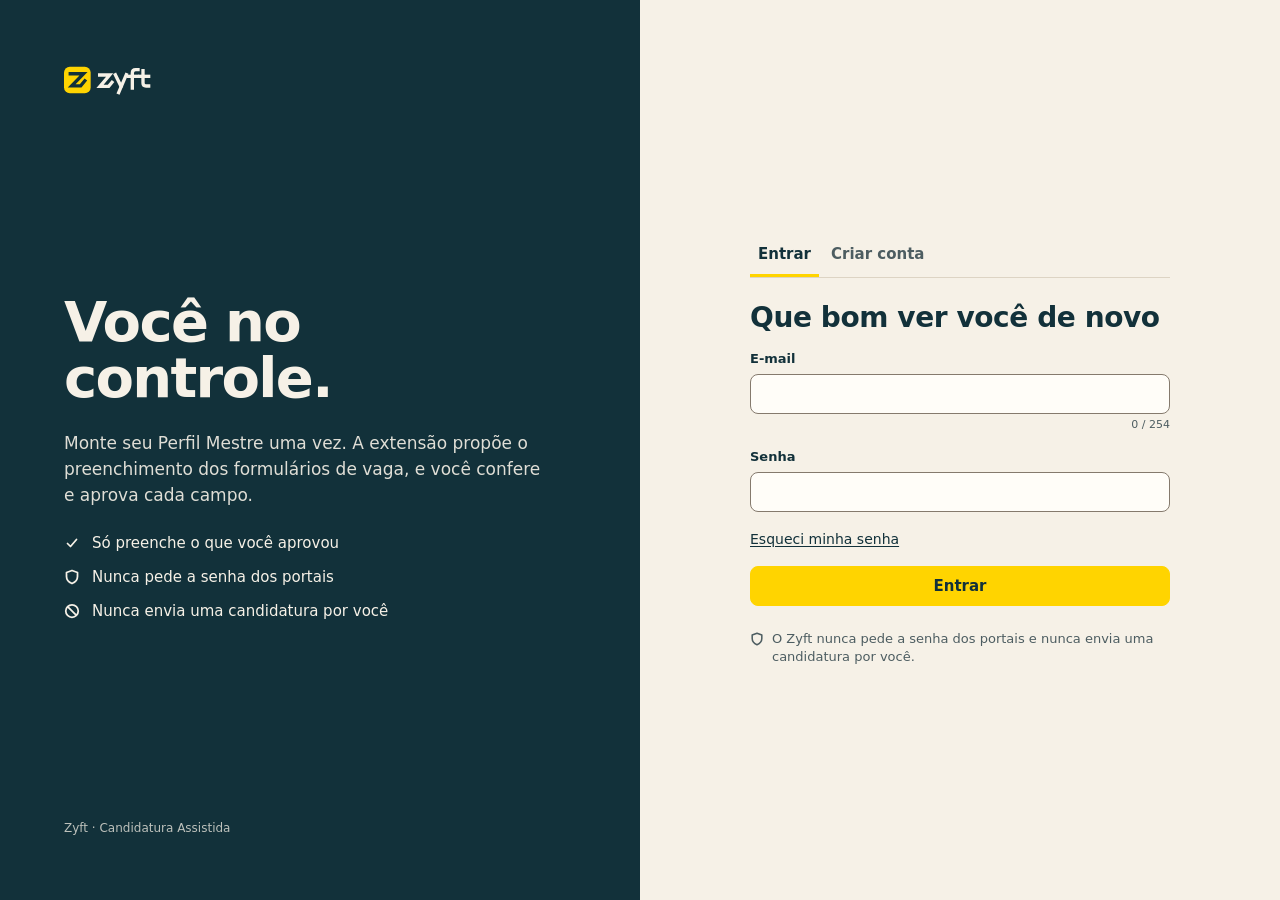
<file: web/index.html>
<!doctype html>
<html lang="pt-BR">
<head>
  <meta charset="utf-8" />
  <meta name="viewport" content="width=device-width, initial-scale=1" />
  <meta name="color-scheme" content="light dark" />
  <meta http-equiv="Content-Security-Policy" content="default-src 'self'; script-src 'self'; style-src 'self' https://fonts.googleapis.com; font-src 'self' https://fonts.gstatic.com; img-src 'self' data: https:; connect-src 'self'; base-uri 'self'; form-action 'self'" />
  <title>Zyft · Candidatura Assistida</title>
  <link rel="icon" type="image/svg+xml" href="assets/zyft-mark.svg" />
  <link rel="preconnect" href="https://fonts.googleapis.com" />
  <link rel="preconnect" href="https://fonts.gstatic.com" crossorigin />
  <link rel="stylesheet" href="https://fonts.googleapis.com/css2?family=Archivo:wght@400;500;600;700;800&family=JetBrains+Mono:wght@500;600&display=swap" />
  <link rel="stylesheet" href="css/tokens.css" />
  <link rel="stylesheet" href="css/components.css" />
  <link rel="stylesheet" href="css/app.css" />
</head>
<body>
  <a class="skip" href="#main">Pular para o conteúdo</a>
  <div class="app" id="app">
    <header class="sidebar" id="sidebar" aria-label="Menu do Zyft" hidden></header>
    <main class="main" id="main" tabindex="-1"></main>
  </div>
  <div id="live" class="sr-only" aria-live="polite" aria-atomic="true"></div>
  <div id="toast" role="status" aria-live="polite"></div>
  <script type="module" src="js/app.js"></script>
</body>
</html>
</file>
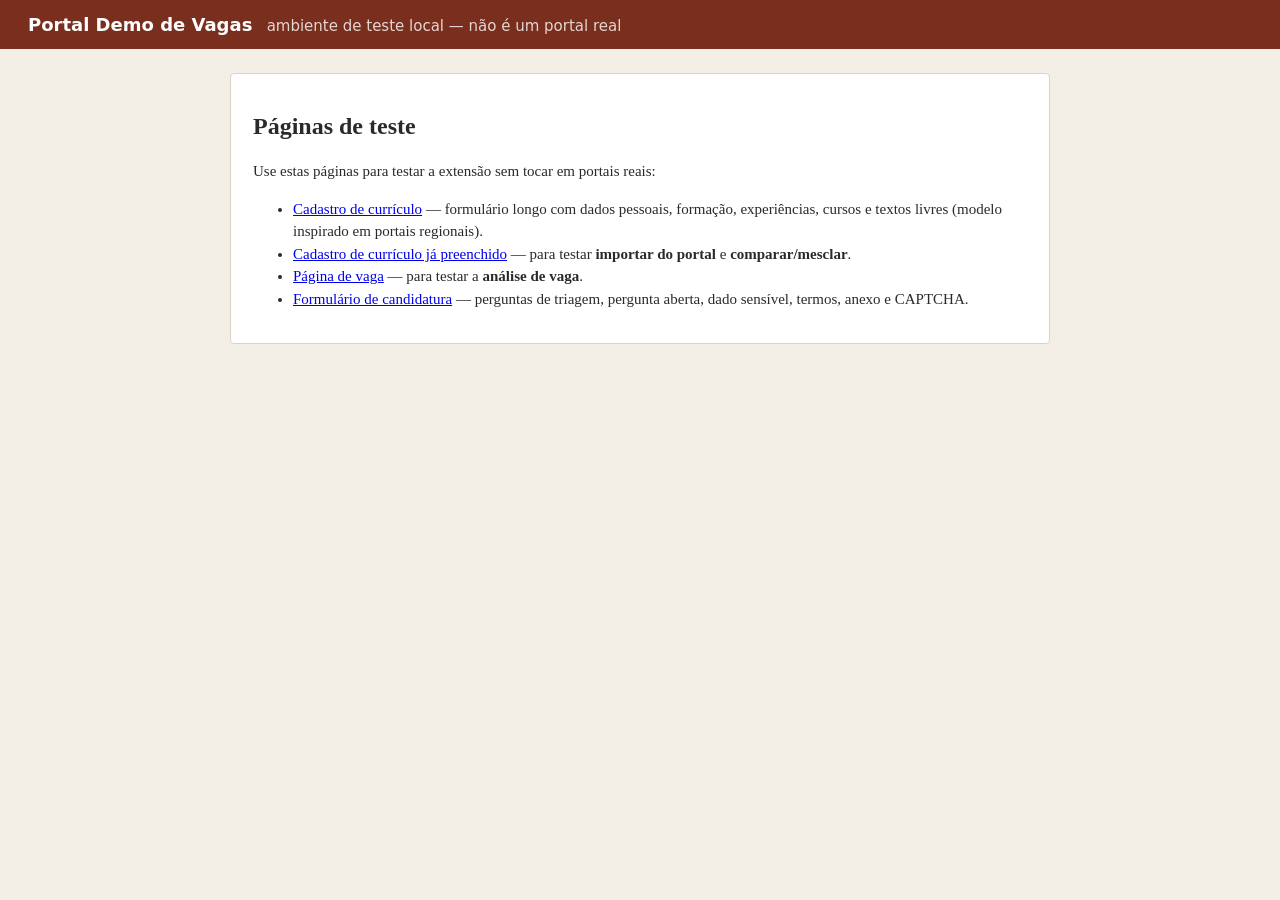
<file: web/demo/index.html>
<!doctype html><html lang="pt-BR"><head><meta charset="utf-8"><meta name="viewport" content="width=device-width,initial-scale=1"><title>Portal Demo de Vagas</title><link rel="stylesheet" href="demo.css"></head>
<body><header>Portal Demo de Vagas <small>ambiente de teste local — não é um portal real</small></header>
<main><div class="box"><h1>Páginas de teste</h1>
<p>Use estas páginas para testar a extensão sem tocar em portais reais:</p>
<ul>
<li><a href="curriculo.html">Cadastro de currículo</a> — formulário longo com dados pessoais, formação, experiências, cursos e textos livres (modelo inspirado em portais regionais).</li>
<li><a href="curriculo.html?preenchido=1">Cadastro de currículo já preenchido</a> — para testar <b>importar do portal</b> e <b>comparar/mesclar</b>.</li>
<li><a href="vaga.html">Página de vaga</a> — para testar a <b>análise de vaga</b>.</li>
<li><a href="candidatura.html">Formulário de candidatura</a> — perguntas de triagem, pergunta aberta, dado sensível, termos, anexo e CAPTCHA.</li>
</ul></div></main></body></html>
</file>
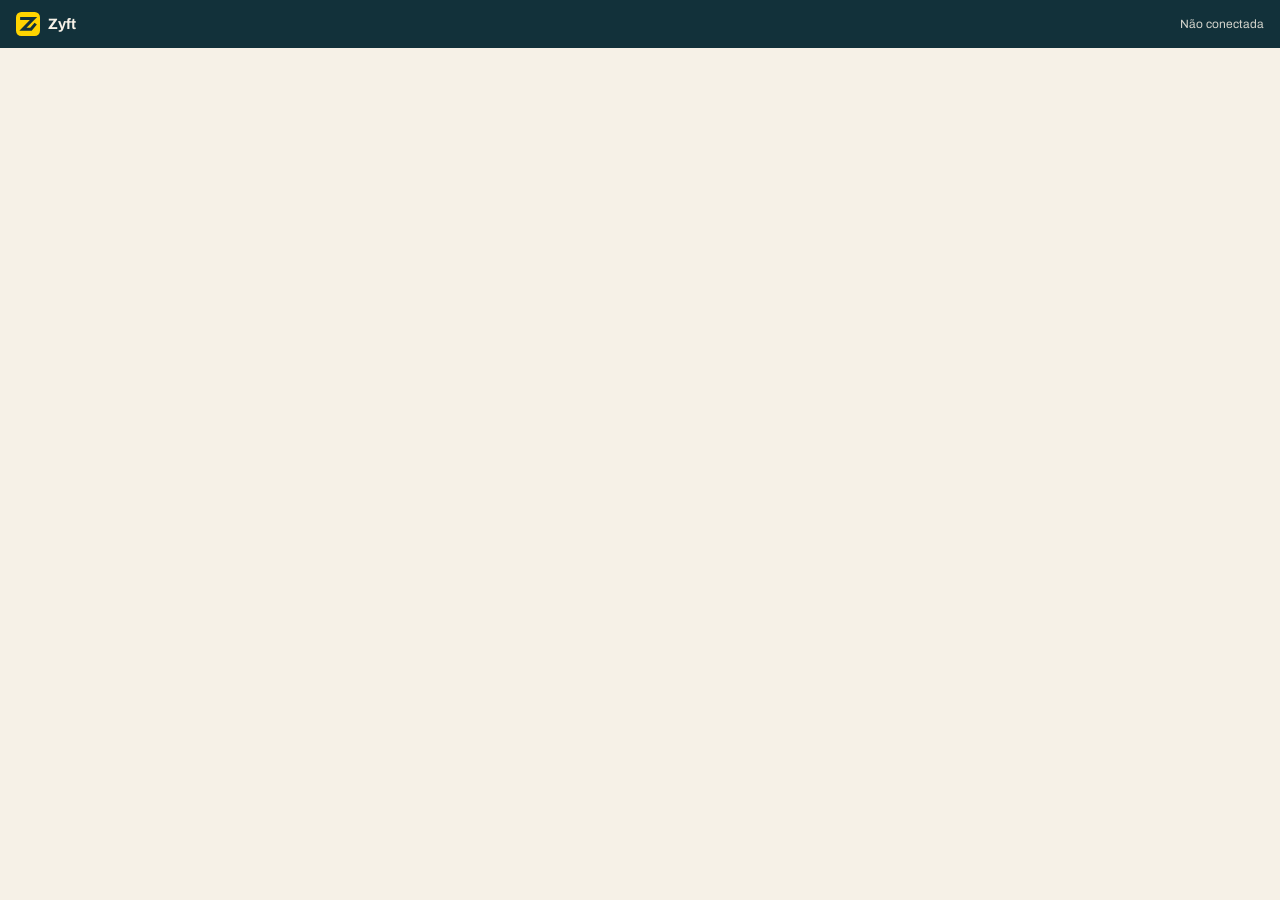
<file: extension/sidepanel.html>
<!doctype html>
<html lang="pt-BR">
<head>
  <meta charset="utf-8" />
  <meta name="viewport" content="width=device-width, initial-scale=1" />
  <title>Zyft — Candidatura Assistida</title>
  <link rel="icon" href="icons/icon-32.png" />
  <link rel="stylesheet" href="sidepanel.css" />
</head>
<body>
  <a class="skip" href="#main">Pular para o conteúdo</a>
  <div class="panel">
    <header class="top">
      <img src="icons/zyft-mark.svg" alt="" width="24" height="24" />
      <b class="top__name">Zyft</b>
      <span id="top-status" class="top__status">Não conectada</span>
      <button id="btn-settings" class="top__btn" type="button" aria-expanded="false" aria-controls="settings" hidden>
        <span class="sr-only">Ajustes</span>
      </button>
    </header>

    <div id="status" class="status" role="status" aria-live="polite"></div>

    <section id="settings" class="settings" hidden aria-label="Ajustes"></section>

    <main id="main" tabindex="-1" class="main">
      <!-- Não conectada (sem API autenticada: nenhum anúncio aqui) -->
      <section id="view-pair" class="view" hidden aria-labelledby="pair-title"></section>
      <!-- Conectada -->
      <section id="view-main" class="view" hidden></section>
    </main>

  </div>
  <script src="sidepanel.js" type="module"></script>
</body>
</html>
</file>
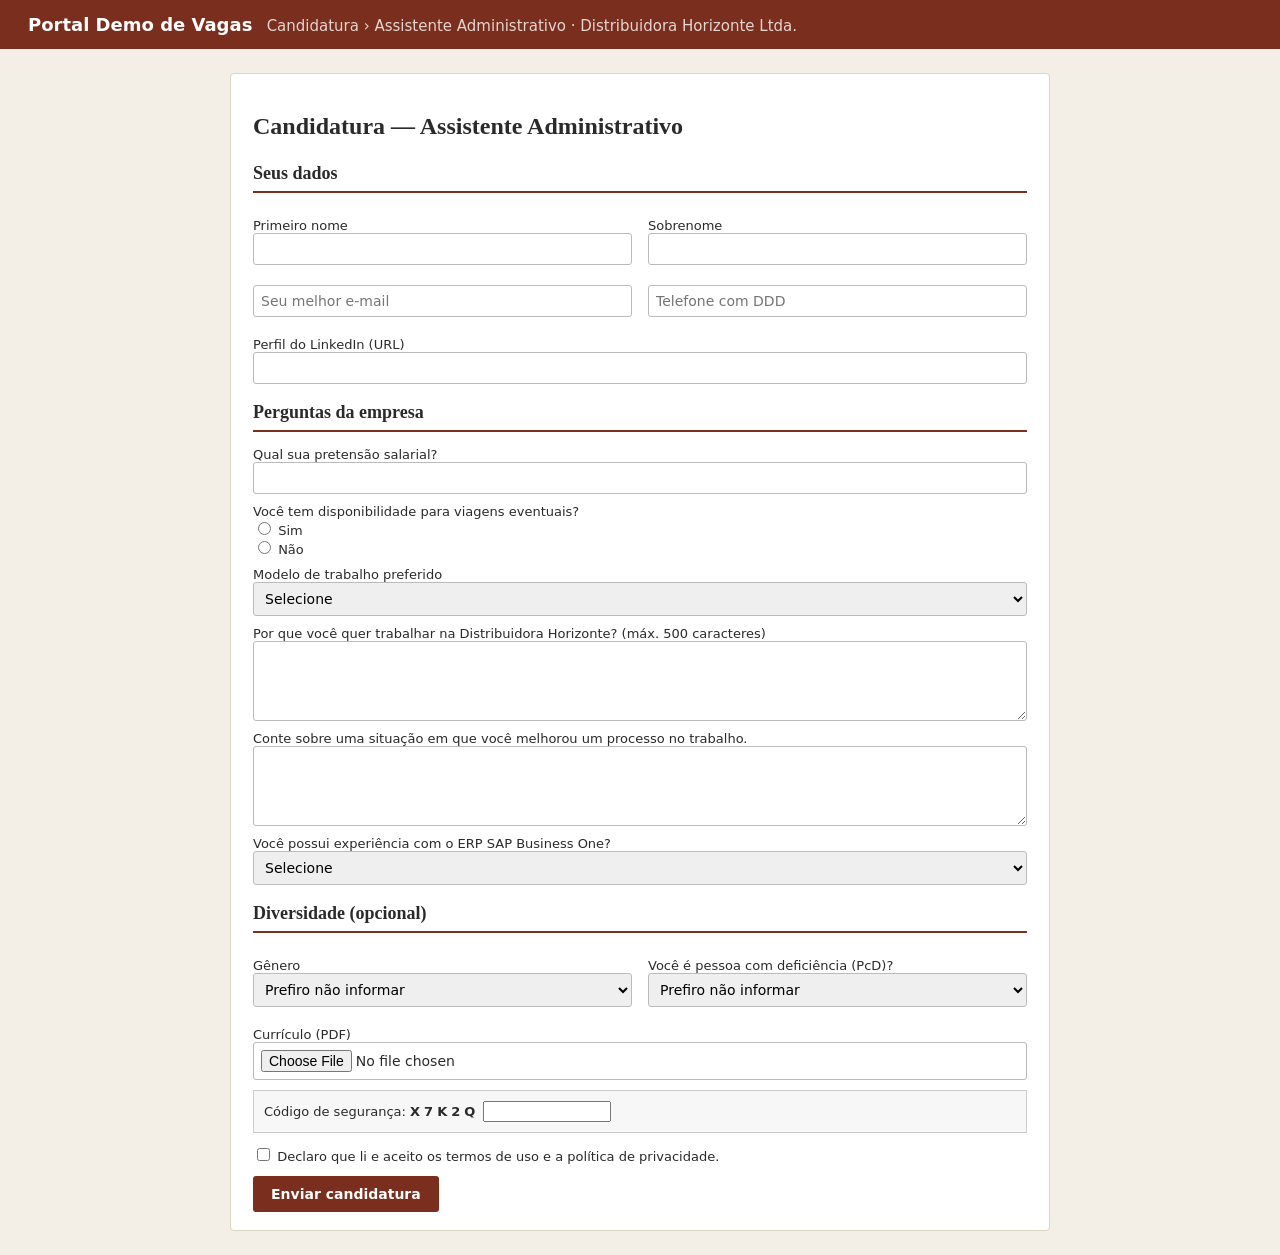
<file: web/demo/candidatura.html>
<!doctype html><html lang="pt-BR"><head><meta charset="utf-8"><meta name="viewport" content="width=device-width,initial-scale=1"><title>Candidatura: Assistente Administrativo — Portal Demo</title><link rel="stylesheet" href="demo.css"></head>
<body><header>Portal Demo de Vagas <small>Candidatura › Assistente Administrativo · Distribuidora Horizonte Ltda.</small></header>
<main><form class="box" id="apply">
<div id="done" class="box ok" hidden><b>Candidatura enviada!</b> Boa sorte. (Nada foi enviado de verdade — página de teste.)</div>
<h1>Candidatura — Assistente Administrativo</h1>
<h2>Seus dados</h2>
<div class="two">
<div class="f"><span>Primeiro nome</span><input id="fn" aria-label="Primeiro nome"></div>
<div class="f"><span>Sobrenome</span><input id="ln" aria-label="Sobrenome"></div>
<div class="f"><input id="em" type="email" maxlength="254" placeholder="Seu melhor e-mail"></div>
<div class="f"><input id="ph" type="tel" maxlength="15" inputmode="numeric" placeholder="Telefone com DDD"></div>
</div>
<label class="f">Perfil do LinkedIn (URL)<input id="li" type="url" maxlength="2048"></label>
<h2>Perguntas da empresa</h2>
<label class="f">Qual sua pretensão salarial?<input id="q_sal"></label>
<div class="f"><span>Você tem disponibilidade para viagens eventuais?</span>
<label><input type="radio" name="q_viagem" value="s"> Sim</label><label><input type="radio" name="q_viagem" value="n"> Não</label></div>
<label class="f">Modelo de trabalho preferido<select id="q_modelo"><option value="">Selecione</option><option>Presencial</option><option>Híbrido</option><option>Remoto</option></select></label>
<label class="f">Por que você quer trabalhar na Distribuidora Horizonte? (máx. 500 caracteres)<textarea id="q_why" maxlength="500" rows="4"></textarea></label>
<label class="f">Conte sobre uma situação em que você melhorou um processo no trabalho.<textarea id="q_proc" maxlength="2000" rows="4"></textarea></label>
<label class="f">Você possui experiência com o ERP SAP Business One?<select id="q_sap"><option value="">Selecione</option><option>Sim</option><option>Não</option></select></label>
<h2>Diversidade (opcional)</h2>
<div class="two">
<label class="f">Gênero<select id="d_gen"><option value="">Prefiro não informar</option><option>Feminino</option><option>Masculino</option><option>Outro</option></select></label>
<label class="f">Você é pessoa com deficiência (PcD)?<select id="d_pcd"><option value="">Prefiro não informar</option><option>Sim</option><option>Não</option></select></label>
</div>
<label class="f">Currículo (PDF)<input id="cvfile" type="file" accept=".pdf"></label>
<div class="captcha">Código de segurança: <b style="letter-spacing:4px">X7K2Q</b> <input id="captcha" maxlength="5" aria-label="Digite o código de segurança" style="width:120px"></div>
<label style="display:block;margin:12px 0;font:13px system-ui"><input type="checkbox" id="terms"> Declaro que li e aceito os termos de uso e a política de privacidade.</label>
<button type="submit">Enviar candidatura</button>
</form></main>
<script>
const phone = document.getElementById('ph');
// Solta o limite só durante a inserção: o maxlength cortaria "+55 44 99999-1111" antes da máscara.
phone.addEventListener('beforeinput', (e) => { if (e.inputType?.startsWith('insert')) phone.maxLength = 40; });
phone.addEventListener('input', () => {
  phone.maxLength = 15;
  const typed = phone.value.trimStart();
  if (/^\+\d{0,2}$/.test(typed)) return; // ainda digitando o código do país
  const all = typed.replace(/\D/g, '');
  const d = (typed.startsWith('+55') ? all.slice(2) : all).slice(0, 11);
  if (!d) phone.value = '';
  else if (d.length <= 2) phone.value = `(${d}`;
  else { const split = d.length > 10 ? 7 : 6; phone.value = d.length <= split ? `(${d.slice(0, 2)}) ${d.slice(2)}` : `(${d.slice(0, 2)}) ${d.slice(2, split)}-${d.slice(split)}`; }
});
</script>
<script>
document.getElementById('apply').addEventListener('submit', (e) => {
  e.preventDefault();
  document.getElementById('done').hidden = true;
  if (document.getElementById('captcha').value.toUpperCase() !== 'X7K2Q') return alert('Código de segurança incorreto.');
  if (!document.getElementById('terms').checked) return alert('Aceite os termos para continuar.');
  document.getElementById('done').hidden = false; window.scrollTo(0, 0);
});
</script>
</body></html>
</file>
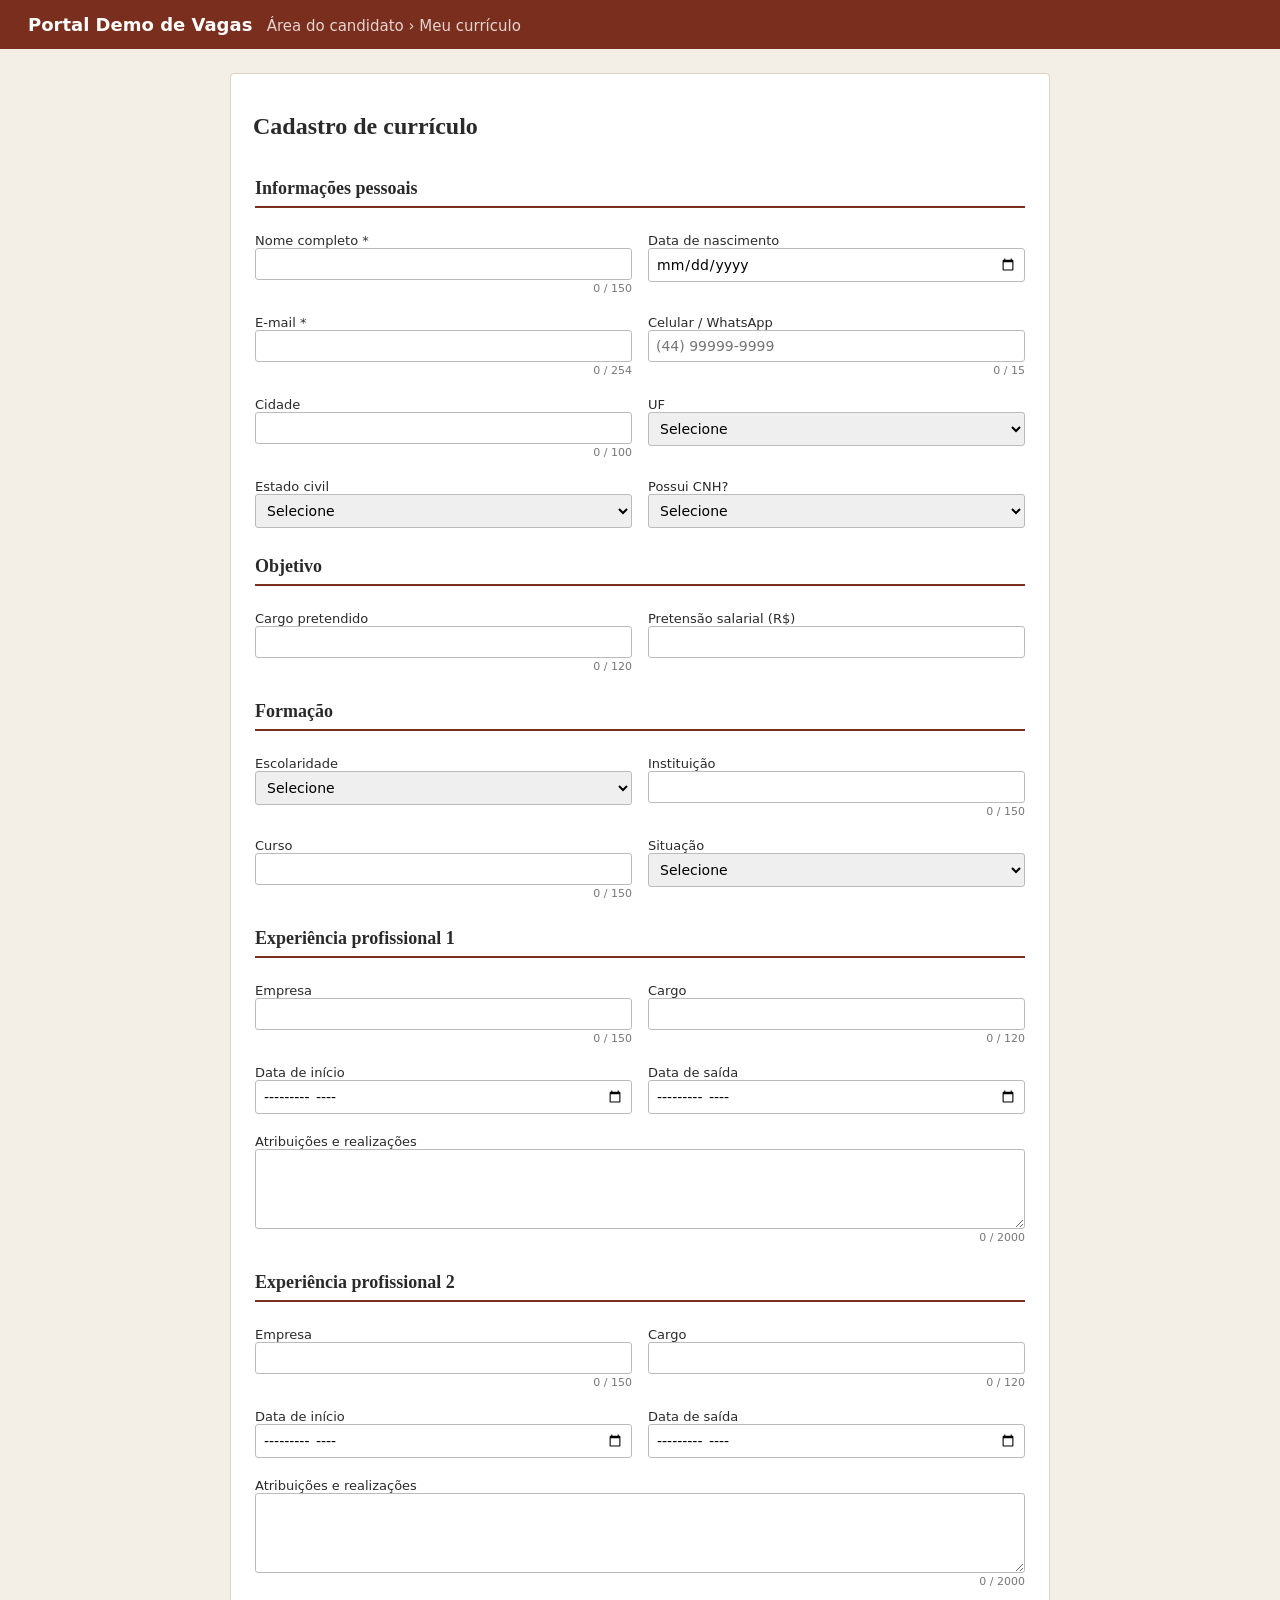
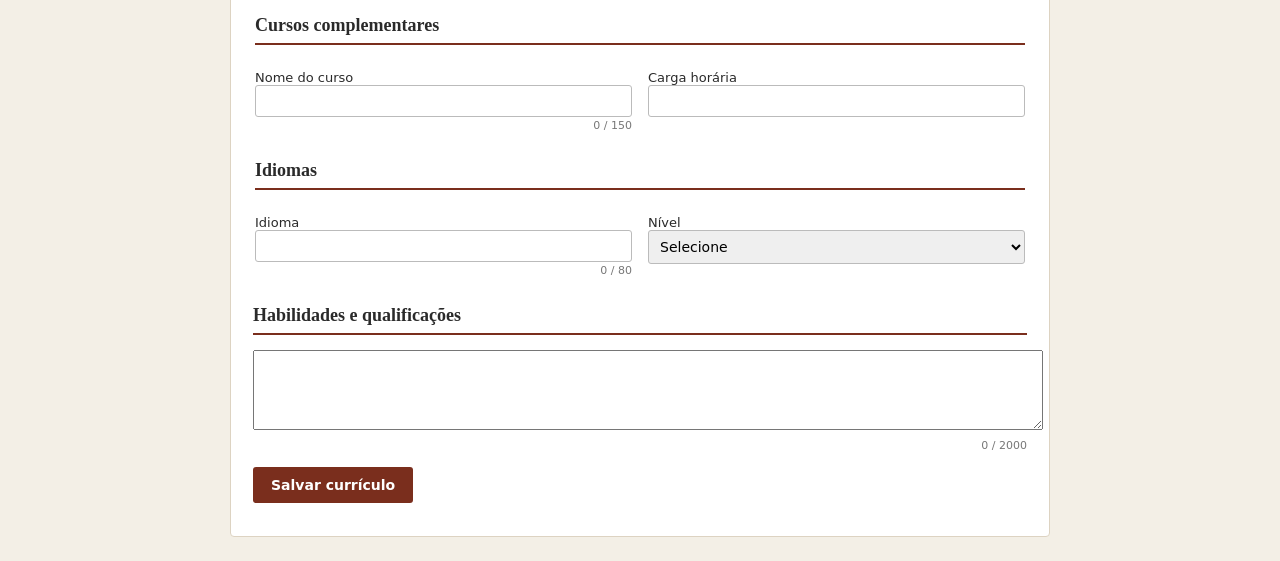
<file: web/demo/curriculo.html>
<!doctype html><html lang="pt-BR"><head><meta charset="utf-8"><meta name="viewport" content="width=device-width,initial-scale=1"><title>Meu currículo — Portal Demo</title><link rel="stylesheet" href="demo.css"></head>
<body><header>Portal Demo de Vagas <small>Área do candidato › Meu currículo</small></header>
<main><form id="cv" class="box" onsubmit="event.preventDefault();document.getElementById('msg').hidden=false;window.scrollTo(0,0)">
<div id="msg" class="box ok" hidden>Currículo salvo com sucesso.</div>
<h1>Cadastro de currículo</h1>
<fieldset style="border:0;padding:0"><h2>Informações pessoais</h2>
<div class="two">
<label class="f">Nome completo *<input name="cand_nome" maxlength="150" required></label>
<label class="f">Data de nascimento<input name="cand_nasc" type="date"></label>
<label class="f">E-mail *<input name="cand_email" type="email" maxlength="254" required></label>
<label class="f">Celular / WhatsApp<input name="cand_cel" placeholder="(44) 99999-9999" maxlength="15" inputmode="numeric"></label>
<label class="f">Cidade<input name="cand_cidade" maxlength="100"></label>
<label class="f">UF<select name="cand_uf"><option value="">Selecione</option><option value="PR">Paraná</option><option value="SP">São Paulo</option><option value="SC">Santa Catarina</option><option value="RS">Rio Grande do Sul</option></select></label>
<label class="f">Estado civil<select name="cand_ec"><option value="">Selecione</option><option>Solteiro(a)</option><option>Casado(a)</option></select></label>
<label class="f">Possui CNH?<select name="cand_cnh"><option value="">Selecione</option><option>Não possuo</option><option>A</option><option>B</option><option>AB</option><option>C</option><option>D</option></select></label>
</div></fieldset>
<fieldset style="border:0;padding:0"><h2>Objetivo</h2>
<div class="two">
<label class="f">Cargo pretendido<input name="obj_cargo" maxlength="120"></label>
<label class="f">Pretensão salarial (R$)<input name="obj_sal"></label>
</div></fieldset>
<fieldset style="border:0;padding:0"><h2>Formação</h2>
<div class="two">
<label class="f">Escolaridade<select name="form[0][nivel]"><option value="">Selecione</option><option>Ensino médio</option><option>Técnico</option><option>Graduação</option><option>Pós-graduação</option></select></label>
<label class="f">Instituição<input name="form[0][inst]" maxlength="150"></label>
<label class="f">Curso<input name="form[0][curso]" maxlength="150"></label>
<label class="f">Situação<select name="form[0][sit]"><option value="">Selecione</option><option>Concluído</option><option>Cursando</option><option>Trancado</option></select></label>
</div></fieldset>
<fieldset style="border:0;padding:0"><h2>Experiência profissional 1</h2>
<div class="two">
<label class="f">Empresa<input name="exp_1_empresa" maxlength="150"></label>
<label class="f">Cargo<input name="exp_1_cargo" maxlength="120"></label>
<label class="f">Data de início<input name="exp_1_inicio" type="month"></label>
<label class="f">Data de saída<input name="exp_1_fim" type="month"></label>
</div>
<label class="f">Atribuições e realizações<textarea name="exp_1_atrib" maxlength="2000" rows="4"></textarea></label>
</fieldset>
<fieldset style="border:0;padding:0"><h2>Experiência profissional 2</h2>
<div class="two">
<label class="f">Empresa<input name="exp_2_empresa" maxlength="150"></label>
<label class="f">Cargo<input name="exp_2_cargo" maxlength="120"></label>
<label class="f">Data de início<input name="exp_2_inicio" type="month"></label>
<label class="f">Data de saída<input name="exp_2_fim" type="month"></label>
</div>
<label class="f">Atribuições e realizações<textarea name="exp_2_atrib" maxlength="2000" rows="4"></textarea></label>
</fieldset>
<fieldset style="border:0;padding:0"><h2>Cursos complementares</h2>
<div class="two">
<label class="f">Nome do curso<input name="curso_nome" maxlength="150"></label>
<label class="f">Carga horária<input name="curso_horas"></label>
</div></fieldset>
<fieldset style="border:0;padding:0"><h2>Idiomas</h2>
<div class="two">
<label class="f">Idioma<input name="idioma_1" maxlength="80"></label>
<label class="f">Nível<select name="idioma_1_nivel"><option value="">Selecione</option><option>Básico</option><option>Intermediário</option><option>Avançado</option><option>Fluente</option></select></label>
</div></fieldset>
<h2>Habilidades e qualificações</h2>
<textarea aria-label="Habilidades e qualificações" name="habilidades" maxlength="2000" rows="4" style="width:100%;font:14px system-ui;padding:7px"></textarea>
<p><button type="submit">Salvar currículo</button></p>
</form></main>
<script>
const maskPhone = (value) => {
  const typed = value.trimStart();
  if (/^\+\d{0,2}$/.test(typed)) return typed; // ainda digitando o código do país
  const all = typed.replace(/\D/g, '');
  const d = (typed.startsWith('+55') ? all.slice(2) : all).slice(0, 11);
  if (!d) return '';
  if (d.length <= 2) return `(${d}`;
  const split = d.length > 10 ? 7 : 6;
  return d.length <= split ? `(${d.slice(0, 2)}) ${d.slice(2)}` : `(${d.slice(0, 2)}) ${d.slice(2, split)}-${d.slice(split)}`;
};
const cel = document.querySelector('[name="cand_cel"]');
// Solta o limite só durante a inserção: o maxlength cortaria "+55 44 99999-1111" antes da máscara.
cel.addEventListener('beforeinput', (e) => { if (e.inputType?.startsWith('insert')) cel.maxLength = 40; });
cel.addEventListener('input', () => { cel.maxLength = 15; cel.value = maskPhone(cel.value); });
const nome = document.querySelector('[name="cand_nome"]');
nome.addEventListener('input', () => { nome.setCustomValidity(nome.value && !nome.value.trim() ? 'Informe seu nome.' : ''); });
document.querySelectorAll('input:not([type="file"]):not([type="checkbox"]), textarea').forEach((control) => {
  const max = control.maxLength > 0 ? control.maxLength : null;
  if (!max) return;
  const counter = document.createElement('span');
  counter.className = 'counter';
  // Fora do <label>: a extensão lê o rótulo pelo texto do label, e o contador não faz parte dele.
  const label = control.closest('label');
  if (label) {
    const wrap = document.createElement('div');
    wrap.className = 'counted';
    label.replaceWith(wrap);
    wrap.append(label, counter);
  } else control.after(counter);
  const update = () => { counter.textContent = `${control.value.length} / ${max}`; };
  control.addEventListener('input', update);
  update();
});
</script>
<script>
if (new URLSearchParams(location.search).has('preenchido')) {
  const v = { cand_nome: 'Ana Paula Souza', cand_email: 'ana.souza@email.com', cand_cel: '(44) 99999-1111', cand_cidade: 'Maringá', cand_uf: 'PR',
    obj_cargo: 'Assistente Administrativo', 'form[0][nivel]': 'Ensino médio', 'form[0][inst]': 'Colégio Estadual Central', exp_1_empresa: 'Empresa X Comércio',
    exp_1_cargo: 'Auxiliar Administrativo', exp_1_inicio: '2021-02', exp_1_fim: '2023-06', exp_1_atrib: 'Atendimento ao cliente e organização de arquivos.' };
  for (const [k, val] of Object.entries(v)) {
    const control = document.querySelector(`[name="${k}"]`);
    control.value = val;
    control.dispatchEvent(new Event('input', { bubbles: true }));
  }
}
</script>
</body></html>
</file>
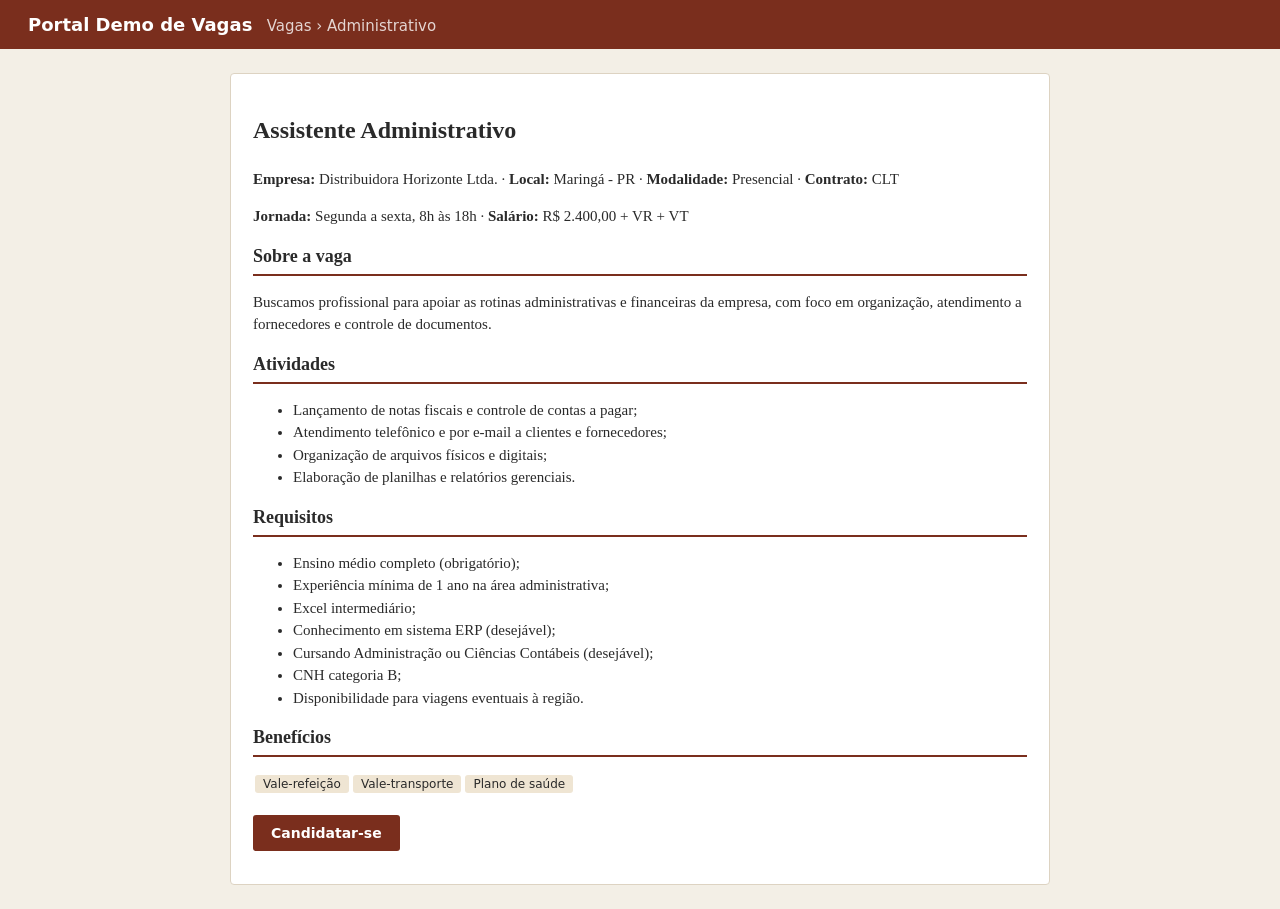
<file: web/demo/vaga.html>
<!doctype html><html lang="pt-BR"><head><meta charset="utf-8"><meta name="viewport" content="width=device-width,initial-scale=1"><title>Assistente Administrativo — Portal Demo</title><link rel="stylesheet" href="demo.css"></head>
<body><header>Portal Demo de Vagas <small>Vagas › Administrativo</small></header>
<main><article class="box">
<h1>Assistente Administrativo</h1>
<p><b>Empresa:</b> Distribuidora Horizonte Ltda. · <b>Local:</b> Maringá - PR · <b>Modalidade:</b> Presencial · <b>Contrato:</b> CLT</p>
<p><b>Jornada:</b> Segunda a sexta, 8h às 18h · <b>Salário:</b> R$ 2.400,00 + VR + VT</p>
<h2>Sobre a vaga</h2>
<p>Buscamos profissional para apoiar as rotinas administrativas e financeiras da empresa, com foco em organização, atendimento a fornecedores e controle de documentos.</p>
<h2>Atividades</h2>
<ul><li>Lançamento de notas fiscais e controle de contas a pagar;</li><li>Atendimento telefônico e por e-mail a clientes e fornecedores;</li><li>Organização de arquivos físicos e digitais;</li><li>Elaboração de planilhas e relatórios gerenciais.</li></ul>
<h2>Requisitos</h2>
<ul><li>Ensino médio completo (obrigatório);</li><li>Experiência mínima de 1 ano na área administrativa;</li><li>Excel intermediário;</li><li>Conhecimento em sistema ERP (desejável);</li><li>Cursando Administração ou Ciências Contábeis (desejável);</li><li>CNH categoria B;</li><li>Disponibilidade para viagens eventuais à região.</li></ul>
<h2>Benefícios</h2><span class="tag">Vale-refeição</span><span class="tag">Vale-transporte</span><span class="tag">Plano de saúde</span>
<p style="margin-top:20px"><a class="btn" href="candidatura.html">Candidatar-se</a></p>
</article></main></body></html>
</file>
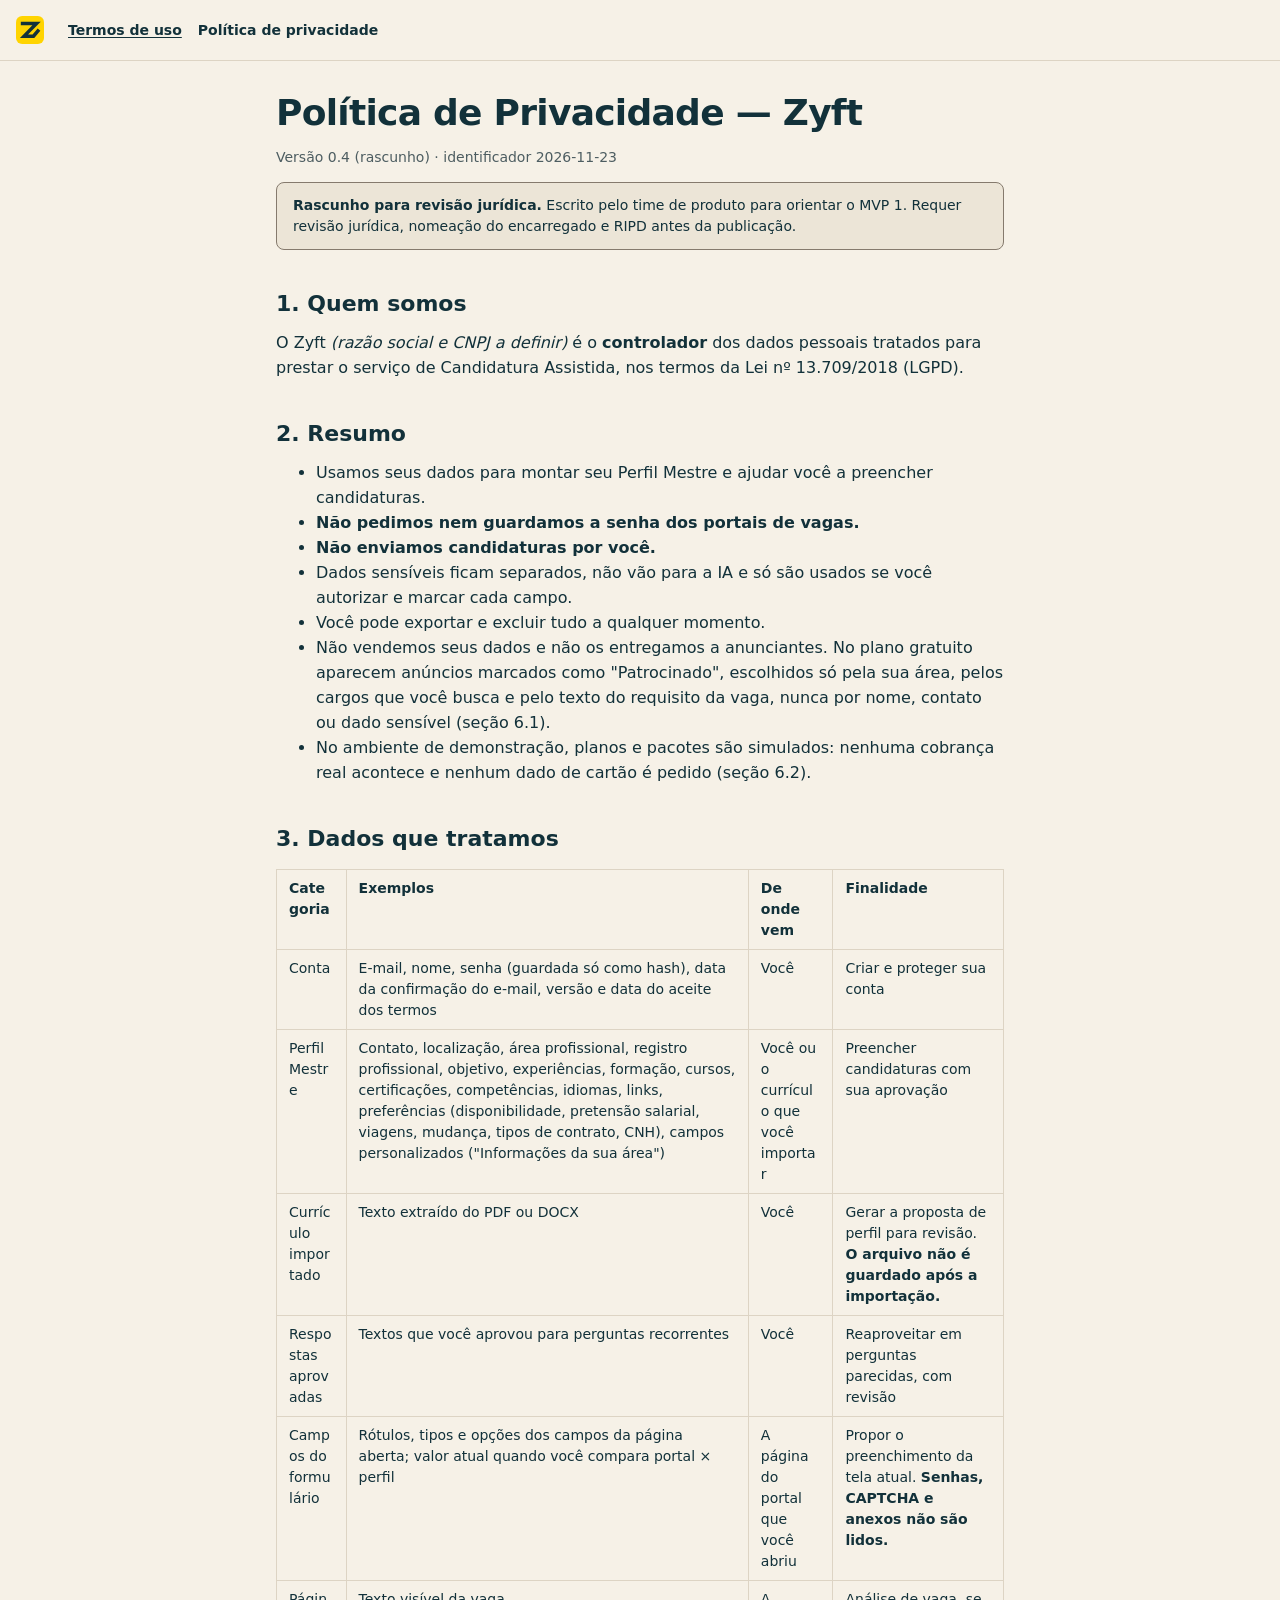
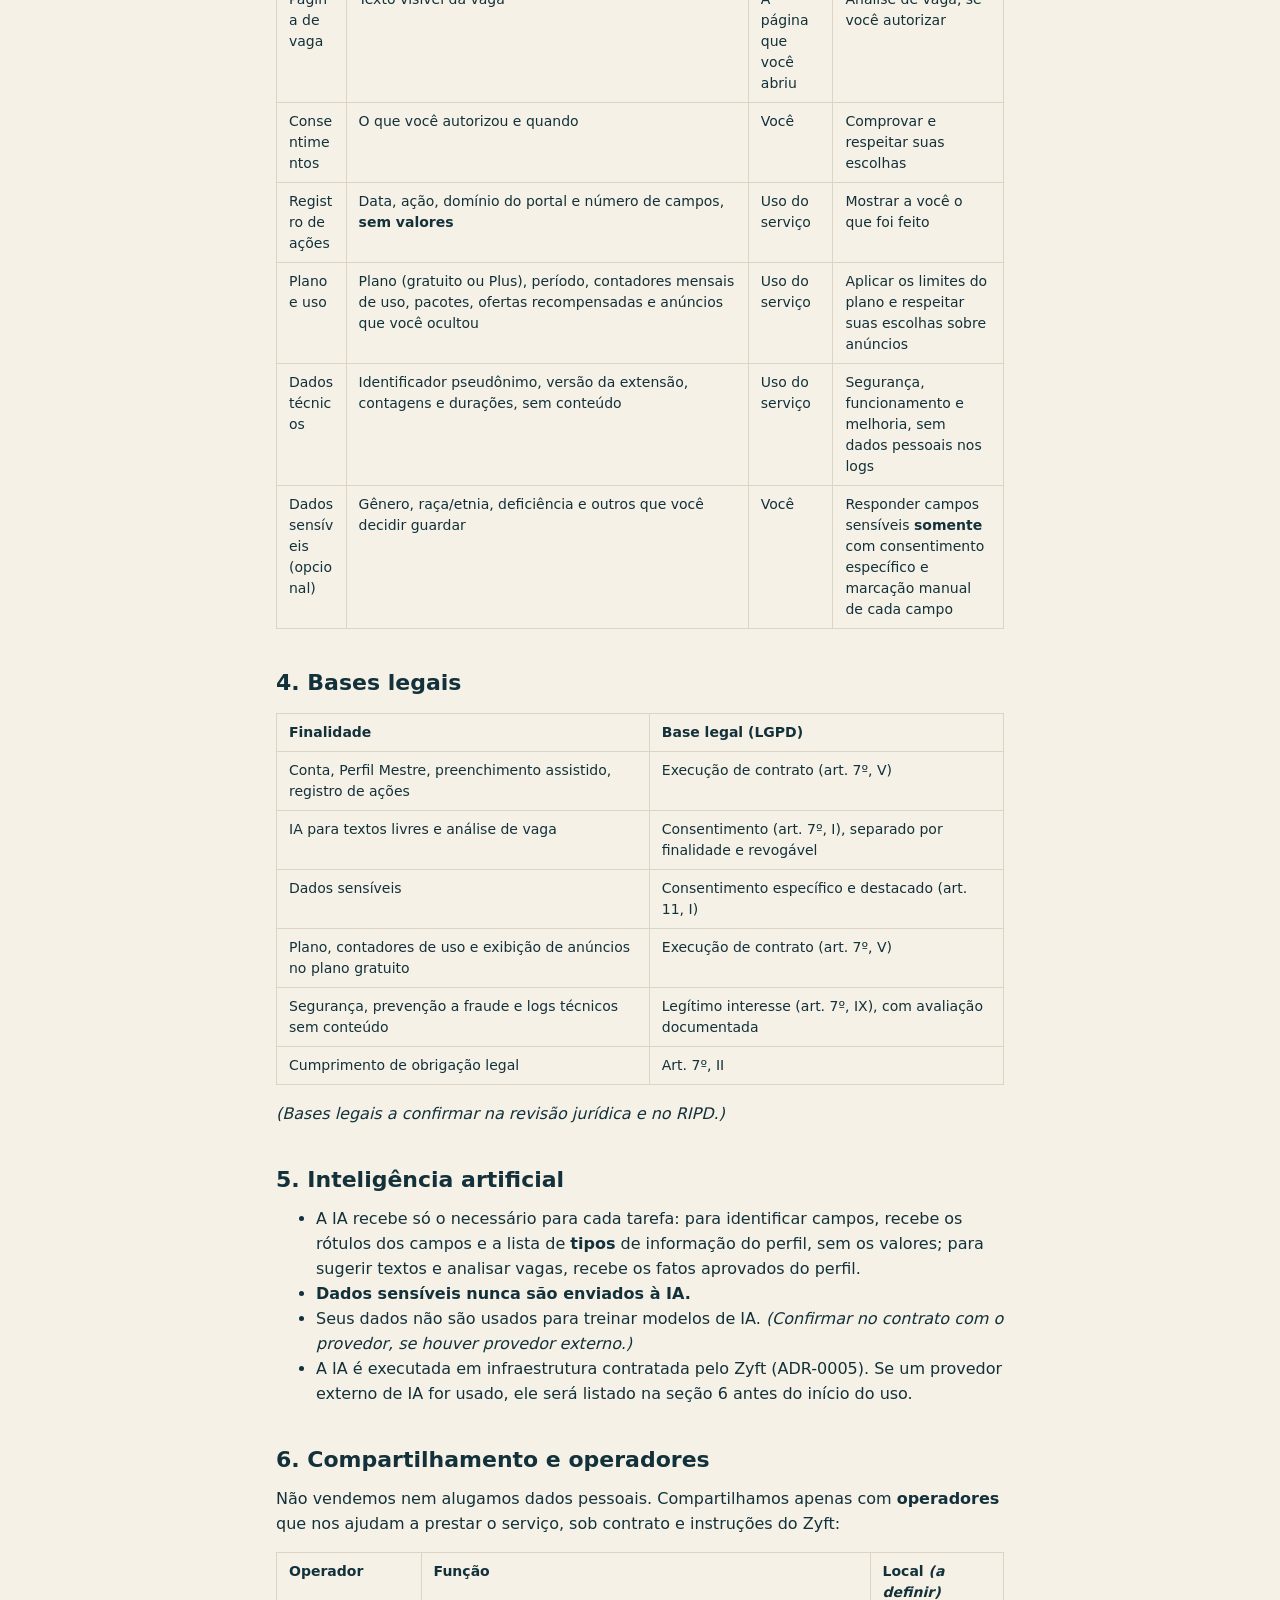
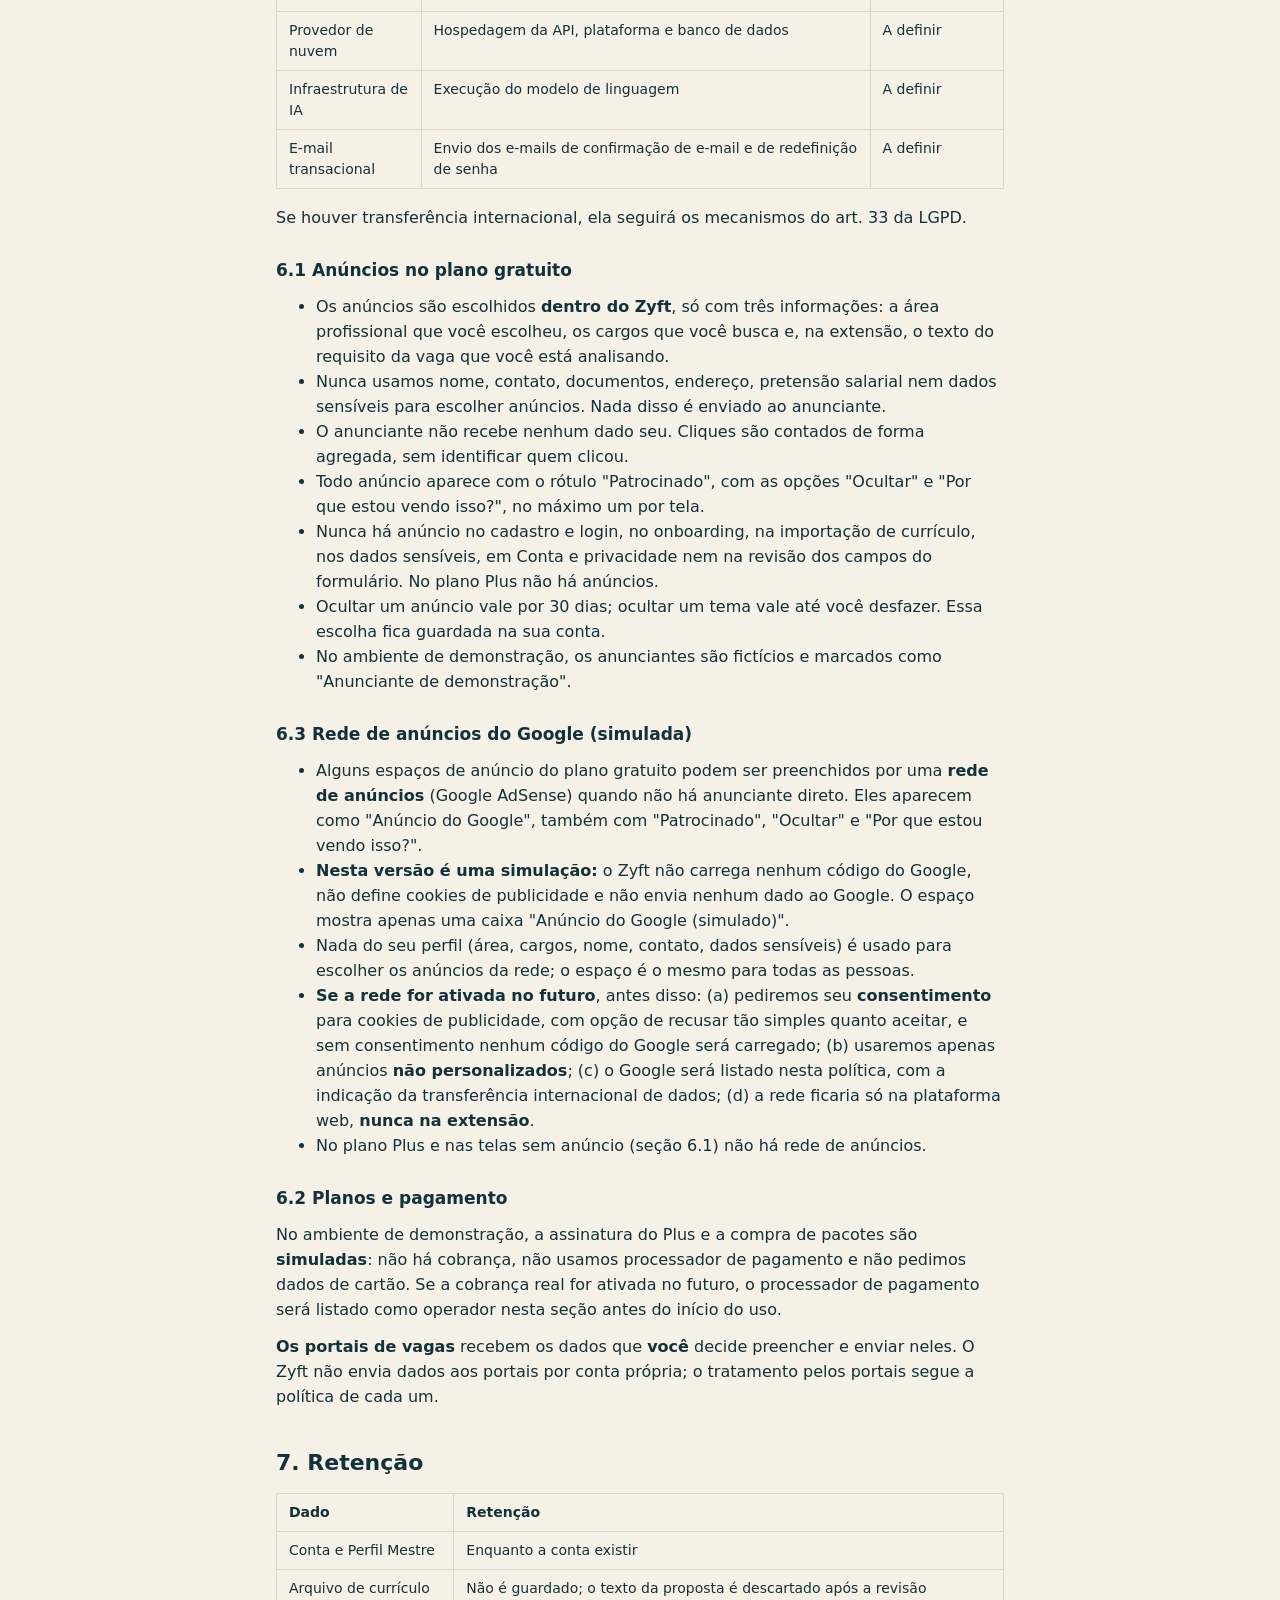
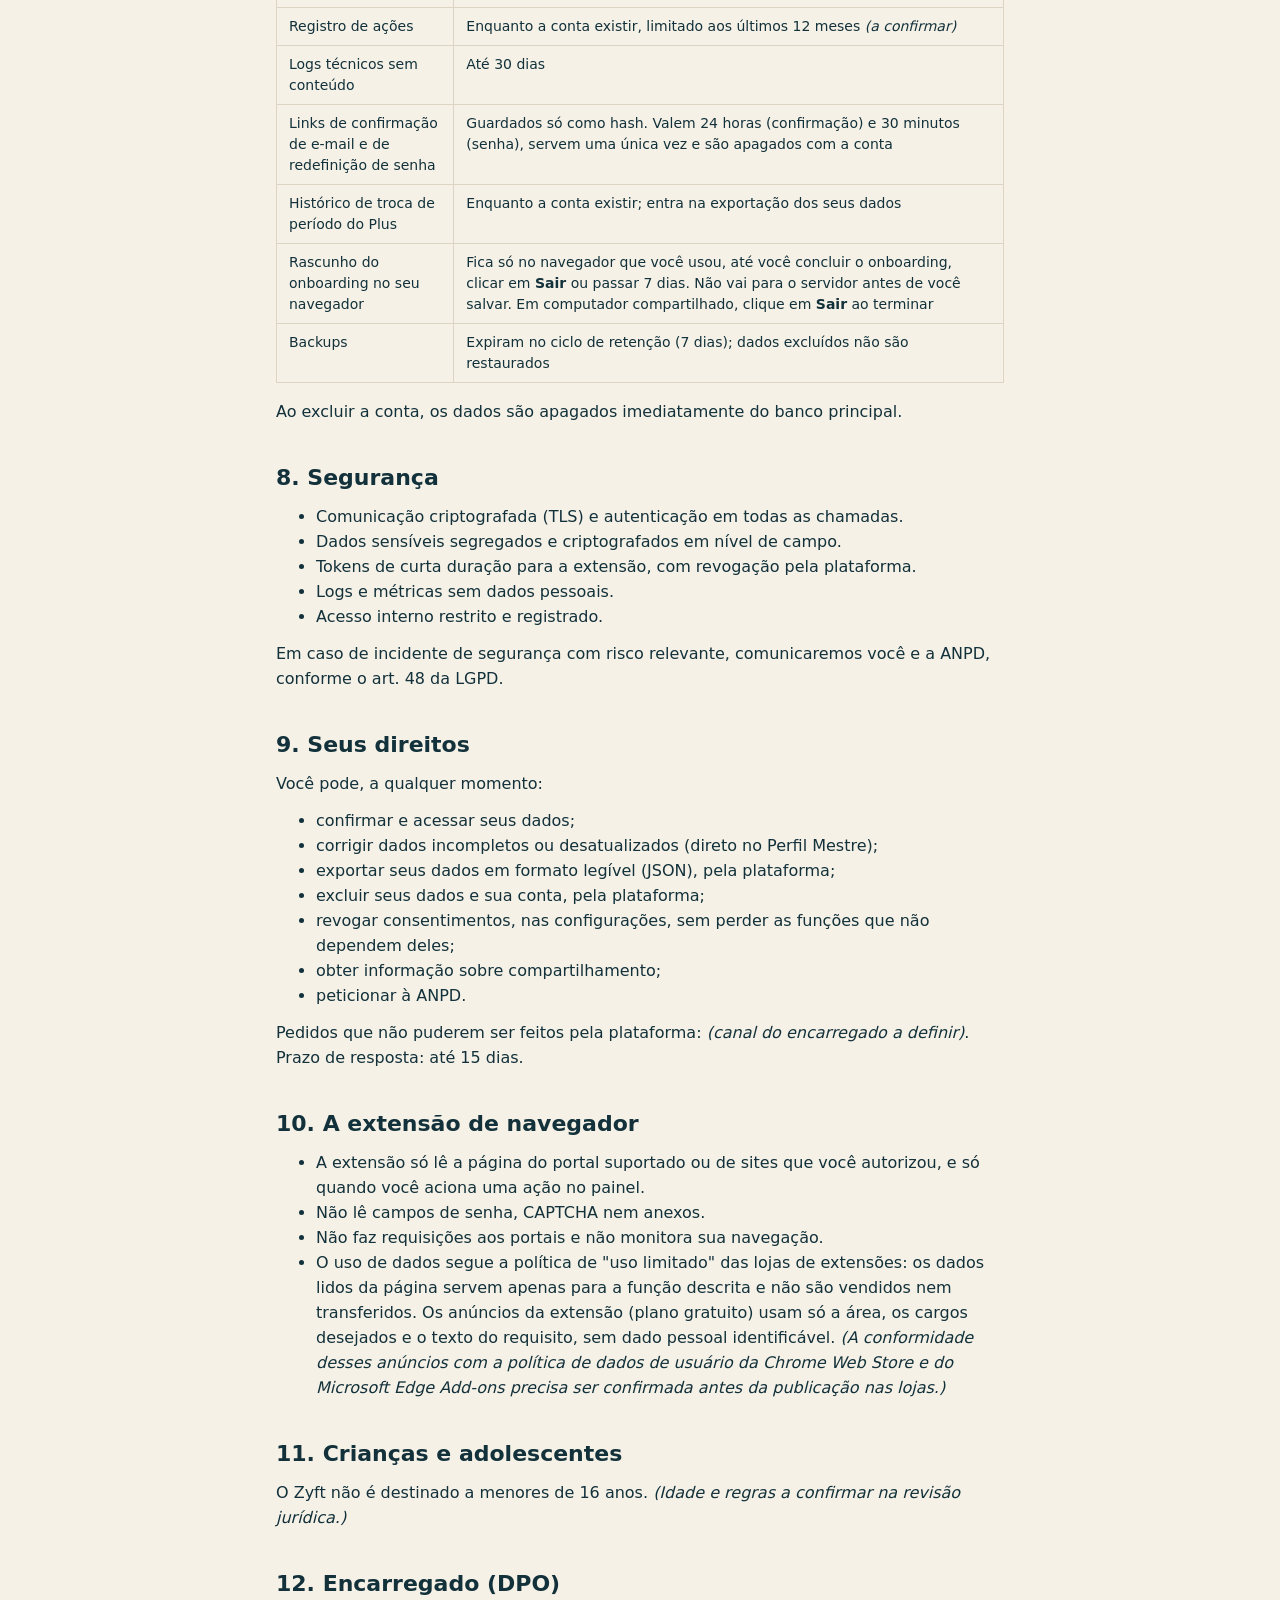
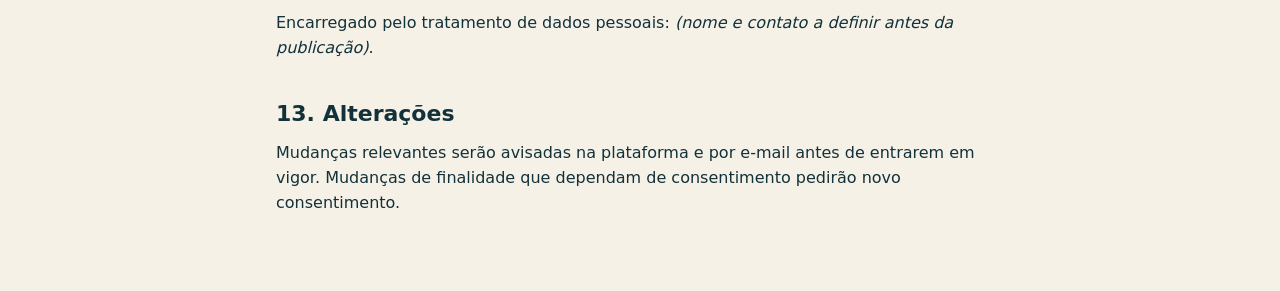
<file: web/legal/privacidade.html>
<!doctype html>
<html lang="pt-BR">
<head>
<meta charset="utf-8">
<meta name="viewport" content="width=device-width, initial-scale=1">
<meta name="color-scheme" content="light dark">
<meta http-equiv="Content-Security-Policy" content="default-src 'none'; style-src 'self'; img-src 'self'; base-uri 'none'; form-action 'none'">
<title>Política de Privacidade · Zyft</title>
<link rel="icon" type="image/svg+xml" href="../assets/zyft-mark.svg">
<link rel="stylesheet" href="../css/tokens.css">
<link rel="stylesheet" href="legal.css">
</head>
<body>
<header class="legal__top"><a href="../index.html"><img src="../assets/zyft-mark.svg" alt="Zyft, voltar para a plataforma" width="28" height="28"></a>
<nav aria-label="Documentos legais"><a href="termos.html">Termos de uso</a> <a href="privacidade.html" aria-current="page">Política de privacidade</a></nav></header>
<main class="legal">
<h1>Política de Privacidade — Zyft</h1>
<p class="legal__meta">Versão 0.4 (rascunho) · identificador 2026-11-23</p>
<p class="legal__draft" role="note"><strong>Rascunho para revisão jurídica.</strong> Escrito pelo time de produto para orientar o MVP 1. Requer revisão jurídica, nomeação do encarregado e RIPD antes da publicação.</p>
<h2 id="1-quem-somos">1. Quem somos</h2>
<p>O Zyft <em>(razão social e CNPJ a definir)</em> é o <strong>controlador</strong> dos dados pessoais tratados para prestar o serviço de Candidatura Assistida, nos termos da Lei nº 13.709/2018 (LGPD).</p>
<h2 id="2-resumo">2. Resumo</h2>
<ul><li>Usamos seus dados para montar seu Perfil Mestre e ajudar você a preencher candidaturas.</li><li><strong>Não pedimos nem guardamos a senha dos portais de vagas.</strong></li><li><strong>Não enviamos candidaturas por você.</strong></li><li>Dados sensíveis ficam separados, não vão para a IA e só são usados se você autorizar e marcar cada campo.</li><li>Você pode exportar e excluir tudo a qualquer momento.</li><li>Não vendemos seus dados e não os entregamos a anunciantes. No plano gratuito aparecem anúncios marcados como "Patrocinado", escolhidos só pela sua área, pelos cargos que você busca e pelo texto do requisito da vaga, nunca por nome, contato ou dado sensível (seção 6.1).</li><li>No ambiente de demonstração, planos e pacotes são simulados: nenhuma cobrança real acontece e nenhum dado de cartão é pedido (seção 6.2).</li></ul>
<h2 id="3-dados-que-tratamos">3. Dados que tratamos</h2>
<div class="legal__table"><table><thead><tr><th scope="col">Categoria</th><th scope="col">Exemplos</th><th scope="col">De onde vem</th><th scope="col">Finalidade</th></tr></thead><tbody><tr><td>Conta</td><td>E-mail, nome, senha (guardada só como hash), data da confirmação do e-mail, versão e data do aceite dos termos</td><td>Você</td><td>Criar e proteger sua conta</td></tr><tr><td>Perfil Mestre</td><td>Contato, localização, área profissional, registro profissional, objetivo, experiências, formação, cursos, certificações, competências, idiomas, links, preferências (disponibilidade, pretensão salarial, viagens, mudança, tipos de contrato, CNH), campos personalizados ("Informações da sua área")</td><td>Você ou o currículo que você importar</td><td>Preencher candidaturas com sua aprovação</td></tr><tr><td>Currículo importado</td><td>Texto extraído do PDF ou DOCX</td><td>Você</td><td>Gerar a proposta de perfil para revisão. <strong>O arquivo não é guardado após a importação.</strong></td></tr><tr><td>Respostas aprovadas</td><td>Textos que você aprovou para perguntas recorrentes</td><td>Você</td><td>Reaproveitar em perguntas parecidas, com revisão</td></tr><tr><td>Campos do formulário</td><td>Rótulos, tipos e opções dos campos da página aberta; valor atual quando você compara portal × perfil</td><td>A página do portal que você abriu</td><td>Propor o preenchimento da tela atual. <strong>Senhas, CAPTCHA e anexos não são lidos.</strong></td></tr><tr><td>Página de vaga</td><td>Texto visível da vaga</td><td>A página que você abriu</td><td>Análise de vaga, se você autorizar</td></tr><tr><td>Consentimentos</td><td>O que você autorizou e quando</td><td>Você</td><td>Comprovar e respeitar suas escolhas</td></tr><tr><td>Registro de ações</td><td>Data, ação, domínio do portal e número de campos, <strong>sem valores</strong></td><td>Uso do serviço</td><td>Mostrar a você o que foi feito</td></tr><tr><td>Plano e uso</td><td>Plano (gratuito ou Plus), período, contadores mensais de uso, pacotes, ofertas recompensadas e anúncios que você ocultou</td><td>Uso do serviço</td><td>Aplicar os limites do plano e respeitar suas escolhas sobre anúncios</td></tr><tr><td>Dados técnicos</td><td>Identificador pseudônimo, versão da extensão, contagens e durações, sem conteúdo</td><td>Uso do serviço</td><td>Segurança, funcionamento e melhoria, sem dados pessoais nos logs</td></tr><tr><td>Dados sensíveis (opcional)</td><td>Gênero, raça/etnia, deficiência e outros que você decidir guardar</td><td>Você</td><td>Responder campos sensíveis <strong>somente</strong> com consentimento específico e marcação manual de cada campo</td></tr></tbody></table></div>
<h2 id="4-bases-legais">4. Bases legais</h2>
<div class="legal__table"><table><thead><tr><th scope="col">Finalidade</th><th scope="col">Base legal (LGPD)</th></tr></thead><tbody><tr><td>Conta, Perfil Mestre, preenchimento assistido, registro de ações</td><td>Execução de contrato (art. 7º, V)</td></tr><tr><td>IA para textos livres e análise de vaga</td><td>Consentimento (art. 7º, I), separado por finalidade e revogável</td></tr><tr><td>Dados sensíveis</td><td>Consentimento específico e destacado (art. 11, I)</td></tr><tr><td>Plano, contadores de uso e exibição de anúncios no plano gratuito</td><td>Execução de contrato (art. 7º, V)</td></tr><tr><td>Segurança, prevenção a fraude e logs técnicos sem conteúdo</td><td>Legítimo interesse (art. 7º, IX), com avaliação documentada</td></tr><tr><td>Cumprimento de obrigação legal</td><td>Art. 7º, II</td></tr></tbody></table></div>
<p><em>(Bases legais a confirmar na revisão jurídica e no RIPD.)</em></p>
<h2 id="5-inteligência-artificial">5. Inteligência artificial</h2>
<ul><li>A IA recebe só o necessário para cada tarefa: para identificar campos, recebe os rótulos dos campos e a lista de <strong>tipos</strong> de informação do perfil, sem os valores; para sugerir textos e analisar vagas, recebe os fatos aprovados do perfil.</li><li><strong>Dados sensíveis nunca são enviados à IA.</strong></li><li>Seus dados não são usados para treinar modelos de IA. <em>(Confirmar no contrato com o provedor, se houver provedor externo.)</em></li><li>A IA é executada em infraestrutura contratada pelo Zyft (ADR-0005). Se um provedor externo de IA for usado, ele será listado na seção 6 antes do início do uso.</li></ul>
<h2 id="6-compartilhamento-e-operadores">6. Compartilhamento e operadores</h2>
<p>Não vendemos nem alugamos dados pessoais. Compartilhamos apenas com <strong>operadores</strong> que nos ajudam a prestar o serviço, sob contrato e instruções do Zyft:</p>
<div class="legal__table"><table><thead><tr><th scope="col">Operador</th><th scope="col">Função</th><th scope="col">Local <em>(a definir)</em></th></tr></thead><tbody><tr><td>Provedor de nuvem</td><td>Hospedagem da API, plataforma e banco de dados</td><td>A definir</td></tr><tr><td>Infraestrutura de IA</td><td>Execução do modelo de linguagem</td><td>A definir</td></tr><tr><td>E-mail transacional</td><td>Envio dos e-mails de confirmação de e-mail e de redefinição de senha</td><td>A definir</td></tr></tbody></table></div>
<p>Se houver transferência internacional, ela seguirá os mecanismos do art. 33 da LGPD.</p>
<h3 id="61-anúncios-no-plano-gratuito">6.1 Anúncios no plano gratuito</h3>
<ul><li>Os anúncios são escolhidos <strong>dentro do Zyft</strong>, só com três informações: a área profissional que você escolheu, os cargos que você busca e, na extensão, o texto do requisito da vaga que você está analisando.</li><li>Nunca usamos nome, contato, documentos, endereço, pretensão salarial nem dados sensíveis para escolher anúncios. Nada disso é enviado ao anunciante.</li><li>O anunciante não recebe nenhum dado seu. Cliques são contados de forma agregada, sem identificar quem clicou.</li><li>Todo anúncio aparece com o rótulo "Patrocinado", com as opções "Ocultar" e "Por que estou vendo isso?", no máximo um por tela.</li><li>Nunca há anúncio no cadastro e login, no onboarding, na importação de currículo, nos dados sensíveis, em Conta e privacidade nem na revisão dos campos do formulário. No plano Plus não há anúncios.</li><li>Ocultar um anúncio vale por 30 dias; ocultar um tema vale até você desfazer. Essa escolha fica guardada na sua conta.</li><li>No ambiente de demonstração, os anunciantes são fictícios e marcados como "Anunciante de demonstração".</li></ul>
<h3 id="63-rede-de-anúncios-do-google-simulada">6.3 Rede de anúncios do Google (simulada)</h3>
<ul><li>Alguns espaços de anúncio do plano gratuito podem ser preenchidos por uma <strong>rede de anúncios</strong> (Google AdSense) quando não há anunciante direto. Eles aparecem como "Anúncio do Google", também com "Patrocinado", "Ocultar" e "Por que estou vendo isso?".</li><li><strong>Nesta versão é uma simulação:</strong> o Zyft não carrega nenhum código do Google, não define cookies de publicidade e não envia nenhum dado ao Google. O espaço mostra apenas uma caixa "Anúncio do Google (simulado)".</li><li>Nada do seu perfil (área, cargos, nome, contato, dados sensíveis) é usado para escolher os anúncios da rede; o espaço é o mesmo para todas as pessoas.</li><li><strong>Se a rede for ativada no futuro</strong>, antes disso: (a) pediremos seu <strong>consentimento</strong> para cookies de publicidade, com opção de recusar tão simples quanto aceitar, e sem consentimento nenhum código do Google será carregado; (b) usaremos apenas anúncios <strong>não personalizados</strong>; (c) o Google será listado nesta política, com a indicação da transferência internacional de dados; (d) a rede ficaria só na plataforma web, <strong>nunca na extensão</strong>.</li><li>No plano Plus e nas telas sem anúncio (seção 6.1) não há rede de anúncios.</li></ul>
<h3 id="62-planos-e-pagamento">6.2 Planos e pagamento</h3>
<p>No ambiente de demonstração, a assinatura do Plus e a compra de pacotes são <strong>simuladas</strong>: não há cobrança, não usamos processador de pagamento e não pedimos dados de cartão. Se a cobrança real for ativada no futuro, o processador de pagamento será listado como operador nesta seção antes do início do uso.</p>
<p><strong>Os portais de vagas</strong> recebem os dados que <strong>você</strong> decide preencher e enviar neles. O Zyft não envia dados aos portais por conta própria; o tratamento pelos portais segue a política de cada um.</p>
<h2 id="7-retenção">7. Retenção</h2>
<div class="legal__table"><table><thead><tr><th scope="col">Dado</th><th scope="col">Retenção</th></tr></thead><tbody><tr><td>Conta e Perfil Mestre</td><td>Enquanto a conta existir</td></tr><tr><td>Arquivo de currículo</td><td>Não é guardado; o texto da proposta é descartado após a revisão</td></tr><tr><td>Registro de ações</td><td>Enquanto a conta existir, limitado aos últimos 12 meses <em>(a confirmar)</em></td></tr><tr><td>Logs técnicos sem conteúdo</td><td>Até 30 dias</td></tr><tr><td>Links de confirmação de e-mail e de redefinição de senha</td><td>Guardados só como hash. Valem 24 horas (confirmação) e 30 minutos (senha), servem uma única vez e são apagados com a conta</td></tr><tr><td>Histórico de troca de período do Plus</td><td>Enquanto a conta existir; entra na exportação dos seus dados</td></tr><tr><td>Rascunho do onboarding no seu navegador</td><td>Fica só no navegador que você usou, até você concluir o onboarding, clicar em <strong>Sair</strong> ou passar 7 dias. Não vai para o servidor antes de você salvar. Em computador compartilhado, clique em <strong>Sair</strong> ao terminar</td></tr><tr><td>Backups</td><td>Expiram no ciclo de retenção (7 dias); dados excluídos não são restaurados</td></tr></tbody></table></div>
<p>Ao excluir a conta, os dados são apagados imediatamente do banco principal.</p>
<h2 id="8-segurança">8. Segurança</h2>
<ul><li>Comunicação criptografada (TLS) e autenticação em todas as chamadas.</li><li>Dados sensíveis segregados e criptografados em nível de campo.</li><li>Tokens de curta duração para a extensão, com revogação pela plataforma.</li><li>Logs e métricas sem dados pessoais.</li><li>Acesso interno restrito e registrado.</li></ul>
<p>Em caso de incidente de segurança com risco relevante, comunicaremos você e a ANPD, conforme o art. 48 da LGPD.</p>
<h2 id="9-seus-direitos">9. Seus direitos</h2>
<p>Você pode, a qualquer momento:</p>
<ul><li>confirmar e acessar seus dados;</li><li>corrigir dados incompletos ou desatualizados (direto no Perfil Mestre);</li><li>exportar seus dados em formato legível (JSON), pela plataforma;</li><li>excluir seus dados e sua conta, pela plataforma;</li><li>revogar consentimentos, nas configurações, sem perder as funções que não dependem deles;</li><li>obter informação sobre compartilhamento;</li><li>peticionar à ANPD.</li></ul>
<p>Pedidos que não puderem ser feitos pela plataforma: <em>(canal do encarregado a definir)</em>. Prazo de resposta: até 15 dias.</p>
<h2 id="10-a-extensão-de-navegador">10. A extensão de navegador</h2>
<ul><li>A extensão só lê a página do portal suportado ou de sites que você autorizou, e só quando você aciona uma ação no painel.</li><li>Não lê campos de senha, CAPTCHA nem anexos.</li><li>Não faz requisições aos portais e não monitora sua navegação.</li><li>O uso de dados segue a política de "uso limitado" das lojas de extensões: os dados lidos da página servem apenas para a função descrita e não são vendidos nem transferidos. Os anúncios da extensão (plano gratuito) usam só a área, os cargos desejados e o texto do requisito, sem dado pessoal identificável. <em>(A conformidade desses anúncios com a política de dados de usuário da Chrome Web Store e do Microsoft Edge Add-ons precisa ser confirmada antes da publicação nas lojas.)</em></li></ul>
<h2 id="11-crianças-e-adolescentes">11. Crianças e adolescentes</h2>
<p>O Zyft não é destinado a menores de 16 anos. <em>(Idade e regras a confirmar na revisão jurídica.)</em></p>
<h2 id="12-encarregado-dpo">12. Encarregado (DPO)</h2>
<p>Encarregado pelo tratamento de dados pessoais: <em>(nome e contato a definir antes da publicação)</em>.</p>
<h2 id="13-alterações">13. Alterações</h2>
<p>Mudanças relevantes serão avisadas na plataforma e por e-mail antes de entrarem em vigor. Mudanças de finalidade que dependam de consentimento pedirão novo consentimento.</p>
</main>
</body>
</html>
</file>
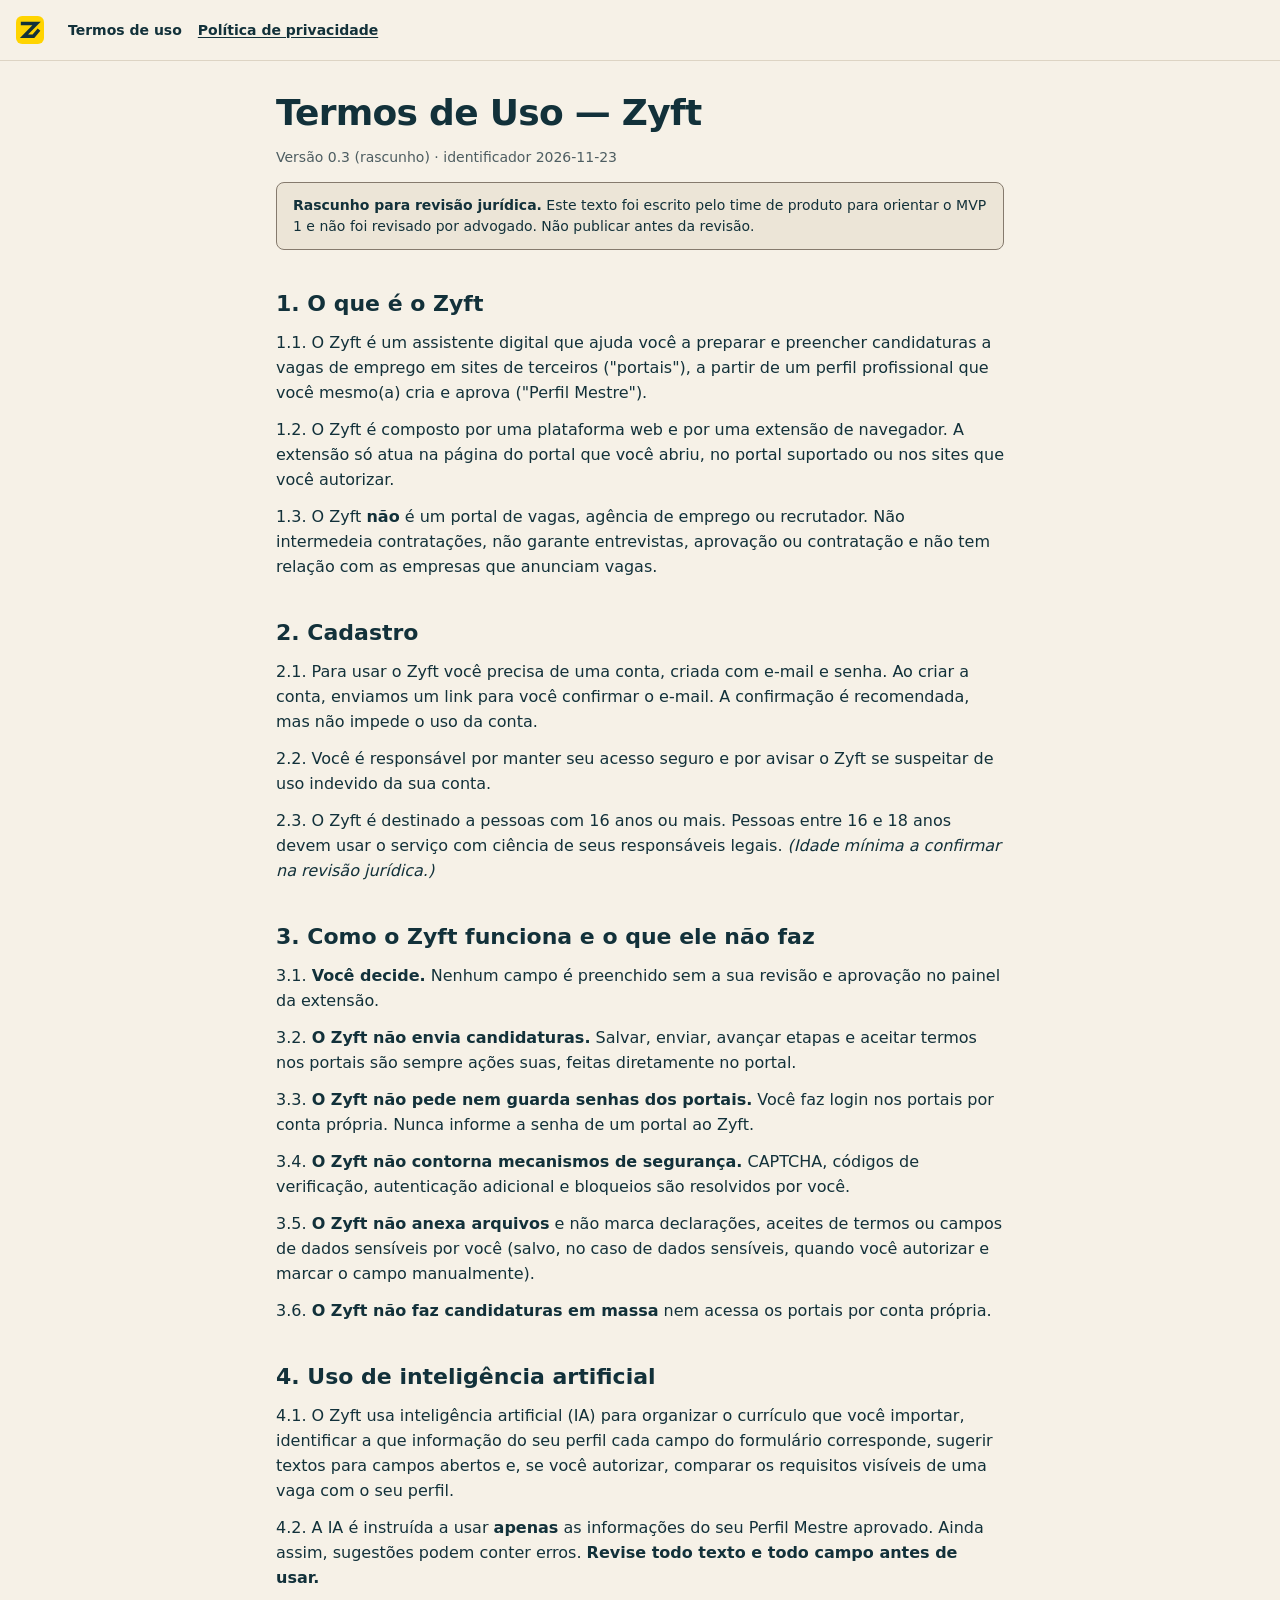
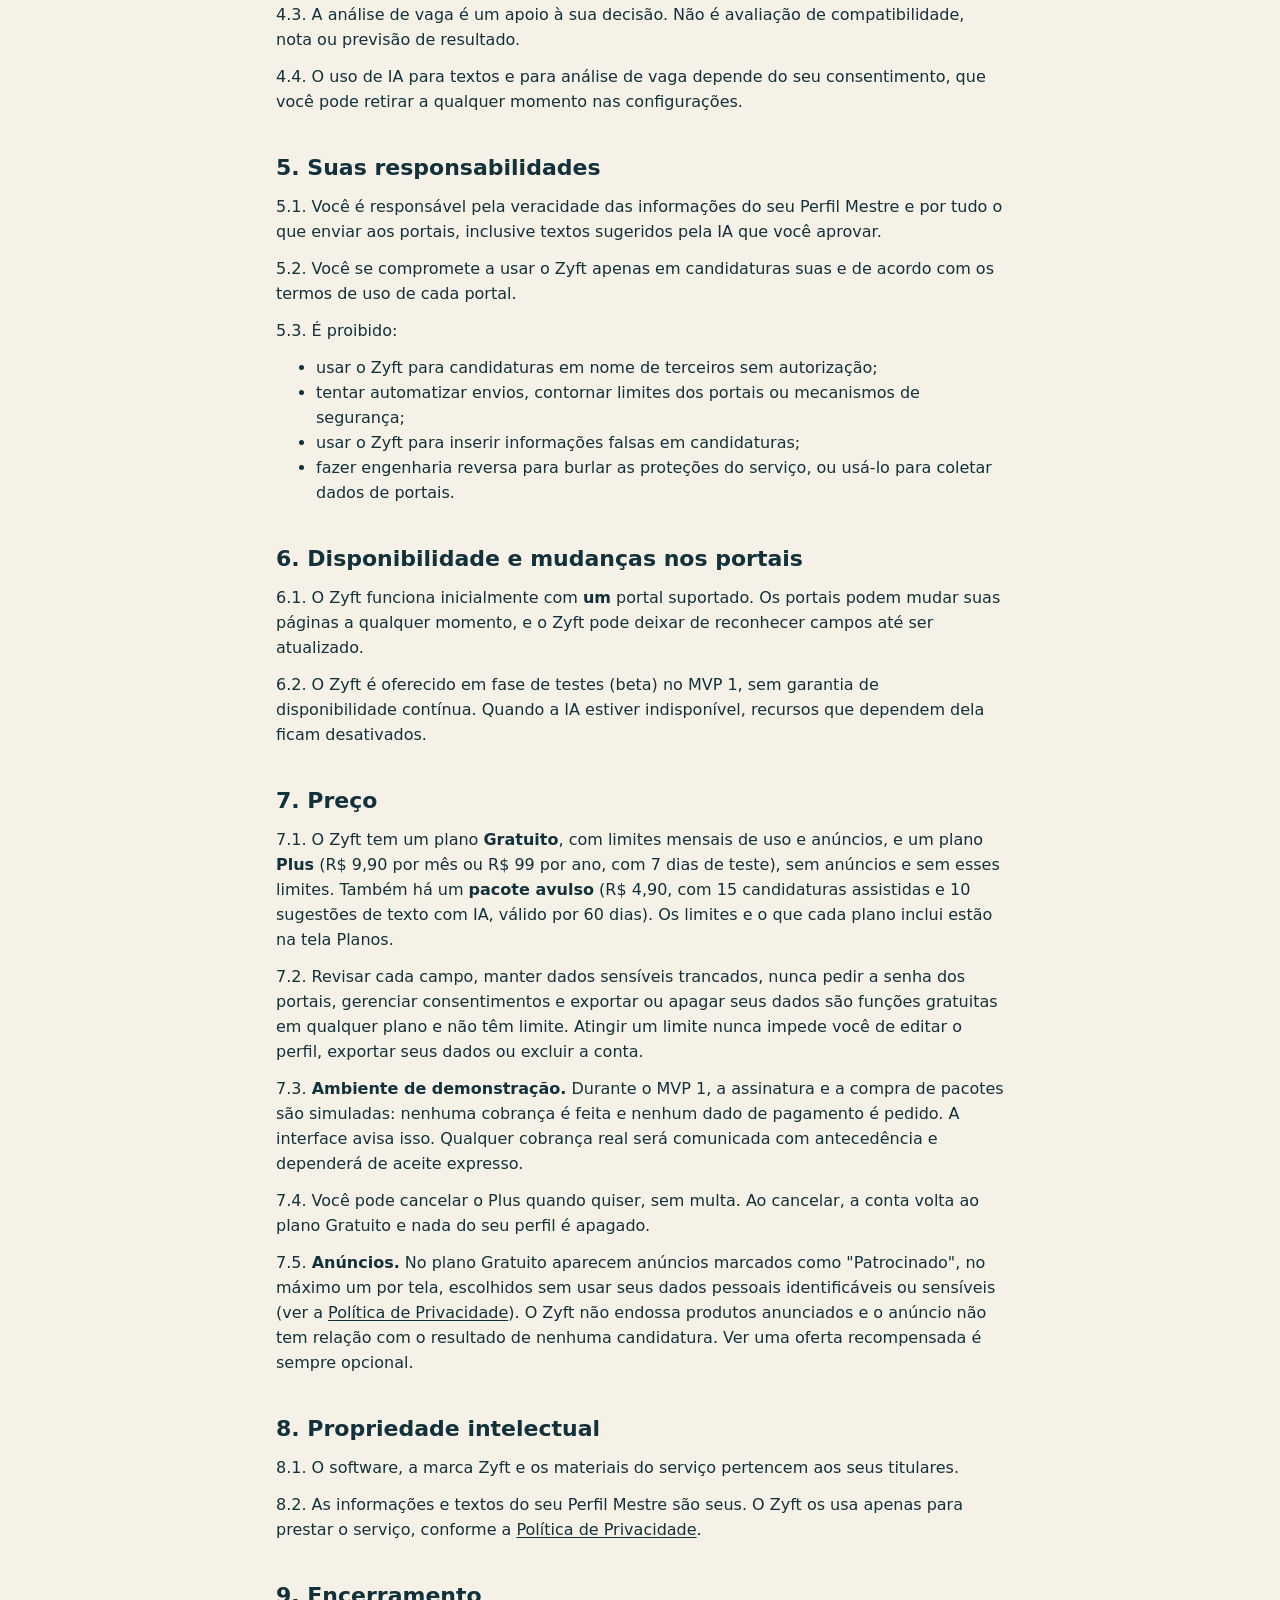
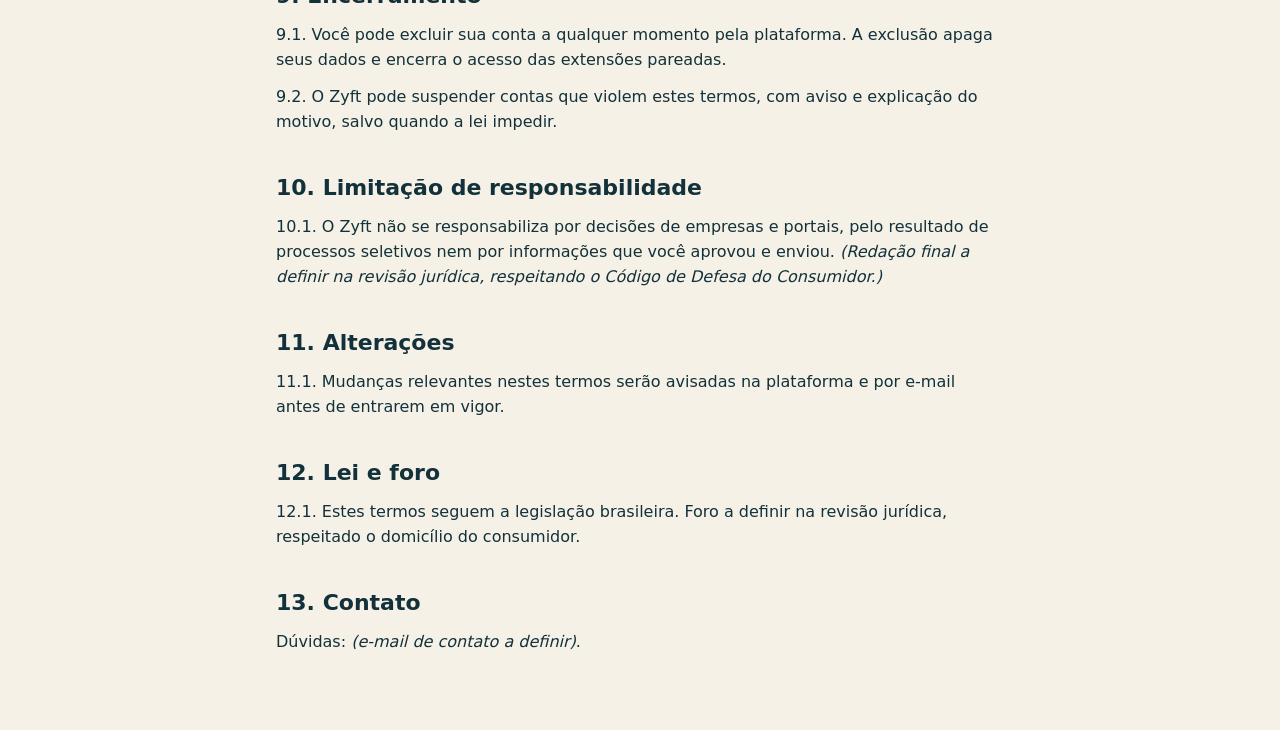
<file: web/legal/termos.html>
<!doctype html>
<html lang="pt-BR">
<head>
<meta charset="utf-8">
<meta name="viewport" content="width=device-width, initial-scale=1">
<meta name="color-scheme" content="light dark">
<meta http-equiv="Content-Security-Policy" content="default-src 'none'; style-src 'self'; img-src 'self'; base-uri 'none'; form-action 'none'">
<title>Termos de Uso · Zyft</title>
<link rel="icon" type="image/svg+xml" href="../assets/zyft-mark.svg">
<link rel="stylesheet" href="../css/tokens.css">
<link rel="stylesheet" href="legal.css">
</head>
<body>
<header class="legal__top"><a href="../index.html"><img src="../assets/zyft-mark.svg" alt="Zyft, voltar para a plataforma" width="28" height="28"></a>
<nav aria-label="Documentos legais"><a href="termos.html" aria-current="page">Termos de uso</a> <a href="privacidade.html">Política de privacidade</a></nav></header>
<main class="legal">
<h1>Termos de Uso — Zyft</h1>
<p class="legal__meta">Versão 0.3 (rascunho) · identificador 2026-11-23</p>
<p class="legal__draft" role="note"><strong>Rascunho para revisão jurídica.</strong> Este texto foi escrito pelo time de produto para orientar o MVP 1 e não foi revisado por advogado. Não publicar antes da revisão.</p>
<h2 id="1-o-que-é-o-zyft">1. O que é o Zyft</h2>
<p>1.1. O Zyft é um assistente digital que ajuda você a preparar e preencher candidaturas a vagas de emprego em sites de terceiros ("portais"), a partir de um perfil profissional que você mesmo(a) cria e aprova ("Perfil Mestre").</p>
<p>1.2. O Zyft é composto por uma plataforma web e por uma extensão de navegador. A extensão só atua na página do portal que você abriu, no portal suportado ou nos sites que você autorizar.</p>
<p>1.3. O Zyft <strong>não</strong> é um portal de vagas, agência de emprego ou recrutador. Não intermedeia contratações, não garante entrevistas, aprovação ou contratação e não tem relação com as empresas que anunciam vagas.</p>
<h2 id="2-cadastro">2. Cadastro</h2>
<p>2.1. Para usar o Zyft você precisa de uma conta, criada com e-mail e senha. Ao criar a conta, enviamos um link para você confirmar o e-mail. A confirmação é recomendada, mas não impede o uso da conta.</p>
<p>2.2. Você é responsável por manter seu acesso seguro e por avisar o Zyft se suspeitar de uso indevido da sua conta.</p>
<p>2.3. O Zyft é destinado a pessoas com 16 anos ou mais. Pessoas entre 16 e 18 anos devem usar o serviço com ciência de seus responsáveis legais. <em>(Idade mínima a confirmar na revisão jurídica.)</em></p>
<h2 id="3-como-o-zyft-funciona-e-o-que-ele-não-faz">3. Como o Zyft funciona e o que ele não faz</h2>
<p>3.1. <strong>Você decide.</strong> Nenhum campo é preenchido sem a sua revisão e aprovação no painel da extensão.</p>
<p>3.2. <strong>O Zyft não envia candidaturas.</strong> Salvar, enviar, avançar etapas e aceitar termos nos portais são sempre ações suas, feitas diretamente no portal.</p>
<p>3.3. <strong>O Zyft não pede nem guarda senhas dos portais.</strong> Você faz login nos portais por conta própria. Nunca informe a senha de um portal ao Zyft.</p>
<p>3.4. <strong>O Zyft não contorna mecanismos de segurança.</strong> CAPTCHA, códigos de verificação, autenticação adicional e bloqueios são resolvidos por você.</p>
<p>3.5. <strong>O Zyft não anexa arquivos</strong> e não marca declarações, aceites de termos ou campos de dados sensíveis por você (salvo, no caso de dados sensíveis, quando você autorizar e marcar o campo manualmente).</p>
<p>3.6. <strong>O Zyft não faz candidaturas em massa</strong> nem acessa os portais por conta própria.</p>
<h2 id="4-uso-de-inteligência-artificial">4. Uso de inteligência artificial</h2>
<p>4.1. O Zyft usa inteligência artificial (IA) para organizar o currículo que você importar, identificar a que informação do seu perfil cada campo do formulário corresponde, sugerir textos para campos abertos e, se você autorizar, comparar os requisitos visíveis de uma vaga com o seu perfil.</p>
<p>4.2. A IA é instruída a usar <strong>apenas</strong> as informações do seu Perfil Mestre aprovado. Ainda assim, sugestões podem conter erros. <strong>Revise todo texto e todo campo antes de usar.</strong></p>
<p>4.3. A análise de vaga é um apoio à sua decisão. Não é avaliação de compatibilidade, nota ou previsão de resultado.</p>
<p>4.4. O uso de IA para textos e para análise de vaga depende do seu consentimento, que você pode retirar a qualquer momento nas configurações.</p>
<h2 id="5-suas-responsabilidades">5. Suas responsabilidades</h2>
<p>5.1. Você é responsável pela veracidade das informações do seu Perfil Mestre e por tudo o que enviar aos portais, inclusive textos sugeridos pela IA que você aprovar.</p>
<p>5.2. Você se compromete a usar o Zyft apenas em candidaturas suas e de acordo com os termos de uso de cada portal.</p>
<p>5.3. É proibido:</p>
<ul><li>usar o Zyft para candidaturas em nome de terceiros sem autorização;</li><li>tentar automatizar envios, contornar limites dos portais ou mecanismos de segurança;</li><li>usar o Zyft para inserir informações falsas em candidaturas;</li><li>fazer engenharia reversa para burlar as proteções do serviço, ou usá-lo para coletar dados de portais.</li></ul>
<h2 id="6-disponibilidade-e-mudanças-nos-portais">6. Disponibilidade e mudanças nos portais</h2>
<p>6.1. O Zyft funciona inicialmente com <strong>um</strong> portal suportado. Os portais podem mudar suas páginas a qualquer momento, e o Zyft pode deixar de reconhecer campos até ser atualizado.</p>
<p>6.2. O Zyft é oferecido em fase de testes (beta) no MVP 1, sem garantia de disponibilidade contínua. Quando a IA estiver indisponível, recursos que dependem dela ficam desativados.</p>
<h2 id="7-preço">7. Preço</h2>
<p>7.1. O Zyft tem um plano <strong>Gratuito</strong>, com limites mensais de uso e anúncios, e um plano <strong>Plus</strong> (R$ 9,90 por mês ou R$ 99 por ano, com 7 dias de teste), sem anúncios e sem esses limites. Também há um <strong>pacote avulso</strong> (R$ 4,90, com 15 candidaturas assistidas e 10 sugestões de texto com IA, válido por 60 dias). Os limites e o que cada plano inclui estão na tela Planos.</p>
<p>7.2. Revisar cada campo, manter dados sensíveis trancados, nunca pedir a senha dos portais, gerenciar consentimentos e exportar ou apagar seus dados são funções gratuitas em qualquer plano e não têm limite. Atingir um limite nunca impede você de editar o perfil, exportar seus dados ou excluir a conta.</p>
<p>7.3. <strong>Ambiente de demonstração.</strong> Durante o MVP 1, a assinatura e a compra de pacotes são simuladas: nenhuma cobrança é feita e nenhum dado de pagamento é pedido. A interface avisa isso. Qualquer cobrança real será comunicada com antecedência e dependerá de aceite expresso.</p>
<p>7.4. Você pode cancelar o Plus quando quiser, sem multa. Ao cancelar, a conta volta ao plano Gratuito e nada do seu perfil é apagado.</p>
<p>7.5. <strong>Anúncios.</strong> No plano Gratuito aparecem anúncios marcados como "Patrocinado", no máximo um por tela, escolhidos sem usar seus dados pessoais identificáveis ou sensíveis (ver a <a href="privacidade.html#61-anúncios-no-plano-gratuito">Política de Privacidade</a>). O Zyft não endossa produtos anunciados e o anúncio não tem relação com o resultado de nenhuma candidatura. Ver uma oferta recompensada é sempre opcional.</p>
<h2 id="8-propriedade-intelectual">8. Propriedade intelectual</h2>
<p>8.1. O software, a marca Zyft e os materiais do serviço pertencem aos seus titulares.</p>
<p>8.2. As informações e textos do seu Perfil Mestre são seus. O Zyft os usa apenas para prestar o serviço, conforme a <a href="privacidade.html">Política de Privacidade</a>.</p>
<h2 id="9-encerramento">9. Encerramento</h2>
<p>9.1. Você pode excluir sua conta a qualquer momento pela plataforma. A exclusão apaga seus dados e encerra o acesso das extensões pareadas.</p>
<p>9.2. O Zyft pode suspender contas que violem estes termos, com aviso e explicação do motivo, salvo quando a lei impedir.</p>
<h2 id="10-limitação-de-responsabilidade">10. Limitação de responsabilidade</h2>
<p>10.1. O Zyft não se responsabiliza por decisões de empresas e portais, pelo resultado de processos seletivos nem por informações que você aprovou e enviou. <em>(Redação final a definir na revisão jurídica, respeitando o Código de Defesa do Consumidor.)</em></p>
<h2 id="11-alterações">11. Alterações</h2>
<p>11.1. Mudanças relevantes nestes termos serão avisadas na plataforma e por e-mail antes de entrarem em vigor.</p>
<h2 id="12-lei-e-foro">12. Lei e foro</h2>
<p>12.1. Estes termos seguem a legislação brasileira. Foro a definir na revisão jurídica, respeitado o domicílio do consumidor.</p>
<h2 id="13-contato">13. Contato</h2>
<p>Dúvidas: <em>(e-mail de contato a definir)</em>.</p>
</main>
</body>
</html>
</file>
<file: web/css/tokens.css>
/* Zyft — tokens do design system (zyft-tokens.css). Claro por padrão, escuro por
   prefers-color-scheme ou por [data-theme="dark"]. */
:root {
  --surface: #f6f1e7; --surface-raised: #fffdf8; --surface-sunken: #ece5d7;
  --line: #ddd4c4; --line-strong: #857a6d; --taupe: #8a7f72;
  --ink: #12313a; --ink-muted: #4d5d61;
  --petrol: #12313a; --on-petrol: #f6f1e7;
  --zyft: #ffd400; --on-zyft: #12313a; --zyft-hover: #f2c800; --zyft-soft: #fff1b3; --zyft-text: #6b5800;
  --ready: #3f6b57; --ready-soft: #e0eae2;
  --needs: #a14a00; --needs-soft: #fbe6cd;
  --blocked: #b42318; --blocked-soft: #fbe0db;
  --ai: #6a3dc4; --ai-soft: #ece4fa;
  --focus: #12313a; --link: #12313a;
  --on-petrol-line: rgba(246, 241, 231, 0.25);
  --on-petrol-track: rgba(246, 241, 231, 0.2);
  --font-sans: "Archivo", ui-sans-serif, system-ui, "Segoe UI", sans-serif;
  --font-mono: "JetBrains Mono", ui-monospace, Menlo, monospace;
  --space-1: 4px; --space-2: 8px; --space-3: 12px; --space-4: 16px; --space-5: 24px; --space-6: 32px; --space-7: 48px; --space-8: 64px;
  --radius-sm: 4px; --radius-md: 8px; --radius-lg: 14px; --radius-pill: 999px;
  --shadow-card: 0 1px 0 rgba(18,49,58,0.06), 0 2px 8px rgba(18,49,58,0.06);
  --shadow-hard: 3px 3px 0 #12313a;
  --shadow-pop: 0 12px 40px rgba(18,49,58,0.22);
  --focus-ring: 0 0 0 2px #f6f1e7, 0 0 0 4px #12313a;
  color-scheme: light;
}

@media (prefers-color-scheme: dark) {
  :root:not([data-theme="light"]) {
    --surface: #0f2228; --surface-raised: #163038; --surface-sunken: #0a181c;
    --line: #2a474f; --line-strong: #7a9297;
    --ink: #f3eee4; --ink-muted: #a7b6b6;
    --petrol: #1e4651; --on-petrol: #f3eee4;
    --zyft-hover: #ffe14d; --zyft-soft: #3a3712; --zyft-text: #ffd400;
    --ready: #8cc3a6; --ready-soft: #173a2f;
    --needs: #f5a14a; --needs-soft: #3c2c14;
    --blocked: #ff8b7c; --blocked-soft: #45211d;
    --ai: #bba2ff; --ai-soft: #2b2449;
    --focus: #ffd400; --link: #ffd400;
    --on-petrol-line: rgba(243, 238, 228, 0.25);
    --on-petrol-track: rgba(243, 238, 228, 0.2);
    --shadow-card: 0 1px 0 rgba(0,0,0,0.35);
    --shadow-hard: 3px 3px 0 #ffd400;
    --shadow-pop: 0 12px 40px rgba(0,0,0,0.5);
    --focus-ring: 0 0 0 2px #0f2228, 0 0 0 4px #ffd400;
    color-scheme: dark;
  }
}

:root[data-theme="dark"] {
  --surface: #0f2228; --surface-raised: #163038; --surface-sunken: #0a181c;
  --line: #2a474f; --line-strong: #7a9297;
  --ink: #f3eee4; --ink-muted: #a7b6b6;
  --petrol: #1e4651; --on-petrol: #f3eee4;
  --zyft-hover: #ffe14d; --zyft-soft: #3a3712; --zyft-text: #ffd400;
  --ready: #8cc3a6; --ready-soft: #173a2f;
  --needs: #f5a14a; --needs-soft: #3c2c14;
  --blocked: #ff8b7c; --blocked-soft: #45211d;
  --ai: #bba2ff; --ai-soft: #2b2449;
  --focus: #ffd400; --link: #ffd400;
  --shadow-card: 0 1px 0 rgba(0,0,0,0.35);
  --shadow-hard: 3px 3px 0 #ffd400;
  --shadow-pop: 0 12px 40px rgba(0,0,0,0.5);
  --focus-ring: 0 0 0 2px #0f2228, 0 0 0 4px #ffd400;
  color-scheme: dark;
}
</file>
<file: web/css/components.css>
/* Zyft — componentes do design system, portados de bundle.css (mesmas classes zy-*). */

.zy-icon { flex: none; display: inline-block; vertical-align: middle; }
.zy-c-ready { color: var(--ready); } .zy-c-needs { color: var(--needs); } .zy-c-blocked { color: var(--blocked); } .zy-c-ai { color: var(--ai); }
:where(.zy-btn, .zy-tf__input, .zy-switch, .zy-nav__item, .zy-link):focus-visible { outline: none; box-shadow: var(--focus-ring); }

/* Button */
.zy-btn { font: inherit; font-weight: 700; display: inline-flex; align-items: center; justify-content: center; gap: var(--space-2); border: 1.5px solid transparent; border-radius: var(--radius-md); cursor: pointer; white-space: nowrap; transition: background .12s, border-color .12s, transform .06s; }
.zy-btn:active { transform: translateY(1px); }
.zy-btn:disabled { cursor: not-allowed; opacity: .45; transform: none; }
.zy-btn--md { height: 40px; padding: 0 var(--space-4); font-size: 15px; }
.zy-btn--sm { height: 32px; padding: 0 var(--space-3); font-size: 13px; gap: 6px; }
.zy-btn--primary { background: var(--zyft); color: var(--on-zyft); border-color: var(--zyft); }
.zy-btn--primary:hover:not(:disabled) { background: var(--zyft-hover); border-color: var(--zyft-hover); }
.zy-btn--secondary { background: var(--petrol); color: var(--on-petrol); border-color: var(--petrol); }
.zy-btn--secondary:hover:not(:disabled) { box-shadow: inset 0 -3px 0 var(--zyft); }
.zy-btn--quiet { background: var(--surface-raised); color: var(--ink); border-color: var(--line-strong); }
.zy-btn--quiet:hover:not(:disabled) { border-color: var(--ink); }
.zy-btn--ghost { background: transparent; color: var(--ink-muted); }
.zy-btn--ghost:hover:not(:disabled) { color: var(--ink); background: var(--surface-sunken); }
.zy-link { font: inherit; background: none; border: 0; padding: 0; color: var(--link); text-decoration: underline; text-underline-offset: 2px; cursor: pointer; border-radius: 2px; }

/* Status badge */
.zy-badge { display: inline-flex; align-items: center; gap: var(--space-1); height: 24px; padding: 0 var(--space-2); border-radius: var(--radius-sm); font-size: 13px; line-height: 18px; font-weight: 600; white-space: nowrap; }
.zy-badge--sm { height: 22px; font-size: 12px; padding: 0 6px; }
.zy-badge--ready { background: var(--ready-soft); color: var(--ready); }
.zy-badge--needs { background: var(--needs-soft); color: var(--needs); }
.zy-badge--blocked { background: var(--blocked-soft); color: var(--blocked); }
.zy-badge--ai { background: var(--ai-soft); color: var(--ai); }

/* Progress summary */
.zy-progress__bar { display: flex; gap: 2px; height: 8px; border-radius: var(--radius-pill); overflow: hidden; background: var(--line); }
.zy-progress__seg--ready { background: var(--ready); } .zy-progress__seg--needs { background: var(--needs); }
.zy-progress__seg--blocked { background: var(--blocked); } .zy-progress__seg--ai { background: var(--ai); }
.zy-progress__legend { list-style: none; margin: var(--space-2) 0 0; padding: 0; display: grid; grid-template-columns: 1fr 1fr; gap: 2px var(--space-3); font-size: 12px; line-height: 18px; color: var(--ink-muted); }
.zy-progress__legend li { display: flex; align-items: center; gap: 6px; }
.zy-progress__legend b { color: var(--ink); font-weight: 700; }

/* Field card (extension panel) */
.zy-field { background: var(--surface-raised); border: 1px solid var(--line); border-radius: var(--radius-md); padding: var(--space-3); display: grid; gap: var(--space-2); font-size: 14px; line-height: 20px; }
.zy-field--needs { border-color: var(--needs); }
.zy-field--blocked { border-color: var(--blocked); border-style: dashed; }
.zy-field--ai .zy-field__value { background: var(--ai-soft); border-color: var(--ai); }
.zy-field.is-approved { border-color: var(--line); background: var(--surface); }
.zy-field__head { display: flex; justify-content: space-between; align-items: flex-start; gap: var(--space-2); }
.zy-field__label { font-weight: 700; font-size: 14px; line-height: 20px; }
.zy-field__id { font-family: var(--font-mono); font-size: 12px; line-height: 16px; color: var(--ink-muted); }
.zy-field__value { padding: var(--space-2) var(--space-3); border: 1px solid var(--line); border-radius: 6px; background: var(--surface); white-space: pre-wrap; }
.zy-field__note { margin: 0; color: var(--ink); }
.zy-field__source { margin: 0; font-size: 12px; line-height: 16px; color: var(--ink-muted); }
.zy-field__actions { display: flex; gap: var(--space-2); flex-wrap: wrap; }
.zy-field__done { display: flex; align-items: center; gap: var(--space-2); flex-wrap: wrap; font-size: 13px; }
.zy-field__will { color: var(--ink-muted); font-size: 12px; }
.zy-field__done .zy-link { margin-left: auto; font-weight: 500; font-size: 13px; }

/* Review item (import / perfil mestre) */
.zy-review { display: flex; align-items: center; gap: var(--space-4); padding: var(--space-4); border-bottom: 1px solid var(--line); background: var(--surface-raised); }
.zy-review--pending { box-shadow: inset 3px 0 0 var(--zyft); }
.zy-review__main { flex: 1; min-width: 0; }
.zy-review__label { font-size: 12px; line-height: 16px; font-weight: 600; color: var(--ink-muted); text-transform: none; }
.zy-review__value { font-size: 15px; line-height: 22px; font-weight: 500; }
.zy-review__source { font-size: 12px; line-height: 16px; color: var(--ink-muted); margin-top: 2px; }
.zy-review__actions { display: flex; gap: var(--space-2); }
.zy-review__state { display: inline-flex; align-items: center; gap: 6px; font-size: 13px; font-weight: 600; color: var(--ready); }

/* Text field */
.zy-tf { display: grid; grid-template-columns: minmax(0, 1fr); gap: 6px; }
.zy-tf__label { font-size: 13px; line-height: 18px; font-weight: 600; }
.zy-tf__opt { font-weight: 400; color: var(--ink-muted); }
.zy-tf__input { font: inherit; font-size: 15px; line-height: 22px; color: var(--ink); background: var(--surface-raised); border: 1.5px solid var(--line-strong); border-radius: var(--radius-md); padding: 8px var(--space-3); min-height: 40px; box-sizing: border-box; width: 100%; }
textarea.zy-tf__input { min-height: 96px; resize: vertical; }
.zy-tf__input::placeholder { color: var(--ink-muted); }
.zy-tf__input:hover { border-color: var(--ink); }
.zy-tf.has-error .zy-tf__input { border-color: var(--blocked); }
.zy-tf__hint { margin: 0; font-size: 12px; line-height: 16px; color: var(--ink-muted); }
.zy-tf__counter { justify-self: end; margin-top: -2px; font-size: 11px; line-height: 14px; color: var(--ink-muted); }
.zy-tf__error { margin: 0; display: flex; gap: 4px; align-items: center; font-size: 12px; line-height: 16px; font-weight: 600; color: var(--blocked); }

/* Switch */
.zy-switch { flex: none; position: relative; width: 44px; height: 24px; border-radius: var(--radius-pill); border: 1.5px solid var(--line-strong); background: var(--surface-sunken); padding: 0; cursor: pointer; transition: background .15s, border-color .15s; }
.zy-switch__thumb { position: absolute; top: 2px; left: 2px; width: 17px; height: 17px; border-radius: 50%; background: var(--ink-muted); transition: transform .15s, background .15s; }
.zy-switch.is-on { background: var(--zyft); border-color: var(--petrol); }
.zy-switch.is-on .zy-switch__thumb { transform: translateX(20px); background: var(--on-zyft); }
.zy-switch:disabled { cursor: not-allowed; opacity: .6; }

/* Consent row */
.zy-consent { display: flex; gap: var(--space-5); align-items: flex-start; padding: var(--space-4) 0; border-bottom: 1px solid var(--line); }
.zy-consent__text { flex: 1; }
.zy-consent__title { font-weight: 700; font-size: 15px; line-height: 22px; display: flex; gap: var(--space-2); align-items: center; }
.zy-consent__req { flex: none; font-size: 11px; line-height: 16px; font-weight: 700; letter-spacing: .06em; text-transform: uppercase; color: var(--ink-muted); border: 1px solid var(--line-strong); border-radius: var(--radius-sm); padding: 0 6px; }
.zy-consent__purpose { margin: 2px 0 0; font-size: 14px; line-height: 20px; }
.zy-consent__meta { margin: 4px 0 0; font-size: 12px; line-height: 16px; color: var(--ink-muted); }

/* Pairing code */
.zy-pair { background: var(--surface-raised); border: 1.5px solid var(--petrol); border-radius: var(--radius-lg); box-shadow: var(--shadow-hard); padding: var(--space-5); display: grid; gap: var(--space-3); max-width: 420px; }
.zy-pair__label { font-size: 11px; line-height: 16px; font-weight: 700; letter-spacing: .08em; text-transform: uppercase; color: var(--ink-muted); }
.zy-pair__code { display: flex; gap: 6px; align-items: center; }
.zy-pair__char { font-family: var(--font-mono); font-size: 28px; line-height: 40px; font-weight: 600; width: 40px; height: 52px; display: grid; place-items: center; background: var(--zyft-soft); color: var(--ink); border-radius: var(--radius-sm); }
.zy-pair__sep { font-family: var(--font-mono); font-size: 24px; color: var(--ink-muted); padding: 0 2px; }
.zy-pair__hint { margin: 0; font-size: 14px; line-height: 20px; color: var(--ink-muted); }
.zy-pair__foot { display: flex; align-items: center; justify-content: space-between; gap: var(--space-3); flex-wrap: wrap; }
.zy-pair__exp { font-size: 13px; color: var(--ink-muted); } .zy-pair__exp b { color: var(--ink); font-family: var(--font-mono); }
.zy-pair__actions { display: flex; gap: var(--space-2); }

/* App nav (plataforma web) */
.zy-nav { display: flex; flex-direction: column; gap: 2px; width: 240px; box-sizing: border-box; padding: var(--space-4) var(--space-3); background: var(--surface-sunken); min-height: 100%; }
.zy-nav__logo { padding: var(--space-1) var(--space-2) var(--space-4); }
.zy-nav__logo img { height: 28px; vertical-align: top; }
.zy-nav__group { font-size: 11px; line-height: 16px; font-weight: 700; letter-spacing: .08em; text-transform: uppercase; color: var(--ink-muted); padding: var(--space-4) var(--space-2) var(--space-1); }
.zy-nav__item { display: flex; align-items: center; gap: var(--space-3); height: 36px; padding: 0 var(--space-2); border-radius: var(--radius-md); color: var(--ink); text-decoration: none; font-size: 14px; font-weight: 500; }
.zy-nav__item:hover { background: var(--surface-raised); }
.zy-nav__item.is-active { background: var(--zyft); color: var(--on-zyft); font-weight: 700; }
.zy-nav__count { margin-left: auto; font-size: 12px; font-weight: 700; min-width: 20px; height: 20px; padding: 0 6px; box-sizing: border-box; border-radius: var(--radius-pill); background: var(--petrol); color: var(--on-petrol); display: grid; place-items: center; }



/* Sensitive value (CPF, RG, endereço) */
.zy-sens { display: inline-flex; align-items: center; gap: var(--space-2); flex-wrap: wrap; }
.zy-sens__val { font-variant-numeric: tabular-nums; letter-spacing: .02em; }
.zy-sens__toggle { font: inherit; font-size: 12px; font-weight: 600; display: inline-flex; align-items: center; gap: 4px; background: none; border: 0; padding: 2px 4px; color: var(--ink-muted); cursor: pointer; border-radius: var(--radius-sm); }
.zy-sens__toggle:hover { color: var(--ink); }
.zy-sens__toggle:focus-visible { outline: none; box-shadow: var(--focus-ring); }
.zy-field__sens { display: flex; align-items: center; gap: 6px; font-size: 12px; line-height: 16px; font-weight: 600; color: var(--ink-muted); }

/* Compact field row — conferir de relance */
.zy-frow { display: grid; grid-template-columns: 16px 88px minmax(0, 1fr) 28px; align-items: center; gap: var(--space-2); min-height: 40px; padding: 0 var(--space-1) 0 var(--space-3); border-bottom: 1px solid var(--line); font-size: 14px; line-height: 20px; }
.zy-frow:last-child { border-bottom: 0; }
.zy-frow__icon { display: grid; place-items: center; }
.zy-frow__label { color: var(--ink-muted); font-size: 13px; overflow: hidden; text-overflow: ellipsis; white-space: nowrap; }
.zy-frow__value { font-weight: 500; overflow: hidden; text-overflow: ellipsis; white-space: nowrap; }
.zy-frow__btn { width: 28px; height: 28px; display: grid; place-items: center; border-radius: var(--radius-md); border: 1.5px solid var(--line-strong); background: var(--surface-raised); color: var(--ink); cursor: pointer; padding: 0; }
.zy-frow__btn:hover { border-color: var(--ink); }
.zy-frow__btn.is-on { background: var(--zyft); border-color: var(--zyft); color: var(--on-zyft); }
.zy-frow__btn:focus-visible { outline: none; box-shadow: var(--focus-ring); }
.zy-frow.is-approved .zy-frow__icon { color: var(--ready); }

/* Site support */
.zy-site { display: flex; align-items: center; gap: 6px; flex-wrap: wrap; font-size: 12px; line-height: 16px; font-weight: 600; color: var(--ink); }
.zy-site__mark { color: var(--ink-muted); }
.zy-site--partial .zy-site__mark { color: var(--needs); }
.zy-site__detail { flex-basis: 100%; font-weight: 400; color: var(--ink-muted); padding-left: 20px; }

/* Requirement match — o que a vaga pede */
.zy-match { background: var(--surface-raised); border: 1px solid var(--line); border-radius: var(--radius-md); padding: var(--space-3); font-size: 14px; line-height: 20px; }
.zy-match__head { display: grid; gap: 2px; margin-bottom: var(--space-2); }
.zy-match__title { display: flex; align-items: center; gap: 6px; font-weight: 700; }
.zy-match__sum { font-size: 12px; line-height: 16px; color: var(--ink-muted); }
.zy-match__list { list-style: none; margin: 0; padding: 0; display: grid; }
.zy-match__item { display: grid; grid-template-columns: 14px 1fr; gap: var(--space-2); padding: var(--space-2) 0; border-top: 1px solid var(--line); }
.zy-match__dot { width: 12px; height: 12px; margin-top: 4px; border-radius: 50%; border: 2px solid var(--ink); box-sizing: border-box; }
.zy-match__item--match .zy-match__dot { background: var(--ink); }
.zy-match__item--partial .zy-match__dot { background: linear-gradient(90deg, var(--ink) 50%, transparent 50%); }
.zy-match__item--missing .zy-match__dot { border-color: var(--line-strong); border-style: dashed; }
.zy-match__req { font-weight: 600; }
.zy-match__opt { margin-left: 6px; font-size: 11px; font-weight: 600; color: var(--ink-muted); }
.zy-match__ev { font-size: 13px; line-height: 18px; color: var(--ink-muted); }
.zy-match__foot { margin: var(--space-2) 0 0; font-size: 12px; line-height: 16px; color: var(--ink-muted); }

/* AI draft — rascunho que a pessoa termina */
.zy-draft { background: var(--surface-raised); border: 1px solid var(--ai); border-radius: var(--radius-md); padding: var(--space-3); display: grid; gap: var(--space-2); font-size: 14px; line-height: 20px; }
.zy-draft__head { display: flex; justify-content: space-between; gap: var(--space-2); align-items: flex-start; }
.zy-draft__q { font-weight: 700; }
.zy-draft__lead { margin: 0; color: var(--ink-muted); font-size: 13px; line-height: 18px; }
.zy-draft__text { font: inherit; font-size: 14px; line-height: 21px; color: var(--ink); background: var(--ai-soft); border: 1.5px solid var(--ai); border-radius: 6px; padding: var(--space-2) var(--space-3); resize: vertical; width: 100%; box-sizing: border-box; }
.zy-draft__text:focus-visible { outline: none; box-shadow: var(--focus-ring); }
.zy-draft__factsLabel { font-size: 12px; line-height: 16px; font-weight: 600; color: var(--ink-muted); }
.zy-draft__facts ul { margin: 4px 0 0; padding: 0; list-style: none; display: flex; flex-wrap: wrap; gap: 4px; }
.zy-draft__facts li { font-size: 12px; line-height: 16px; padding: 2px 8px; border-radius: var(--radius-sm); background: var(--surface-sunken); color: var(--ink); }
.zy-draft__check { display: flex; gap: var(--space-2); align-items: flex-start; font-size: 13px; line-height: 18px; font-weight: 600; cursor: pointer; }
.zy-draft__check input { width: 16px; height: 16px; margin: 1px 0 0; accent-color: var(--petrol); flex: none; }
.zy-draft__actions { display: flex; gap: var(--space-2); flex-wrap: wrap; }

/* Usage meter — plano gratuito com limite */
.zy-usage { display: grid; gap: 6px; font-size: 13px; line-height: 18px; }
.zy-usage__row { display: flex; justify-content: space-between; gap: var(--space-2); }
.zy-usage__label { color: var(--ink-muted); }
.zy-usage__bar { height: 6px; border-radius: var(--radius-pill); background: var(--line); overflow: hidden; }
.zy-usage__bar span { display: block; height: 100%; background: var(--ink); border-radius: inherit; }
.zy-usage__note { margin: 0; font-size: 12px; line-height: 16px; color: var(--ink-muted); }

/* Sensitive — trancado por padrão */
.zy-sens.is-locked { color: var(--ink-muted); }
.zy-sens.is-locked .zy-sens__toggle { color: var(--ink); text-decoration: underline; text-underline-offset: 2px; }

/* Stamp — carimbo de aprovação */
.zy-stamp { display: inline-flex; align-items: center; gap: 6px; height: 24px; padding: 0 8px 0 3px; border: 1.5px solid var(--ready); border-radius: var(--radius-sm); color: var(--ready); font-size: 11px; line-height: 16px; font-weight: 700; letter-spacing: .06em; text-transform: uppercase; white-space: nowrap; }
.zy-stamp__tick { width: 16px; height: 16px; display: grid; place-items: center; border-radius: 3px; background: var(--ready); color: var(--surface-raised); }
.zy-stamp--sm { height: 20px; font-size: 10px; padding: 0 6px 0 2px; }
.zy-stamp--sm .zy-stamp__tick { width: 13px; height: 13px; }

/* WhyThis — explica cada passo */
.zy-why__btn { font: inherit; font-size: 12px; line-height: 16px; font-weight: 600; display: inline-flex; align-items: center; gap: 4px; background: none; border: 0; padding: 2px 0; color: var(--ink-muted); cursor: pointer; border-radius: var(--radius-sm); }
.zy-why__btn:hover { color: var(--ink); }
.zy-why__btn:focus-visible { outline: none; box-shadow: var(--focus-ring); }
.zy-why__body { margin-top: 6px; padding: var(--space-2) var(--space-3); background: var(--surface-sunken); border-radius: 6px; font-size: 13px; line-height: 19px; color: var(--ink); }
</file>
<file: web/css/app.css>
/* Zyft — plataforma web: layout e telas (usa tokens.css + components.css). */

*, *::before, *::after { box-sizing: border-box; }
html { -webkit-text-size-adjust: 100%; }
body { margin: 0; font-family: var(--font-sans); font-size: 15px; line-height: 22px; background: var(--surface); color: var(--ink); -webkit-font-smoothing: antialiased; overflow-wrap: anywhere; }
img, svg { max-width: 100%; }
a { color: var(--link); text-underline-offset: 2px; }
a:hover { color: var(--ink-muted); }
h1, h2, h3 { margin: 0; }
p { margin: 0; }
button { font: inherit; }
:focus-visible { outline: none; box-shadow: var(--focus-ring); border-radius: 4px; }
:where(a, button, input, select, textarea, summary, [tabindex]):focus-visible { outline: none; box-shadow: var(--focus-ring); }
h1[tabindex="-1"]:focus, h2[tabindex="-1"]:focus:not(:focus-visible) { box-shadow: none; }
[hidden] { display: none !important; }
code, .mono { font-family: var(--font-mono); font-size: 13px; }

.sr-only { position: absolute !important; width: 1px; height: 1px; padding: 0; margin: -1px; overflow: hidden; clip: rect(0 0 0 0); white-space: nowrap; border: 0; }
.skip { position: absolute; left: 8px; top: -60px; z-index: 100; background: var(--zyft); color: var(--on-zyft); padding: 8px 12px; border-radius: var(--radius-md); font-weight: 700; }
.skip:focus { top: 8px; }
.muted { color: var(--ink-muted); }
.small { font-size: 13px; line-height: 18px; }
.caption { font-size: 12px; line-height: 16px; color: var(--ink-muted); }
.overline { font-size: 11px; line-height: 16px; font-weight: 700; letter-spacing: .08em; text-transform: uppercase; color: var(--ink-muted); }
.stack { display: flex; flex-direction: column; gap: var(--space-3); }
.stack-lg { display: flex; flex-direction: column; gap: var(--space-5); }
.row { display: flex; flex-wrap: wrap; gap: var(--space-2); align-items: center; }
.row-end { display: flex; flex-wrap: wrap; gap: var(--space-2); align-items: flex-end; }
.grow { flex: 1 1 220px; min-width: 0; }
.wide { grid-column: 1 / -1; }
.form-grid { display: grid; grid-template-columns: repeat(auto-fit, minmax(220px, 1fr)); gap: var(--space-4); }
.form-actions { display: flex; flex-wrap: wrap; gap: var(--space-2); align-items: center; padding-top: var(--space-2); }

/* Extensões de componentes */
.zy-btn { text-decoration: none; }
.zy-btn--danger { background: var(--surface-raised); color: var(--blocked); border-color: var(--blocked); }
.zy-btn--danger:hover:not(:disabled) { background: var(--blocked-soft); }
a.zy-btn:hover { color: inherit; }
a.zy-btn--primary:hover { color: var(--on-zyft); }
a.zy-btn--secondary:hover { color: var(--on-petrol); }
.zy-btn--lg { height: 48px; padding: 0 var(--space-5); font-size: 16px; }
.zy-btn[aria-busy="true"] { cursor: progress; opacity: .75; }
.zy-btn[aria-busy="true"]::before { content: ""; flex: none; width: 14px; height: 14px; border-radius: 50%; border: 2px solid currentColor; border-right-color: transparent; animation: spin .8s linear infinite; }
.zy-switch[aria-busy="true"] { cursor: progress; opacity: .6; }
select.zy-tf__input { appearance: auto; }
.zy-tf--check .check { display: flex; gap: var(--space-2); align-items: center; font-size: 15px; cursor: pointer; }
.zy-tf--check input, input[type="checkbox"] { width: 18px; height: 18px; accent-color: var(--petrol); flex: none; }
.zy-tf__error svg { flex: none; }
.zy-why__body p + * { margin-top: 6px; }
.zy-review:last-child { border-bottom: 0; }
.zy-review { flex-wrap: wrap; }
.zy-review__actions { flex-wrap: wrap; align-items: center; }
.zy-nav { width: 100%; min-height: 0; background: transparent; }
.zy-nav__item { min-height: 40px; height: auto; }

/* ---------- Shell ---------- */
/* Palco da rota (app.js): só isola a tela; não entra no layout. */
.route-stage { display: contents; }
.app { display: flex; flex-wrap: wrap; min-height: 100vh; }
.sidebar { flex: 0 1 240px; background: var(--surface-sunken); display: flex; flex-direction: column; min-width: 220px; }
.sidebar__top { display: flex; align-items: center; justify-content: space-between; gap: var(--space-2); padding: 20px 20px 0; }
.sidebar__top .logo { height: 28px; display: block; }
.sidebar__menu { display: none; }
.sidebar__nav { display: flex; flex-direction: column; flex: 1; }
.sidebar__user { margin-top: auto; padding: var(--space-4) var(--space-4) var(--space-5); border-top: 1px solid var(--line); display: flex; flex-direction: column; gap: var(--space-2); font-size: 13px; }
.sidebar__plan { display: inline-flex; align-self: flex-start; font-size: 12px; font-weight: 700; padding: 2px 8px; border-radius: var(--radius-sm); background: var(--surface-raised); border: 1px solid var(--line-strong); color: var(--ink); text-decoration: none; }
.main { flex: 999 1 560px; min-width: 0; padding: 48px 32px 64px; }
.main:focus { outline: none; }
.content { max-width: 900px; display: flex; flex-direction: column; gap: var(--space-5); }
.content--wide { max-width: 1120px; gap: var(--space-6); }
.content--md { max-width: 1040px; }
.app--public .sidebar { display: none; }
.app--public .main { padding: 0; }

@media (max-width: 820px) {
  /* Tela curta (404, erro, carregando): a sobra de altura vai para o conteúdo, não para a faixa do menu. */
  .app { align-content: flex-start; }
  .sidebar { flex: 1 1 100%; min-width: 0; }
  .sidebar__top { padding: 12px 16px; }
  .sidebar__menu { display: inline-flex; }
  .sidebar__nav { display: none; }
  .sidebar.is-open .sidebar__nav { display: flex; }
  .main { padding: 24px 16px 48px; }
  .page-title { font-size: 32px !important; line-height: 36px !important; }
}

/* ---------- Página ---------- */
.page-head { display: flex; flex-wrap: wrap; gap: var(--space-4); align-items: flex-end; justify-content: space-between; }
.page-head__text { display: flex; flex-direction: column; gap: var(--space-2); max-width: 640px; }
.page-head--wide .page-head__text { max-width: none; }
.page-head__actions { display: flex; flex-wrap: wrap; gap: var(--space-2); }
.page-title { font-size: 40px; line-height: 44px; font-weight: 800; letter-spacing: -.025em; }
.lead { font-size: 17px; line-height: 26px; color: var(--ink-muted); }
.crumb { font-size: 13px; color: var(--ink-muted); }

/* Cartões */
.card { background: var(--surface-raised); border: 1px solid var(--line); border-radius: var(--radius-lg); padding: var(--space-5); display: flex; flex-direction: column; gap: var(--space-3); min-width: 0; }
.card--flush { padding: 0; overflow: hidden; gap: 0; }
.card--flush > .card__head { padding: 16px 24px; border-bottom: 1px solid var(--line); margin: 0; }
.card__head { display: flex; flex-wrap: wrap; justify-content: space-between; align-items: center; gap: var(--space-3); }
.card__title { font-size: 18px; line-height: 24px; font-weight: 700; display: flex; align-items: center; gap: var(--space-2); }
.card__sub { font-size: 14px; line-height: 20px; color: var(--ink-muted); }
.card--shadow { box-shadow: var(--shadow-card); }
.card--dashed { border: 1.5px dashed var(--line-strong); }

/* Avisos */
.notice { display: flex; flex-wrap: wrap; gap: var(--space-2) var(--space-3); align-items: center; padding: var(--space-3) var(--space-4); border-radius: var(--radius-md); background: var(--surface-sunken); font-size: 14px; line-height: 20px; }
.notice > p { flex: 1 1 260px; }
.notice--error { background: var(--blocked-soft); color: var(--ink); border: 1px solid var(--blocked); }
.notice--warm { background: var(--zyft-soft); border: 1px solid var(--line-strong); }
.notice--care { background: var(--surface-sunken); border: 1px solid var(--line-strong); }
.notice svg { flex: none; }
.demo-note { display: inline-flex; align-items: center; gap: 6px; font-size: 12px; line-height: 16px; color: var(--ink-muted); }

/* Chips e pílulas */
.chips { display: flex; flex-wrap: wrap; gap: var(--space-2); }
.chip { font: inherit; font-weight: 600; display: inline-flex; align-items: center; gap: 8px; border-radius: var(--radius-pill); border: 1.5px solid var(--line-strong); background: var(--surface-raised); color: var(--ink); cursor: pointer; }
.chip--md { min-height: 32px; padding: 3px 12px; font-size: 14px; }
.chip--sm { min-height: 30px; padding: 2px 10px; font-size: 13px; }
.chip--lg { min-height: 44px; padding: 8px 18px; font-size: 15px; border-width: 2px; }
.chip.is-on { background: var(--zyft-soft); border-color: var(--petrol); }
.chip--lg.is-on { background: var(--zyft); color: var(--on-zyft); }
.chip.is-dashed { border-style: dashed; }
.chip:hover { border-color: var(--ink); }
.tag { display: inline-flex; align-items: center; font-size: 13px; font-weight: 600; padding: 3px 10px; border-radius: var(--radius-pill); background: var(--surface-raised); border: 1px solid var(--line-strong); }
.tag--sq { font-size: 12px; line-height: 16px; padding: 3px 8px; border-radius: var(--radius-sm); background: var(--surface-sunken); border: 0; }
.status-pill { display: inline-flex; align-items: center; height: 24px; padding: 0 8px; border-radius: var(--radius-sm); border: 1px solid var(--line-strong); font-size: 12px; font-weight: 600; white-space: nowrap; }

/* Definições */
.dl-grid { margin: 0; display: grid; grid-template-columns: repeat(auto-fill, minmax(220px, 1fr)); gap: var(--space-4) var(--space-5); }
.dl-grid > div { display: flex; flex-direction: column; gap: 2px; min-width: 0; }
.dl-grid dt { font-size: 12px; line-height: 16px; font-weight: 600; color: var(--ink-muted); }
.dl-grid dd { margin: 0; font-size: 15px; line-height: 22px; font-weight: 500; overflow-wrap: anywhere; }
.dl-grid dd.is-empty { color: var(--ink-muted); font-weight: 400; font-style: italic; }

/* Tabelas */
/* position: relative segura a <caption class="sr-only"> (absoluta) dentro da rolagem; sem isso ela alarga a página. */
.table-wrap { position: relative; overflow-x: auto; -webkit-overflow-scrolling: touch; }
.table { width: 100%; border-collapse: collapse; font-size: 14px; line-height: 20px; min-width: 640px; }
.table th { text-align: left; color: var(--ink-muted); font-size: 12px; font-weight: 600; padding: 10px 12px; }
.table td { padding: 12px; border-top: 1px solid var(--line); vertical-align: middle; }
.table th:first-child, .table td:first-child { padding-left: 24px; }
.table th:last-child, .table td:last-child { padding-right: 24px; }
.table caption { text-align: left; padding: 12px 24px 0; font-size: 13px; color: var(--ink-muted); }
.table a { color: var(--ink); font-weight: 700; }
.empty { padding: var(--space-5); color: var(--ink-muted); text-align: center; }

/* Toast, carregando */
/* left + right + margin auto: a largura vem da tela, não de metade dela. */
#toast { position: fixed; left: 16px; right: 16px; bottom: 24px; width: fit-content; max-width: min(560px, calc(100vw - 32px)); margin-inline: auto; transform: translateY(20px); opacity: 0; pointer-events: none; z-index: 200; background: var(--petrol); color: var(--on-petrol); padding: 12px 16px; border-radius: var(--radius-md); box-shadow: var(--shadow-pop); font-size: 14px; font-weight: 600; transition: opacity .15s, transform .15s; }
#toast.show { opacity: 1; transform: none; }
#toast.err { background: var(--blocked); color: #fff; }
.loading { display: flex; gap: var(--space-3); align-items: center; padding: var(--space-6) 0; color: var(--ink-muted); }
.spinner { width: 18px; height: 18px; border-radius: 50%; border: 2.5px solid var(--line); border-top-color: var(--petrol); animation: spin .8s linear infinite; }
@keyframes spin { to { transform: rotate(360deg); } }
@media (prefers-reduced-motion: reduce) { .spinner { animation-duration: 2.4s; } * { transition: none !important; } }

/* Modal */
dialog.modal { width: min(560px, calc(100vw - 32px)); max-height: calc(100vh - 48px); padding: 0; border: 1px solid var(--line); border-radius: var(--radius-lg); background: var(--surface-raised); color: var(--ink); box-shadow: var(--shadow-pop); }
dialog.modal--wide { width: min(760px, calc(100vw - 32px)); }
dialog.modal::backdrop { background: rgba(10, 24, 28, .55); }
.modal__head { display: flex; justify-content: space-between; align-items: flex-start; gap: var(--space-3); padding: 20px 24px 0; }
.modal__title { font-size: 22px; line-height: 28px; font-weight: 800; letter-spacing: -.01em; }
.modal__x { flex: none; width: 32px; padding: 0; }
.modal__body { padding: 16px 24px; display: flex; flex-direction: column; gap: var(--space-3); }
.modal__actions { display: flex; flex-wrap: wrap; gap: var(--space-2); padding: 0 24px 24px; }
/* Botão de ação com texto longo nunca é cortado: quebra a linha dentro do próprio botão. No celular estreito as
   ações empilham, cada uma na largura toda (vale para todos os diálogos). */
.modal__actions > .zy-btn { max-width: 100%; white-space: normal; height: auto; min-height: 40px; padding-block: 8px; text-align: center; }
.modal__actions > .zy-btn--sm { min-height: 32px; padding-block: 6px; }
@media (max-width: 480px) {
  .modal__head { padding: 16px 16px 0; }
  .modal__body { padding: 12px 16px; }
  .modal__actions { flex-direction: column; align-items: stretch; padding: 0 16px 16px; }
  .modal__actions > * { width: 100%; }
}
.limit-options { display: flex; flex-direction: column; gap: var(--space-2); }
.limit-option { display: flex; flex-wrap: wrap; gap: var(--space-3); align-items: center; justify-content: space-between; padding: 12px 14px; border: 1px solid var(--line); border-radius: var(--radius-md); background: var(--surface); }
.limit-option > div { flex: 1 1 240px; }

/* ---------- Entrar ---------- */
.auth { display: flex; flex-wrap: wrap; min-height: 100vh; }
.auth__brand { flex: 1 1 480px; background: var(--petrol); color: var(--on-petrol); padding: 64px; display: flex; flex-direction: column; justify-content: space-between; gap: 48px; }
.auth__brand .logo { height: 32px; width: auto; align-self: flex-start; }
.auth__hero { display: flex; flex-direction: column; gap: 24px; max-width: 480px; }
.auth__title { font-size: 56px; line-height: 56px; font-weight: 800; letter-spacing: -.03em; }
.auth__lead { font-size: 17px; line-height: 26px; opacity: .9; }
.auth__points { display: flex; flex-direction: column; gap: 12px; font-size: 15px; list-style: none; margin: 0; padding: 0; }
.auth__points li { display: flex; gap: 12px; align-items: center; }
.auth__foot { font-size: 12px; line-height: 16px; opacity: .75; }
.auth__panel { flex: 1 1 480px; padding: 64px 32px; display: flex; align-items: center; justify-content: center; }
.auth__box { width: 100%; max-width: 420px; display: flex; flex-direction: column; gap: 24px; }
.tabs { display: flex; gap: 4px; border-bottom: 1px solid var(--line); }
.tab { font: inherit; font-size: 15px; font-weight: 700; background: none; border: 0; padding: 8px 8px 12px; cursor: pointer; color: var(--ink-muted); text-decoration: none; border-radius: 4px 4px 0 0; }
.tab[aria-selected="true"] { color: var(--ink); box-shadow: inset 0 -3px 0 var(--zyft); }
.auth__h2 { font-size: 28px; line-height: 32px; font-weight: 700; letter-spacing: -.015em; }
.auth form { display: flex; flex-direction: column; gap: 16px; }
.auth .check { display: flex; gap: 8px; align-items: flex-start; font-size: 14px; line-height: 20px; }
.auth .check input { margin-top: 1px; }
.auth__note { display: flex; gap: 8px; align-items: flex-start; font-size: 13px; line-height: 18px; color: var(--ink-muted); }
.auth__note svg { margin-top: 2px; }
.auth__actions { display: flex; flex-wrap: wrap; gap: 12px; align-items: center; }
.auth__box > .logo-pic { align-self: flex-start; }
.auth__link { font-size: 14px; align-self: flex-start; }
/* Com as colunas empilhadas, o formulário precisa aparecer na primeira tela. */
@media (max-width: 959px) {
  .auth { flex-direction: column; flex-wrap: nowrap; }
  .auth__brand { flex: none; padding: 16px 20px; gap: 4px; }
  .auth__hero { gap: 0; max-width: none; }
  .auth__title { font-size: 20px; line-height: 26px; letter-spacing: -.01em; }
  .auth__lead, .auth__points, .auth__foot { display: none; }
  .auth__panel { flex: 1 0 auto; padding: 24px 16px 48px; align-items: flex-start; }
}

/* ---------- Onboarding (passaporte) ---------- */
.ob { min-height: 100vh; display: flex; flex-direction: column; }
.ob__top { display: flex; flex-wrap: wrap; align-items: center; gap: 16px 32px; padding: 20px 32px; border-bottom: 1px solid var(--line); }
.ob__top .logo { height: 28px; width: auto; display: block; }
.ob__progress { flex: 1 1 360px; max-width: 640px; display: flex; flex-direction: column; gap: 6px; }
.ob__progress-meta { display: flex; justify-content: space-between; gap: 12px; font-size: 12px; line-height: 16px; font-weight: 600; color: var(--ink-muted); }
.ob__segs { display: grid; grid-template-columns: repeat(6, minmax(0, 1fr)); gap: 4px; }
.ob__seg { height: 6px; border-radius: var(--radius-pill); background: var(--line); overflow: hidden; }
.ob__seg > span { display: block; height: 100%; background: var(--petrol); }
.ob__seg.is-current > span { background: var(--zyft); }
.ob__exit { margin-left: auto; font-size: 14px; font-weight: 600; }
.ob__body { flex: 1; display: flex; flex-wrap: wrap; gap: 48px; padding: 48px 32px 64px; max-width: 1280px; width: 100%; margin: 0 auto; align-items: flex-start; }
.ob__main { flex: 999 1 520px; min-width: 0; display: flex; flex-direction: column; gap: 28px; }
.ob__q { display: flex; flex-direction: column; gap: 8px; max-width: 680px; }
.ob__q h1 { font-size: 40px; line-height: 44px; font-weight: 800; letter-spacing: -.025em; }
.ob__hero { font-size: 56px; line-height: 56px; font-weight: 800; letter-spacing: -.03em; }
.ob__intro { display: flex; flex-direction: column; gap: 24px; max-width: 600px; padding-top: 32px; }
.ob__fields { display: grid; grid-template-columns: repeat(2, minmax(0, 1fr)); gap: 16px; max-width: 640px; }
.ob__fields .span2 { grid-column: span 2; }
.ob__fields .zy-tf__input, .ob__big { font-size: 18px; line-height: 26px; padding: 10px 14px; border-width: 2px; min-height: 50px; }
.ob__fields textarea.zy-tf__input { font-size: 16px; line-height: 24px; }
.ob__options { display: grid; grid-template-columns: repeat(auto-fill, minmax(200px, 1fr)); gap: 12px; max-width: 760px; }
.ob__option { font: inherit; text-align: left; display: flex; gap: 12px; align-items: flex-start; padding: 14px 16px; border-radius: var(--radius-lg); background: var(--surface-raised); border: 2px solid var(--line-strong); color: var(--ink); cursor: pointer; min-height: 64px; }
.ob__option[aria-checked="true"] { background: var(--zyft-soft); border-color: var(--petrol); }
.ob__radio { flex: none; width: 20px; height: 20px; margin-top: 2px; border-radius: 50%; border: 2px solid var(--petrol); display: grid; place-items: center; }
.ob__radio > span { width: 10px; height: 10px; border-radius: 50%; background: transparent; }
.ob__option[aria-checked="true"] .ob__radio > span { background: var(--petrol); }
.ob__opt-label { font-size: 16px; line-height: 22px; font-weight: 700; display: block; }
.ob__opt-sub { font-size: 13px; line-height: 18px; color: var(--ink-muted); display: block; }
.ob__start { display: grid; grid-template-columns: repeat(auto-fit, minmax(260px, 1fr)); gap: 16px; }
.ob__start-card { font: inherit; text-align: left; display: flex; flex-direction: column; gap: 8px; padding: 24px; border-radius: var(--radius-lg); background: var(--surface-raised); border: 2px solid var(--line-strong); color: var(--ink); cursor: pointer; text-decoration: none; }
.ob__start-card:hover { border-color: var(--ink); color: var(--ink); }
.ob__start-card b { font-size: 20px; line-height: 26px; font-weight: 800; }
.ob__start-card span { font-size: 15px; line-height: 22px; color: var(--ink-muted); }
.ob__rows { display: flex; flex-direction: column; gap: 12px; max-width: 760px; }
.ob__row { display: flex; flex-wrap: wrap; gap: 8px 16px; align-items: center; padding: 14px 16px; border-radius: var(--radius-lg); background: var(--surface-raised); border: 1px solid var(--line); }
.ob__row-label { flex: 1 1 200px; font-size: 16px; font-weight: 700; }
.pill { font: inherit; font-size: 14px; font-weight: 600; height: 36px; padding: 0 14px; border-radius: var(--radius-pill); background: var(--surface-raised); border: 1.5px solid var(--line-strong); color: var(--ink); cursor: pointer; }
.pill[aria-checked="true"], .pill[aria-pressed="true"] { background: var(--zyft-soft); border-color: var(--petrol); }
.ob__actions { display: flex; flex-wrap: wrap; gap: 12px; align-items: center; padding-top: 4px; }
.ob__consents { max-width: 640px; background: var(--surface-raised); border: 1px solid var(--line); border-radius: var(--radius-lg); padding: 0 20px; }
.ob__consents .zy-consent:last-child { border-bottom: 0; }
.ob__saved { max-width: 760px; display: flex; flex-direction: column; gap: 8px; }
.ob__saved-item { display: flex; flex-wrap: wrap; gap: 8px; align-items: center; justify-content: space-between; padding: 10px 14px; border-radius: var(--radius-md); background: var(--surface-raised); border: 1px solid var(--line); font-size: 14px; }
.ob__done-kicker { font-size: 11px; line-height: 16px; font-weight: 700; letter-spacing: .08em; text-transform: uppercase; color: var(--ready); }
.ob__later { background: var(--zyft-soft); border-radius: var(--radius-lg); padding: 16px 20px; display: flex; flex-direction: column; gap: 10px; }

.passport { flex: 1 1 340px; max-width: 420px; background: var(--petrol); color: var(--on-petrol); border-radius: var(--radius-lg); box-shadow: var(--shadow-hard); padding: 28px; display: flex; flex-direction: column; gap: 18px; }
.passport__head { display: flex; align-items: center; gap: 12px; }
.passport__head img { width: 32px; height: 32px; }
.passport__kicker { font-size: 11px; line-height: 16px; font-weight: 700; letter-spacing: .08em; text-transform: uppercase; opacity: .8; }
.passport__no { font-family: var(--font-mono); font-size: 12px; opacity: .7; }
.passport__name { font-size: 26px; line-height: 30px; font-weight: 800; letter-spacing: -.015em; overflow-wrap: anywhere; }
.passport__sub { font-size: 14px; opacity: .85; }
.passport__list { list-style: none; margin: 0; padding: 0; }
.passport__item { display: flex; align-items: center; gap: 12px; min-height: 52px; border-top: 1px dashed var(--on-petrol-line); }
.passport__item > div { flex: 1; min-width: 0; display: flex; flex-direction: column; }
.passport__label { font-size: 11px; line-height: 16px; font-weight: 700; letter-spacing: .08em; text-transform: uppercase; opacity: .7; }
.passport__value { font-size: 14px; line-height: 20px; font-weight: 600; }
.passport__stamp { flex: none; border: 2px solid var(--zyft); color: var(--zyft); border-radius: 4px; padding: 2px 8px; font-size: 10px; line-height: 14px; font-weight: 800; letter-spacing: .1em; text-transform: uppercase; transform: rotate(-5deg); }
.passport__stamp--alt { transform: rotate(4deg); }
.passport__later { flex: none; border: 1.5px dashed var(--on-petrol-line); border-radius: 4px; padding: 2px 8px; font-size: 10px; line-height: 14px; font-weight: 700; letter-spacing: .06em; text-transform: uppercase; }
.passport__meter { display: flex; flex-direction: column; gap: 6px; }
.passport__meter-row { display: flex; justify-content: space-between; font-size: 13px; font-weight: 600; }
.passport__track { height: 6px; border-radius: var(--radius-pill); background: var(--on-petrol-track); overflow: hidden; }
.passport__track > div { height: 100%; background: var(--zyft); border-radius: var(--radius-pill); }
@media (max-width: 820px) {
  .ob__top { padding: 16px; }
  .ob__body { padding: 24px 16px 48px; gap: 32px; }
  .ob__q h1 { font-size: 30px; line-height: 34px; }
  .ob__hero { font-size: 40px; line-height: 42px; }
  .ob__fields { grid-template-columns: 1fr; }
  .ob__fields .span2 { grid-column: auto; }
  .passport { max-width: none; }
}

/* ---------- Perfil Mestre ---------- */
.pending { display: flex; flex-wrap: wrap; gap: 16px 24px; align-items: center; background: var(--zyft-soft); border: 1.5px solid var(--petrol); border-radius: var(--radius-lg); padding: 20px 24px; }
.pending__count { flex: none; width: 56px; height: 56px; border-radius: var(--radius-lg); background: var(--petrol); color: var(--on-petrol); display: grid; place-items: center; font-size: 24px; font-weight: 800; }
.pending__text { flex: 1 1 360px; display: flex; flex-direction: column; gap: 8px; }
.pending__title { font-size: 17px; line-height: 24px; font-weight: 700; }
.pending .zy-btn { border-color: var(--petrol); }
.section-head { display: flex; flex-wrap: wrap; align-items: baseline; justify-content: space-between; gap: 8px; }
.section-title { font-size: 22px; line-height: 28px; font-weight: 800; letter-spacing: -.01em; }
.missions { display: grid; grid-template-columns: repeat(auto-fit, minmax(240px, 1fr)); gap: 16px; }
.mission { background: var(--surface-raised); border: 2px solid var(--line); border-radius: var(--radius-lg); padding: 16px; display: flex; flex-direction: column; gap: 12px; min-height: 172px; }
.mission.is-done { border-color: var(--ready); }
.mission__meta { display: flex; justify-content: space-between; align-items: center; gap: 8px; font-size: 12px; line-height: 16px; color: var(--ink-muted); }
.mission__meta b { font-weight: 600; }
.mission__q { font-size: 17px; line-height: 24px; font-weight: 700; }
.mission__foot { margin-top: auto; display: flex; flex-direction: column; gap: 8px; align-items: flex-start; }
.mission .pill { height: 32px; font-size: 13px; padding: 0 12px; }
.mission .zy-tf__input { min-height: 36px; padding: 6px 10px; font-size: 14px; }
.profile-cols { display: flex; flex-wrap: wrap; gap: 32px; align-items: flex-start; }
.profile-main { flex: 999 1 520px; min-width: 0; display: flex; flex-direction: column; gap: 24px; }
.profile-aside { flex: 1 1 280px; max-width: 340px; display: flex; flex-direction: column; gap: 24px; }
.profile-grid { display: grid; grid-template-columns: repeat(auto-fit, minmax(280px, 1fr)); gap: 24px; }
.profile-grid .span-all { grid-column: 1 / -1; }
@media (max-width: 820px) { .profile-aside { max-width: none; } }

.timeline { list-style: none; margin: 0; padding: 0; }
.timeline__item { display: grid; grid-template-columns: 20px minmax(0, 1fr); gap: 16px; }
.timeline__rail { display: flex; flex-direction: column; align-items: center; }
.timeline__dot { width: 12px; height: 12px; margin-top: 22px; border-radius: 50%; background: var(--surface-raised); border: 2px solid var(--petrol); }
.timeline__dot.is-current { background: var(--zyft); }
.timeline__line { flex: 1; width: 2px; background: var(--line); }
.timeline__body { padding: 16px 0; display: flex; flex-direction: column; gap: 8px; border-bottom: 1px solid var(--line); min-width: 0; }
.timeline__item:last-child .timeline__body { border-bottom: 0; }
.timeline__top { display: flex; flex-wrap: wrap; gap: 8px; justify-content: space-between; align-items: flex-start; }
.timeline__role { font-size: 16px; line-height: 22px; font-weight: 700; display: block; }
.timeline__meta { font-size: 14px; line-height: 20px; color: var(--ink-muted); }
.timeline__text { font-size: 14px; line-height: 21px; white-space: pre-line; }

.skill { display: inline-flex; align-items: center; gap: 8px; min-height: 32px; padding: 3px 12px; border-radius: var(--radius-pill); border: 1.5px solid var(--line-strong); font-size: 14px; font-weight: 600; background: var(--surface-raised); color: var(--ink); cursor: pointer; }
.skill:hover { border-color: var(--ink); }
.skill.is-new { border-color: var(--petrol); background: var(--zyft-soft); }
.dots { flex: none; display: inline-flex; gap: 2px; }
.dots > span { width: 6px; height: 6px; border-radius: 50%; background: var(--line); }
.dots > span.on { background: var(--petrol); }
.suggest { display: flex; flex-direction: column; gap: 6px; padding-top: 8px; border-top: 1px solid var(--line); }
.suggest__label { font-size: 12px; font-weight: 600; color: var(--ink-muted); }
.mini-input { font: inherit; font-size: 14px; min-height: 36px; padding: 0 10px; border: 1.5px solid var(--line-strong); border-radius: var(--radius-md); background: var(--surface-raised); color: var(--ink); width: 100%; }
.mini-label { display: flex; flex-direction: column; gap: 4px; font-size: 12px; font-weight: 600; }

.lang { display: flex; flex-direction: column; gap: 6px; }
.lang__head { display: flex; justify-content: space-between; align-items: center; gap: 8px; font-size: 15px; }
.lang__bars { display: grid; grid-template-columns: repeat(5, minmax(0, 1fr)); gap: 3px; }
.lang__bars > span { height: 6px; border-radius: var(--radius-pill); background: var(--line); }
.lang__bars > span.on { background: var(--petrol); }
.line-item { display: flex; flex-wrap: wrap; gap: 4px 12px; align-items: center; justify-content: space-between; padding: 10px 0; border-top: 1px solid var(--line); }
.line-item__main { display: flex; flex-direction: column; min-width: 0; flex: 1 1 200px; }
.line-item__title { font-size: 15px; line-height: 22px; font-weight: 700; }
.line-item__meta { font-size: 13px; line-height: 18px; color: var(--ink-muted); }
.extra { display: flex; flex-wrap: wrap; gap: 8px 16px; align-items: center; padding: 10px 0; border-top: 1px solid var(--line); }
.extra__k { flex: 0 1 240px; font-size: 13px; font-weight: 600; color: var(--ink-muted); }
.extra__v { flex: 1 1 200px; font-size: 15px; font-weight: 500; overflow-wrap: anywhere; }
.extra__actions { display: flex; gap: 4px; }
.sens-row { display: flex; flex-wrap: wrap; justify-content: space-between; align-items: center; gap: 8px; padding: 8px 0; border-top: 1px solid var(--line); }
.sens-row__label { font-size: 14px; font-weight: 600; }

.me-card { background: var(--petrol); color: var(--on-petrol); border-radius: var(--radius-lg); padding: 24px; display: flex; flex-direction: column; gap: 16px; }
.me-card__who { display: flex; align-items: center; gap: 12px; }
.me-card__avatar { flex: none; width: 48px; height: 48px; border-radius: 12px; background: var(--zyft); color: var(--on-zyft); display: grid; place-items: center; font-size: 18px; font-weight: 800; }
.me-card__name { font-size: 18px; line-height: 24px; font-weight: 800; display: block; overflow-wrap: anywhere; }
.me-card__sub { font-size: 13px; opacity: .85; }
.me-card__note { font-size: 13px; line-height: 18px; opacity: .85; }

/* ---------- Anúncios ---------- */
.ad-slot:empty { display: none; }
.ad { background: var(--surface-raised); border: 1px solid var(--line); color: var(--ink); }
.ad__tag { align-self: flex-start; font-size: 11px; line-height: 16px; font-weight: 700; letter-spacing: .08em; text-transform: uppercase; color: var(--ink-muted); border: 1px solid var(--line-strong); border-radius: var(--radius-sm); padding: 0 6px; }
.ad__tag--sm { font-size: 10px; line-height: 14px; padding: 0 5px; }
.ad__title { font-size: 16px; line-height: 22px; font-weight: 700; }
.ad__title--lg { font-size: 17px; line-height: 24px; }
.ad__meta { font-size: 13px; line-height: 18px; color: var(--ink-muted); }
.ad__body { display: flex; flex-direction: column; gap: 6px; min-width: 0; }
.ad__actions { display: flex; gap: 8px; flex-wrap: wrap; }
.ad__why .zy-why__body { display: flex; flex-direction: column; gap: 6px; align-items: flex-start; }
.ad--native { border-radius: var(--radius-lg); overflow: hidden; }
.ad--native .ad__img { display: block; width: 100%; height: 120px; object-fit: cover; background: var(--surface-sunken); }
.ad--native .ad__body { padding: 16px; }
.ad--feed { display: flex; flex-wrap: wrap; gap: 16px 24px; align-items: center; border-radius: var(--radius-lg); padding: 16px 20px; }
.ad--feed .ad__body { flex: 1 1 320px; gap: 4px; }
.ad__logo { flex: 0 0 96px; height: 72px; border-radius: var(--radius-md); background: var(--surface-sunken); display: grid; place-items: center; font-size: 28px; font-weight: 800; color: var(--ink-muted); overflow: hidden; }
.ad__logo img { width: 100%; height: 100%; object-fit: cover; }
.ad__row { display: flex; gap: 8px; align-items: center; flex-wrap: wrap; }
.ad--banner { display: flex; flex-wrap: wrap; align-items: center; gap: 12px 16px; min-height: 90px; padding: 0 12px 0 0; border-radius: var(--radius-md); overflow: hidden; }
.ad__media { flex: 0 0 160px; align-self: stretch; min-height: 90px; background: var(--surface-sunken); display: grid; place-items: center; font-size: 28px; font-weight: 800; color: var(--ink-muted); overflow: hidden; }
.ad__media img { width: 100%; height: 100%; object-fit: cover; }
.ad--banner .ad__body { flex: 1 1 280px; padding: 12px 0; gap: 2px; }
.ad .zy-btn { height: auto; min-height: 32px; max-width: 100%; white-space: normal; padding-block: 6px; }
.ad__x { width: 32px; height: 32px; display: grid; place-items: center; border: 0; border-radius: var(--radius-md); background: transparent; color: var(--ink-muted); cursor: pointer; }
.ad__x:hover { background: var(--surface-sunken); color: var(--ink); }
.ad__hidden { display: flex; align-items: center; gap: 8px; font-size: 13px; color: var(--ink-muted); padding: 10px 14px; border: 1px dashed var(--line-strong); border-radius: var(--radius-md); }
/* Rede de anúncios (Google AdSense simulado, ADR-0021): o <ins class="adsbygoogle"> fica entre o selo e o "Ocultar". */
.ad--network { display: flex; flex-direction: column; gap: 8px; padding: 10px 12px; border-radius: var(--radius-md); }
.ad__row--between { justify-content: space-between; align-items: flex-start; }
.adsense { position: relative; width: 100%; overflow: hidden; border-radius: var(--radius-sm); }
.adsense--banner { max-width: 728px; min-height: 90px; margin-inline: auto; }
.adsense--feed { min-height: 100px; }
.adsense--rect { max-width: 300px; min-height: 250px; margin-inline: auto; }
.adsense__art { position: absolute; inset: 0; display: flex; flex-direction: column; align-items: center; justify-content: center; gap: 4px; padding: 8px; text-align: center;
  background: color-mix(in srgb, var(--ink-muted) 14%, var(--surface-raised)); border: 1px dashed color-mix(in srgb, var(--ink-muted) 45%, transparent); border-radius: inherit; color: var(--ink-muted); }
.adsense__title { font-size: 14px; line-height: 20px; font-weight: 700; color: var(--ink); }
.adsense__meta { font-size: 12px; line-height: 16px; }
.ad--reward { display: flex; flex-direction: column; gap: 4px; padding: 12px; border-radius: var(--radius-md); }
@media (max-width: 640px) {
  .ad--banner { padding: 0 0 12px; }
  .ad__media { flex: 1 1 100%; min-height: 72px; }
  .ad--banner .ad__body { padding: 0 12px; }
  .ad--banner > .zy-btn { margin-left: 12px; }
}

/* ---------- Importar ---------- */
.upload { display: flex; flex-wrap: wrap; gap: 16px; align-items: center; justify-content: space-between; padding: 16px 20px; border: 1.5px dashed var(--line-strong); border-radius: var(--radius-lg); background: var(--surface-raised); }
.upload.is-over { border-color: var(--petrol); background: var(--zyft-soft); }
.upload__info { display: flex; gap: 12px; align-items: center; min-width: 0; }
.upload__info > .stack { min-width: 0; }
.upload__info b { display: block; }
.upload input[type="file"] { font: inherit; font-size: 14px; max-width: 100%; }
.conflict { background: var(--surface-raised); border: 1px solid var(--needs); border-radius: var(--radius-lg); overflow: hidden; }
.conflict__head { display: flex; flex-wrap: wrap; gap: 12px; align-items: center; justify-content: space-between; padding: 16px 20px; border-bottom: 1px solid var(--line); }
.conflict__cols { display: grid; grid-template-columns: repeat(auto-fit, minmax(240px, 1fr)); gap: 16px; padding: 16px 20px; }
.conflict__col { display: flex; flex-direction: column; gap: 4px; padding: 12px; border-radius: var(--radius-md); background: var(--surface-sunken); }
.conflict__col.is-chosen { box-shadow: inset 0 0 0 2px var(--petrol); }
.conflict__actions { display: flex; flex-wrap: wrap; gap: 8px; padding: 0 20px 16px; align-items: center; }
.group { background: var(--surface-raised); border: 1px solid var(--line); border-radius: var(--radius-lg); box-shadow: var(--shadow-card); overflow: hidden; }
.group__head { display: flex; flex-wrap: wrap; gap: 8px; justify-content: space-between; align-items: center; padding: 16px 20px; border-bottom: 1px solid var(--line); }

/* ---------- Respostas ---------- */
.answer { background: var(--surface-raised); border: 1px solid var(--line); border-radius: var(--radius-lg); padding: 20px 24px; display: flex; flex-direction: column; gap: 10px; }
.answer__top { display: flex; flex-wrap: wrap; gap: 12px; align-items: flex-start; justify-content: space-between; }
.answer__q { font-size: 16px; line-height: 22px; font-weight: 700; flex: 1 1 300px; }
.answer__text { font-size: 15px; line-height: 22px; white-space: pre-line; }
.answer__foot { display: flex; flex-wrap: wrap; gap: 8px; align-items: center; justify-content: space-between; }

/* ---------- Extensão ---------- */
.two-col { display: flex; flex-wrap: wrap; gap: 32px; align-items: flex-start; }
.two-col > * { flex: 1 1 360px; min-width: 0; }
.steps { margin: 0; padding-left: 20px; display: flex; flex-direction: column; gap: 8px; font-size: 15px; line-height: 22px; }
details.howto { background: var(--surface-sunken); border-radius: var(--radius-md); padding: 12px 16px; font-size: 14px; line-height: 20px; }
details.howto summary { font-weight: 700; cursor: pointer; }
details.howto p { margin-top: 8px; }
.pair-start { background: var(--surface-raised); border: 1.5px solid var(--petrol); border-radius: var(--radius-lg); box-shadow: var(--shadow-hard); padding: var(--space-5); display: flex; flex-direction: column; gap: var(--space-3); max-width: 420px; }
.site { display: flex; flex-wrap: wrap; align-items: center; gap: 12px; padding: 10px 0; border-top: 1px solid var(--line); }
.zy-pair { grid-template-columns: minmax(0, 1fr); }
.zy-pair__code { min-width: 0; }
.zy-pair__char { flex: 0 1 40px; min-width: 0; }
.site__origin { flex: 1 1 200px; font-family: var(--font-mono); font-size: 13px; overflow-wrap: anywhere; }

/* ---------- Candidaturas ---------- */
.stats { display: grid; grid-template-columns: repeat(auto-fit, minmax(200px, 1fr)); gap: 16px; }
.stat { background: var(--surface-raised); border: 1px solid var(--line); border-radius: var(--radius-lg); padding: 16px 20px; display: flex; flex-direction: column; gap: 2px; }
.stat__n { font-size: 28px; line-height: 32px; font-weight: 800; }
.stat__label { font-size: 13px; color: var(--ink-muted); }
.filters { display: flex; flex-wrap: wrap; gap: 8px; align-items: flex-end; }
.filters .mini-label { font-size: 13px; }
.filters select, .filters input { font: inherit; font-size: 14px; height: 36px; padding: 0 10px; border: 1.5px solid var(--line-strong); border-radius: var(--radius-md); background: var(--surface-raised); color: var(--ink); }
.detail-cols { display: flex; flex-wrap: wrap; gap: 24px; align-items: flex-start; }
.detail-cols > .stack-lg { flex: 2 1 420px; min-width: 0; }
.detail-cols > aside { flex: 1 1 280px; }
.kv { display: flex; flex-direction: column; gap: 2px; }
.kv__k { font-size: 12px; font-weight: 600; color: var(--ink-muted); }
.kv__v { font-size: 14px; font-weight: 500; overflow-wrap: anywhere; }
.kv-grid { display: grid; grid-template-columns: repeat(auto-fit, minmax(200px, 1fr)); gap: 16px; }

/* ---------- Registro ---------- */
.filter-chips { display: flex; flex-wrap: wrap; gap: 8px; }
.filter-chip { font: inherit; font-size: 13px; font-weight: 600; height: 32px; padding: 0 12px; border-radius: var(--radius-pill); border: 1.5px solid var(--line-strong); background: var(--surface-raised); color: var(--ink); cursor: pointer; }
.filter-chip[aria-pressed="true"] { background: var(--zyft-soft); border-color: var(--petrol); }
.day { display: flex; flex-direction: column; gap: 8px; }
.events { list-style: none; margin: 0; padding: 0; background: var(--surface-raised); border: 1px solid var(--line); border-radius: var(--radius-lg); overflow: hidden; }
.event { display: flex; gap: 16px; align-items: flex-start; padding: 14px 20px; border-bottom: 1px solid var(--line); }
.event:last-child { border-bottom: 0; }
.event__time { flex: 0 0 48px; font-family: var(--font-mono); font-size: 13px; line-height: 20px; color: var(--ink-muted); }
.event__icon { flex: none; width: 28px; height: 28px; border-radius: var(--radius-md); background: var(--surface-sunken); display: grid; place-items: center; }
.event__text { flex: 1; min-width: 0; display: flex; flex-direction: column; gap: 2px; }
.event__title { font-size: 15px; line-height: 22px; font-weight: 600; }
.event__detail { font-size: 13px; line-height: 18px; color: var(--ink-muted); }

/* ---------- Conta ---------- */
.consents-card { padding: 8px 24px; gap: 0; }
.consents-card .card__title { margin-top: 16px; }
.consents-card .zy-consent:last-child { border-bottom: 0; }
.danger-card { border: 1.5px solid var(--blocked); }

/* ---------- Planos ---------- */
.period { display: flex; padding: 4px; border-radius: var(--radius-pill); background: var(--surface-sunken); }
.period button { font: inherit; font-size: 14px; font-weight: 700; height: 36px; padding: 0 16px; border-radius: var(--radius-pill); border: 0; cursor: pointer; color: var(--ink); background: transparent; }
.period button[aria-checked="true"] { background: var(--surface-raised); box-shadow: var(--shadow-card); }
.plans { display: grid; grid-template-columns: repeat(auto-fit, minmax(280px, 1fr)); gap: 24px; align-items: stretch; }
.plan { background: var(--surface-raised); border: 1px solid var(--line); border-radius: var(--radius-lg); padding: 28px; display: flex; flex-direction: column; gap: 16px; }
.plan--current { border: 2px solid var(--petrol); }
.plan--plus { background: var(--petrol); color: var(--on-petrol); border: 0; box-shadow: var(--shadow-hard); }
.plan__head { display: flex; justify-content: space-between; align-items: center; gap: 8px; }
.plan__name { font-size: 22px; line-height: 28px; font-weight: 800; }
.plan__badge { font-size: 12px; font-weight: 700; padding: 2px 8px; border-radius: var(--radius-sm); background: var(--surface-sunken); color: var(--ink); }
.plan__badge--zyft { background: var(--zyft); color: var(--on-zyft); }
.plan__price { font-size: 40px; line-height: 44px; font-weight: 800; }
.plan__per { opacity: .8; }
.plan__note { font-size: 13px; color: var(--ink-muted); }
.plan--plus .plan__note { color: inherit; opacity: .85; }
.plan__list { margin: 0; padding: 0; list-style: none; display: flex; flex-direction: column; gap: 10px; font-size: 15px; line-height: 22px; }
.plan__list li { display: flex; gap: 10px; align-items: flex-start; }
.plan__list svg { margin-top: 3px; }
.plan__foot { margin-top: auto; display: flex; flex-direction: column; gap: 8px; }
.plan__fine { font-size: 12px; line-height: 16px; opacity: .8; }
.plan--plus .zy-usage__label, .plan--plus .zy-usage__note { color: inherit; opacity: .85; }
.plan--plus .zy-usage__bar { background: var(--on-petrol-track); }
.plan--plus .zy-usage__bar span { background: var(--zyft); }
.plan--plus .zy-btn--quiet { background: transparent; color: var(--on-petrol); border-color: var(--on-petrol-line); }
.usage-grid { display: grid; grid-template-columns: repeat(auto-fit, minmax(220px, 1fr)); gap: 16px 32px; }
.compare tr.is-section td { background: var(--surface-sunken); font-weight: 700; }
.compare td:last-child { font-weight: 600; }
.free-forever { background: var(--surface-sunken); border-radius: var(--radius-lg); padding: 20px 24px; display: flex; gap: 12px; align-items: flex-start; }
.free-forever svg { margin-top: 3px; }

/* O corpo quebra palavra longa (acima); estes filhos de flex e grid não podem exigir a largura do conteúdo. */
.page-head__text, .pending__text, .profile-aside, .detail-cols > aside, .ob__progress, .passport, .me-card__who > div, .timeline__top > div { min-width: 0; }

/* Espaços que ficam vazios (sem pendentes, sem anúncio) não abrem buraco no layout */
.content > div:empty, .profile-aside > div:empty { display: none; }
.sidebar__user .zy-btn { align-self: flex-start; padding-left: 0; }

/* ---------- Aviso de e-mail não confirmado (só informativo, nunca bloqueia) ---------- */
.verify-banner { max-width: 900px; margin-bottom: var(--space-5); }
.verify-banner > p { flex: 1 1 220px; overflow-wrap: anywhere; }
.verify-banner__actions { display: flex; flex-wrap: wrap; gap: var(--space-2); align-items: center; }
.verify-banner__status { flex-basis: 100%; margin: 0; }
.verify-banner__status:empty { display: none; }
.verify-status { display: flex; flex-wrap: wrap; gap: var(--space-2); align-items: center; }

/* ---------- Senha (troca na Conta, redefinição) ---------- */
.pw-form { max-width: 440px; }
.pw-toggle { align-self: flex-start; }

/* ---------- Troca de período do Plus (rateio simulado) ---------- */
.proration { display: flex; flex-direction: column; gap: 6px; padding: 12px 14px; border: 1px solid var(--line); border-radius: var(--radius-md); background: var(--surface); }
.kv--row { flex-direction: row; flex-wrap: wrap; justify-content: space-between; align-items: baseline; gap: 4px 12px; }
.kv--row .kv__k { font-size: 13px; font-weight: 500; color: var(--ink); flex: 1 1 160px; }
</file>
<file: web/demo/demo.css>
body{margin:0;font:15px/1.5 Georgia,serif;background:#f3efe6;color:#2a2a2a}
header{background:#7a2e1d;color:#fff;padding:14px 28px;font:600 18px system-ui}
header small{font-weight:400;opacity:.8;margin-left:8px}
main{max-width:820px;margin:24px auto;padding:0 16px}
.box{background:#fff;border:1px solid #ddd3c2;padding:18px 22px;margin-bottom:18px;border-radius:4px}
h1{font-size:24px} h2{font-size:18px;border-bottom:2px solid #7a2e1d;padding-bottom:4px}
.f{display:flex;flex-direction:column;margin:10px 0;font:13px system-ui}
.f input,.f select,.f textarea{font:14px system-ui;padding:7px;border:1px solid #bbb;border-radius:3px}
.counted{margin:10px 0}
.counted .f{margin:0}
.counter{display:block;text-align:right;color:#777;font:11px system-ui;margin-top:2px}
.two{display:grid;grid-template-columns:1fr 1fr;gap:0 16px}
button,.btn{background:#7a2e1d;color:#fff;border:0;padding:10px 18px;font:600 14px system-ui;border-radius:3px;cursor:pointer;text-decoration:none;display:inline-block}
.tag{display:inline-block;background:#efe5d3;padding:2px 8px;margin:2px;border-radius:3px;font:12px system-ui}
.captcha{background:#f7f7f7;border:1px solid #ccc;padding:10px;font:13px system-ui}
.ok{background:#e1f2e5;border-color:#7cb88a}
@media(max-width:600px){.two{grid-template-columns:1fr}}
</file>
<file: extension/sidepanel.css>
/*
 * Painel lateral do Zyft: visual do design system Zyft (tokens de zyft-tokens.css e classes zy-* do bundle.css),
 * reescrito em CSS puro, sem framework.
 *
 * Fontes: a CSP da extensão tem font-src 'self' e a extensão não carrega Google Fonts (evita avisar a um terceiro
 * cada vez que o painel abre). Archivo e JetBrains Mono vão empacotadas em fonts/ (subconjunto latino, licença
 * SIL OFL 1.1, ver fonts/LICENCA-FONTES.txt).
 *
 * Estados de campo sempre com cor + ícone + palavra (RNF-06).
 */
@font-face { font-family: "Archivo"; font-style: normal; font-weight: 400 800; font-display: swap; src: url("fonts/archivo-latin.woff2") format("woff2"); }
@font-face { font-family: "JetBrains Mono"; font-style: normal; font-weight: 500 600; font-display: swap; src: url("fonts/jetbrains-mono-latin.woff2") format("woff2"); }
:root {
  --surface: #f6f1e7; --surface-raised: #fffdf8; --surface-sunken: #ece5d7;
  --line: #ddd4c4; --line-strong: #857a6d; --taupe: #8a7f72;
  --ink: #12313a; --ink-muted: #4d5d61;
  --petrol: #12313a; --on-petrol: #f6f1e7;
  --zyft: #ffd400; --on-zyft: #12313a; --zyft-hover: #f2c800; --zyft-soft: #fff1b3; --zyft-text: #6b5800;
  --ready: #3f6b57; --ready-soft: #e0eae2;
  --needs: #a14a00; --needs-soft: #fbe6cd;
  --blocked: #b42318; --blocked-soft: #fbe0db;
  --ai: #6a3dc4; --ai-soft: #ece4fa;
  --focus: #12313a; --link: #12313a;
  --font-sans: "Archivo", ui-sans-serif, system-ui, -apple-system, "Segoe UI", Roboto, sans-serif;
  --font-mono: "JetBrains Mono", ui-monospace, "SFMono-Regular", Menlo, Consolas, monospace;
  --space-1: 4px; --space-2: 8px; --space-3: 12px; --space-4: 16px; --space-5: 24px;
  --radius-sm: 4px; --radius-md: 8px; --radius-lg: 14px; --radius-pill: 999px;
  --shadow-hard: 3px 3px 0 #12313a;
  --focus-ring: 0 0 0 2px #f6f1e7, 0 0 0 4px #12313a;
  color-scheme: light;
}
@media (prefers-color-scheme: dark) {
  :root {
    --surface: #0f2228; --surface-raised: #163038; --surface-sunken: #0a181c;
    --line: #2a474f; --line-strong: #7a9297;
    --ink: #f3eee4; --ink-muted: #a7b6b6;
    --petrol: #1e4651; --on-petrol: #f3eee4;
    --zyft-hover: #ffe14d; --zyft-soft: #3a3712; --zyft-text: #ffd400;
    --ready: #8cc3a6; --ready-soft: #173a2f;
    --needs: #f5a14a; --needs-soft: #3c2c14;
    --blocked: #ff8b7c; --blocked-soft: #45211d;
    --ai: #bba2ff; --ai-soft: #2b2449;
    --focus: #ffd400; --link: #ffd400;
    --shadow-hard: 3px 3px 0 #ffd400;
    --focus-ring: 0 0 0 2px #0f2228, 0 0 0 4px #ffd400;
    color-scheme: dark;
  }
}

* { box-sizing: border-box; }
html, body { height: 100%; }
body { margin: 0; font-family: var(--font-sans); font-size: 14px; line-height: 20px; background: var(--surface); color: var(--ink); -webkit-font-smoothing: antialiased; }
p { margin: 0; }
a { color: var(--link); }
h1, h2, h3 { margin: 0; }
:focus-visible { outline: none; box-shadow: var(--focus-ring); }
main:focus { outline: none; box-shadow: none; }
.sr-only { position: absolute; width: 1px; height: 1px; padding: 0; margin: -1px; overflow: hidden; clip: rect(0 0 0 0); white-space: nowrap; border: 0; }
.skip { position: absolute; left: -9999px; top: 0; background: var(--surface-raised); padding: 6px 10px; z-index: 10; }
.skip:focus { left: 8px; top: 8px; }
[hidden] { display: none !important; }
.zy-icon { flex: none; display: inline-block; vertical-align: middle; }
.zy-c-ready { color: var(--ready); } .zy-c-needs { color: var(--needs); } .zy-c-blocked { color: var(--blocked); } .zy-c-ai { color: var(--ai); }

/* Estrutura do painel */
.panel { min-height: 100%; display: flex; flex-direction: column; }
.top { background: var(--petrol); color: var(--on-petrol); padding: 12px 16px; display: flex; align-items: center; gap: 8px; position: sticky; top: 0; z-index: 5; }
.top img { display: block; width: 24px; height: 24px; }
.top__name { font-size: 15px; }
.top__status { margin-left: auto; font-size: 12px; opacity: .85; display: flex; align-items: center; gap: 6px; min-width: 0; white-space: nowrap; overflow: hidden; text-overflow: ellipsis; }
.top__dot { width: 8px; height: 8px; border-radius: 50%; background: var(--zyft); display: inline-block; flex: none; }
.top__btn { flex: none; width: 28px; height: 28px; display: grid; place-items: center; border: 0; border-radius: 6px; background: transparent; color: var(--on-petrol); cursor: pointer; padding: 0; }
.top__btn:hover, .top__btn[aria-expanded="true"] { background: rgba(255,255,255,.12); }
.main { flex: 1; display: flex; flex-direction: column; }
.view { flex: 1; display: flex; flex-direction: column; }
.pad { padding: 16px; display: flex; flex-direction: column; gap: 12px; }
.grow { flex: 1; }
.section { padding: 16px; border-bottom: 1px solid var(--line); display: flex; flex-direction: column; gap: 8px; }
.overline { font-size: 11px; line-height: 16px; font-weight: 700; letter-spacing: .08em; text-transform: uppercase; color: var(--ink-muted); }
.url { font-family: var(--font-mono); font-size: 12px; line-height: 16px; color: var(--ink-muted); white-space: nowrap; overflow: hidden; text-overflow: ellipsis; }
.muted { color: var(--ink-muted); }
.small { font-size: 12px; line-height: 16px; }
.h1 { font-size: 22px; line-height: 28px; font-weight: 800; letter-spacing: -.015em; }
.h2 { font-size: 18px; line-height: 24px; font-weight: 700; }
.row { display: flex; gap: 8px; align-items: center; flex-wrap: wrap; }
.between { justify-content: space-between; }
.stack { display: flex; flex-direction: column; gap: 8px; }
.box { background: var(--surface-raised); border: 1px solid var(--line); border-radius: var(--radius-md); padding: 12px; display: flex; flex-direction: column; gap: 8px; }
.sunken { margin: 16px 16px 0; padding: 12px; border-radius: var(--radius-md); background: var(--surface-sunken); display: flex; flex-direction: column; gap: 8px; }
.sunken .title { display: flex; gap: 8px; align-items: center; font-weight: 700; }
.foot { position: sticky; bottom: 0; background: var(--surface-raised); border-top: 1px solid var(--line); padding: 12px 16px 16px; display: flex; flex-direction: column; gap: 8px; z-index: 4; }
.foot--static { position: static; }
.note-shield { margin: 0; padding: 12px 16px 16px; border-top: 1px solid var(--line); background: var(--surface-raised); font-size: 12px; line-height: 16px; color: var(--ink-muted); display: flex; gap: 6px; align-items: flex-start; }

/* Mensagens de status (aria-live) */
.status { margin: 0; padding: 0 16px; font-size: 13px; line-height: 18px; }
.status:empty { display: none; }
.status.ok, .status.busy, .status.info { padding: 8px 16px; background: var(--surface-sunken); }
.status.ok { color: var(--ink); }
.status.err { padding: 10px 16px; background: var(--blocked-soft); color: var(--ink); display: flex; flex-direction: column; gap: 6px; align-items: flex-start; }
.status .err-title { font-weight: 700; display: flex; gap: 6px; align-items: center; }
.pair-notice { border-radius: 8px; padding: 12px 14px; }
.spinner { display: inline-block; width: 12px; height: 12px; border: 2px solid var(--line); border-top-color: var(--ink); border-radius: 50%; animation: spin .8s linear infinite; vertical-align: -2px; margin-right: 6px; }
@keyframes spin { to { transform: rotate(360deg); } }

/* Ajustes */
.settings { background: var(--surface-sunken); padding: 12px 16px; border-bottom: 1px solid var(--line); display: flex; flex-direction: column; gap: 12px; }
details.adjust { background: var(--surface-sunken); border-radius: var(--radius-md); padding: 12px; }
details.adjust summary { font-weight: 700; cursor: pointer; border-radius: 4px; }
details.adjust .stack { margin-top: 12px; gap: 12px; }

/* Botões */
.zy-btn { font: inherit; font-weight: 700; display: inline-flex; align-items: center; justify-content: center; gap: var(--space-2); border: 1.5px solid transparent; border-radius: var(--radius-md); cursor: pointer; white-space: nowrap; text-decoration: none; transition: background .12s, border-color .12s, transform .06s; }
.zy-btn:active { transform: translateY(1px); }
.zy-btn:disabled { cursor: not-allowed; opacity: .45; transform: none; }
.zy-btn--md { height: 40px; padding: 0 var(--space-4); font-size: 15px; }
.zy-btn--sm { height: 32px; padding: 0 var(--space-3); font-size: 13px; gap: 6px; }
.zy-btn--wide { width: 100%; }
.zy-btn--primary { background: var(--zyft); color: var(--on-zyft); border-color: var(--zyft); }
.zy-btn--primary:hover:not(:disabled) { background: var(--zyft-hover); border-color: var(--zyft-hover); }
.zy-btn--secondary { background: var(--petrol); color: var(--on-petrol); border-color: var(--petrol); }
.zy-btn--secondary:hover:not(:disabled) { box-shadow: inset 0 -3px 0 var(--zyft); }
.zy-btn--quiet { background: var(--surface-raised); color: var(--ink); border-color: var(--line-strong); }
.zy-btn--quiet:hover:not(:disabled) { border-color: var(--ink); }
.zy-btn--ghost { background: transparent; color: var(--ink-muted); }
.zy-btn--ghost:hover:not(:disabled) { color: var(--ink); background: var(--surface-sunken); }
.zy-btn--link { background: none; border: 0; padding: 0 12px; height: 32px; color: var(--ink); font-size: 13px; text-decoration: underline; text-underline-offset: 2px; }
.zy-link { font: inherit; background: none; border: 0; padding: 0; color: var(--link); text-decoration: underline; text-underline-offset: 2px; cursor: pointer; border-radius: 2px; font-weight: 600; font-size: 13px; text-align: left; }
.zy-link--center { align-self: center; font-size: 12px; }

/* Campos de texto */
.zy-tf { display: grid; gap: 6px; }
.zy-tf__label { font-size: 13px; line-height: 18px; font-weight: 600; }
.zy-tf__input { font: inherit; font-size: 14px; line-height: 20px; color: var(--ink); background: var(--surface-raised); border: 1.5px solid var(--line-strong); border-radius: var(--radius-md); padding: 8px var(--space-3); min-height: 40px; width: 100%; }
textarea.zy-tf__input { min-height: 80px; resize: vertical; }
select.zy-tf__input { appearance: auto; }
.zy-tf__input:hover { border-color: var(--ink); }
.zy-tf__input[aria-invalid="true"] { border-color: var(--blocked); }
.zy-tf__hint { margin: 0; font-size: 12px; line-height: 16px; color: var(--ink-muted); }
.zy-tf__error { margin: 0; display: flex; gap: 4px; align-items: center; font-size: 12px; line-height: 16px; font-weight: 600; color: var(--blocked); }
.zy-tf__error:empty { display: none; }
.code-input { font-family: var(--font-mono); font-size: 28px; line-height: 40px; letter-spacing: .3em; text-align: center; height: 56px; border: 1.5px solid var(--line-strong); border-radius: 8px; background: var(--zyft-soft); color: var(--ink); width: 100%; padding: 0 0 0 .3em; }
.code-input[aria-invalid="true"] { border-color: var(--blocked); }
.check-row { display: flex; gap: 8px; align-items: flex-start; font-size: 13px; line-height: 18px; cursor: pointer; }
.check-row input, .radio-row input { width: 16px; height: 16px; margin: 1px 0 0; accent-color: var(--petrol); flex: none; }
.radio-row { display: flex; gap: 8px; align-items: flex-start; cursor: pointer; }
.radios { display: flex; flex-direction: column; gap: 6px; border: 0; margin: 0; padding: 0; min-width: 0; }

/* Status badge */
.zy-badge { display: inline-flex; align-items: center; gap: var(--space-1); height: 24px; padding: 0 var(--space-2); border-radius: var(--radius-sm); font-size: 13px; line-height: 18px; font-weight: 600; white-space: nowrap; flex: none; }
.zy-badge--sm { height: 22px; font-size: 12px; padding: 0 6px; }
.zy-badge--ready { background: var(--ready-soft); color: var(--ready); }
.zy-badge--needs { background: var(--needs-soft); color: var(--needs); }
.zy-badge--blocked { background: var(--blocked-soft); color: var(--blocked); }
.zy-badge--ai { background: var(--ai-soft); color: var(--ai); }

/* Progress summary */
.zy-progress__bar { display: flex; gap: 2px; height: 8px; border-radius: var(--radius-pill); overflow: hidden; background: var(--line); }
.zy-progress__seg--ready { background: var(--ready); } .zy-progress__seg--needs { background: var(--needs); }
.zy-progress__seg--blocked { background: var(--blocked); } .zy-progress__seg--ai { background: var(--ai); }
.zy-progress__legend { list-style: none; margin: var(--space-2) 0 0; padding: 0; display: grid; grid-template-columns: 1fr 1fr; gap: 2px var(--space-3); font-size: 12px; line-height: 18px; color: var(--ink-muted); }
.zy-progress__legend li { display: flex; align-items: center; gap: 6px; }
.zy-progress__legend b { color: var(--ink); font-weight: 700; }

/* Abas */
.tabs { display: flex; gap: 4px; padding: 12px 16px 0; border-bottom: 1px solid var(--line); }
.tab { font: inherit; font-size: 13px; font-weight: 600; background: none; border: 0; padding: 8px 8px 10px; color: var(--ink-muted); cursor: pointer; border-radius: 4px 4px 0 0; }
.tab[aria-selected="true"] { color: var(--ink); box-shadow: inset 0 -3px 0 var(--zyft); }
.tab:focus-visible { box-shadow: var(--focus-ring); }

/* Field card */
.zy-field { background: var(--surface-raised); border: 1px solid var(--line); border-radius: var(--radius-md); padding: var(--space-3); display: grid; gap: var(--space-2); font-size: 14px; line-height: 20px; min-width: 0; }
.zy-field--needs { border-color: var(--needs); }
.zy-field--blocked { border-color: var(--blocked); border-style: dashed; }
.zy-field--ai { border-color: var(--ai); }
.zy-field--ai .zy-field__value { background: var(--ai-soft); border-color: var(--ai); }
.zy-field.is-approved { border-color: var(--line); background: var(--surface); }
.zy-field__head { display: flex; justify-content: space-between; align-items: flex-start; gap: var(--space-2); }
.zy-field__head > div { min-width: 0; }
.zy-field__label { font-weight: 700; font-size: 14px; line-height: 20px; overflow-wrap: anywhere; }
.zy-field__id { font-family: var(--font-mono); font-size: 12px; line-height: 16px; color: var(--ink-muted); overflow-wrap: anywhere; }
.zy-field__value { padding: var(--space-2) var(--space-3); border: 1px solid var(--line); border-radius: 6px; background: var(--surface); white-space: pre-wrap; overflow-wrap: anywhere; }
.zy-field__note { margin: 0; color: var(--ink); }
.zy-field__source { margin: 0; font-size: 12px; line-height: 16px; color: var(--ink-muted); }
.zy-field__actions { display: flex; gap: var(--space-2); flex-wrap: wrap; }
.zy-field__done { display: flex; align-items: center; gap: var(--space-2); flex-wrap: wrap; font-size: 13px; }
.zy-field__will { color: var(--ink-muted); font-size: 12px; }
.zy-field__done .zy-link { margin-left: auto; font-weight: 500; font-size: 13px; }
.zy-field__sens { display: flex; align-items: center; gap: 6px; font-size: 12px; line-height: 16px; font-weight: 600; color: var(--ink-muted); }

/* Linha compacta — Prontos */
.frows { background: var(--surface-raised); border: 1px solid var(--line); border-radius: var(--radius-md); }
.zy-frow { display: grid; grid-template-columns: 16px 88px minmax(0, 1fr) 28px; align-items: center; gap: var(--space-2); min-height: 40px; padding: 0 var(--space-1) 0 var(--space-3); border-bottom: 1px solid var(--line); font-size: 14px; line-height: 20px; }
.zy-frow:last-child { border-bottom: 0; }
.zy-frow__icon { display: grid; place-items: center; }
.zy-frow__label { color: var(--ink-muted); font-size: 13px; overflow: hidden; text-overflow: ellipsis; white-space: nowrap; background: none; border: 0; padding: 0; font: inherit; font-size: 13px; text-align: left; cursor: pointer; }
.zy-frow__label:hover { color: var(--ink); text-decoration: underline; }
.zy-frow__value { font-weight: 500; overflow: hidden; text-overflow: ellipsis; white-space: nowrap; }
.zy-frow__btn { width: 28px; height: 28px; display: grid; place-items: center; border-radius: var(--radius-md); border: 1.5px solid var(--line-strong); background: var(--surface-raised); color: var(--ink); cursor: pointer; padding: 0; }
.zy-frow__btn:hover { border-color: var(--ink); }
.zy-frow__btn.is-on { background: var(--zyft); border-color: var(--zyft); color: var(--on-zyft); }
.zy-frow.is-approved .zy-frow__icon { color: var(--ready); }

/* Sensível */
.zy-sens { display: inline-flex; align-items: center; gap: var(--space-2); flex-wrap: wrap; }
.zy-sens__val { font-variant-numeric: tabular-nums; letter-spacing: .02em; }
.zy-sens__toggle { font: inherit; font-size: 12px; font-weight: 600; display: inline-flex; align-items: center; gap: 4px; background: none; border: 0; padding: 2px 4px; color: var(--ink-muted); cursor: pointer; border-radius: var(--radius-sm); }
.zy-sens__toggle:hover { color: var(--ink); }
.zy-sens.is-locked { color: var(--ink-muted); }
.zy-sens.is-locked .zy-sens__toggle { color: var(--ink); text-decoration: underline; text-underline-offset: 2px; }

/* Carimbo */
.zy-stamp { display: inline-flex; align-items: center; gap: 6px; height: 24px; padding: 0 8px 0 3px; border: 1.5px solid var(--ready); border-radius: var(--radius-sm); color: var(--ready); font-size: 11px; line-height: 16px; font-weight: 700; letter-spacing: .06em; text-transform: uppercase; white-space: nowrap; }
.zy-stamp__tick { width: 16px; height: 16px; display: grid; place-items: center; border-radius: 3px; background: var(--ready); color: var(--surface-raised); }
.zy-stamp--sm { height: 20px; font-size: 10px; padding: 0 6px 0 2px; }
.zy-stamp--sm .zy-stamp__tick { width: 13px; height: 13px; }

/* Por que? */
.zy-why__btn { font: inherit; font-size: 12px; line-height: 16px; font-weight: 600; display: inline-flex; align-items: center; gap: 4px; background: none; border: 0; padding: 2px 0; color: var(--ink-muted); cursor: pointer; border-radius: var(--radius-sm); }
.zy-why__btn:hover { color: var(--ink); }
.zy-why__body { margin-top: 6px; padding: var(--space-2) var(--space-3); background: var(--surface-sunken); border-radius: 6px; font-size: 13px; line-height: 19px; color: var(--ink); }

/* Compatibilidade do site */
.zy-site { display: flex; align-items: center; gap: 6px; flex-wrap: wrap; font-size: 12px; line-height: 16px; font-weight: 600; color: var(--ink); }
.zy-site__mark { color: var(--ink-muted); }
.zy-site--partial .zy-site__mark { color: var(--needs); }
.zy-site__detail { flex-basis: 100%; font-weight: 400; color: var(--ink-muted); padding-left: 20px; }

/* Requisitos da vaga */
.facts { background: var(--surface-raised); border: 1px solid var(--line); border-radius: 8px; padding: 12px; display: grid; grid-template-columns: repeat(2, minmax(0, 1fr)); gap: 10px 12px; }
.facts div { display: flex; flex-direction: column; min-width: 0; }
.facts dt { font-size: 12px; line-height: 16px; font-weight: 600; color: var(--ink-muted); }
.facts dd { margin: 0; font-weight: 600; overflow-wrap: anywhere; }
.zy-match { background: var(--surface-raised); border: 1px solid var(--line); border-radius: var(--radius-md); padding: var(--space-3); font-size: 14px; line-height: 20px; }
.zy-match__head { display: grid; gap: 2px; margin-bottom: var(--space-2); }
.zy-match__title { display: flex; align-items: center; gap: 6px; font-weight: 700; }
.zy-match__sum { font-size: 12px; line-height: 16px; color: var(--ink-muted); }
.zy-match__list { list-style: none; margin: 0; padding: 0; display: grid; }
.zy-match__item { display: grid; grid-template-columns: 14px 1fr; gap: var(--space-2); padding: var(--space-2) 0; border-top: 1px solid var(--line); }
.zy-match__dot { width: 12px; height: 12px; margin-top: 4px; border-radius: 50%; border: 2px solid var(--ink); }
.zy-match__item--match .zy-match__dot { background: var(--ink); }
.zy-match__item--partial .zy-match__dot { background: linear-gradient(90deg, var(--ink) 50%, transparent 50%); }
.zy-match__item--missing .zy-match__dot { border-color: var(--line-strong); border-style: dashed; }
.zy-match__req { font-weight: 600; }
.zy-match__opt { margin-left: 6px; font-size: 11px; font-weight: 600; color: var(--ink-muted); }
.zy-match__ev { font-size: 13px; line-height: 18px; color: var(--ink-muted); }
.zy-match__foot { margin: var(--space-2) 0 0; font-size: 12px; line-height: 16px; color: var(--ink-muted); }

/* Rascunho da IA */
.zy-draft { background: var(--surface-raised); border: 1px solid var(--ai); border-radius: var(--radius-md); padding: var(--space-3); display: grid; gap: var(--space-2); font-size: 14px; line-height: 20px; }
.zy-draft.is-approved { border-color: var(--line); background: var(--surface); }
.zy-draft__head { display: flex; justify-content: space-between; gap: var(--space-2); align-items: flex-start; }
.zy-draft__q { font-weight: 700; overflow-wrap: anywhere; }
.zy-draft__lead { margin: 0; color: var(--ink-muted); font-size: 13px; line-height: 18px; }
.zy-draft__text { font: inherit; font-size: 14px; line-height: 21px; color: var(--ink); background: var(--ai-soft); border: 1.5px solid var(--ai); border-radius: 6px; padding: var(--space-2) var(--space-3); resize: vertical; width: 100%; }
.zy-draft__factsLabel { font-size: 12px; line-height: 16px; font-weight: 600; color: var(--ink-muted); }
.zy-draft__facts ul { margin: 4px 0 0; padding: 0; list-style: none; display: flex; flex-wrap: wrap; gap: 4px; }
.zy-draft__facts li { font-size: 12px; line-height: 16px; padding: 2px 8px; border-radius: var(--radius-sm); background: var(--surface-sunken); color: var(--ink); }
.zy-draft__check { font-weight: 600; }
.zy-draft__actions { display: flex; gap: var(--space-2); flex-wrap: wrap; }
.count { font-size: 12px; color: var(--ink-muted); text-align: right; }

/* Medidor de uso */
.zy-usage { display: grid; gap: 6px; font-size: 13px; line-height: 18px; }
.zy-usage__row { display: flex; justify-content: space-between; gap: var(--space-2); }
.zy-usage__label { color: var(--ink-muted); }
.zy-usage__bar { height: 6px; border-radius: var(--radius-pill); background: var(--line); overflow: hidden; }
.zy-usage__bar span { display: block; height: 100%; background: var(--ink); border-radius: inherit; }
.zy-usage__note { margin: 0; font-size: 12px; line-height: 16px; color: var(--ink-muted); }
.reward { display: flex; gap: 8px; align-items: center; justify-content: space-between; padding: 10px 12px; border-radius: 8px; background: var(--zyft-soft); font-size: 13px; line-height: 18px; }
.limit { background: var(--surface-raised); border: 1px solid var(--line-strong); border-radius: var(--radius-md); padding: 12px; display: flex; flex-direction: column; gap: 8px; }
.limit .h { font-weight: 700; }
.demo-note { font-size: 11px; line-height: 14px; color: var(--ink-muted); }

/* Anúncios: sempre "Patrocinado", fora do criativo */
.ad-label { font-size: 9px; line-height: 12px; font-weight: 700; letter-spacing: .08em; text-transform: uppercase; color: var(--ink-muted); }
.ad-tag { align-self: flex-start; font-size: 10px; line-height: 14px; font-weight: 700; letter-spacing: .08em; text-transform: uppercase; color: var(--ink-muted); border: 1px solid var(--line-strong); border-radius: 4px; padding: 0 5px; }
.ad-banner { display: flex; align-items: center; gap: 10px; height: 64px; padding-right: 4px; border-radius: 8px; border: 1px solid var(--line); background: var(--surface-raised); overflow: hidden; }
.ad-banner__img { flex: 0 0 64px; align-self: stretch; background: var(--surface-sunken); display: grid; place-items: center; overflow: hidden; }
.ad-banner__img img { width: 100%; height: 100%; object-fit: cover; display: block; }
.ad-banner__img .ph { width: 28px; height: 28px; opacity: .5; }
.ad-banner__txt { flex: 1; min-width: 0; display: flex; flex-direction: column; gap: 1px; }
.ad-banner__title { font-size: 13px; line-height: 18px; font-weight: 700; white-space: nowrap; overflow: hidden; text-overflow: ellipsis; }
.ad-banner__sub { font-size: 11px; line-height: 14px; color: var(--ink-muted); white-space: nowrap; overflow: hidden; text-overflow: ellipsis; }
.ad-cta { flex: none; display: inline-flex; align-items: center; height: 30px; padding: 0 10px; border-radius: 8px; border: 1.5px solid var(--line-strong); background: var(--surface-raised); color: var(--ink); font: inherit; font-size: 12px; font-weight: 700; cursor: pointer; }
.ad-cta:hover { border-color: var(--ink); }
.ad-x { flex: none; width: 28px; height: 28px; display: grid; place-items: center; border: 0; border-radius: 6px; background: transparent; color: var(--ink-muted); cursor: pointer; padding: 0; }
.ad-x:hover { background: var(--surface-sunken); color: var(--ink); }
/* Rede de anúncios (AdSense simulado, ADR-0021): arte neutra dentro do <ins class="adsbygoogle">. */
.ad-network { border-radius: 8px; overflow: hidden; }
.adsense { position: relative; width: 100%; overflow: hidden; border-radius: 8px; }
.adsense--banner { height: 64px; }
.adsense--card { min-height: 120px; }
.adsense__art { position: absolute; inset: 0; display: flex; flex-direction: column; align-items: center; justify-content: center; gap: 2px; padding: 6px; text-align: center;
  background: color-mix(in srgb, var(--ink-muted) 14%, var(--surface-raised)); border: 1px dashed color-mix(in srgb, var(--ink-muted) 45%, transparent); border-radius: inherit; color: var(--ink-muted); }
.adsense__title { font-size: 13px; line-height: 18px; font-weight: 700; color: var(--ink); }
.adsense__meta { font-size: 11px; line-height: 14px; }
.ad-ctx { border: 1px solid var(--line); border-radius: 8px; background: var(--surface-raised); padding: 12px; display: flex; flex-direction: column; gap: 6px; }
.ad-ctx__title { font-size: 14px; font-weight: 700; }
.ad-ctx__sub { font-size: 12px; line-height: 16px; color: var(--ink-muted); }
.ad-next { background: var(--surface-raised); border: 1px solid var(--line); border-radius: 14px; overflow: hidden; }
.ad-next__img { height: 100px; background: var(--surface-sunken); display: grid; place-items: center; overflow: hidden; }
.ad-next__img img { width: 100%; height: 100%; object-fit: cover; display: block; }
.ad-next__img .ph { width: 40px; height: 40px; opacity: .45; }
.ad-next__body { padding: 12px 16px 16px; display: flex; flex-direction: column; gap: 6px; }
.ad-next__title { font-size: 15px; line-height: 21px; font-weight: 700; }

/* Conclusão */
.hero { background: var(--surface-raised); border: 1.5px solid var(--petrol); border-radius: 14px; box-shadow: var(--shadow-hard); padding: 16px; display: flex; flex-direction: column; gap: 12px; }
.nums { display: grid; grid-template-columns: repeat(3, minmax(0, 1fr)); gap: 8px; }
.nums div { display: flex; flex-direction: column; }
.nums b { font-size: 22px; line-height: 28px; font-weight: 800; }
.nums span { font-size: 12px; line-height: 16px; color: var(--ink-muted); }
.done { border: 1px solid var(--ready); background: var(--ready-soft); border-radius: 8px; padding: 12px; display: flex; flex-direction: column; gap: 8px; }
.done__title { font-weight: 700; color: var(--ready); }
.fail-list { margin: 0; padding-left: 18px; font-size: 13px; line-height: 18px; }
.empty { color: var(--ink-muted); font-size: 13px; line-height: 18px; }

@media (prefers-reduced-motion: reduce) { .spinner { animation: none; } .zy-btn { transition: none; } * { scroll-behavior: auto !important; } }

/* Nada pode alargar o painel (~360px): grades com coluna mínima 0 e botões longos quebram linha. */
.zy-field, .zy-draft { grid-template-columns: minmax(0, 1fr); }
.limit .zy-btn, .reward .zy-btn--secondary { white-space: normal; height: auto; min-height: 32px; padding-top: 6px; padding-bottom: 6px; text-align: center; line-height: 18px; }
body { overflow-x: hidden; }
</file>
<file: web/legal/legal.css>
/* Páginas legais estáticas: sem JS, usando só os tokens do design system. */
*, *::before, *::after { box-sizing: border-box; }
body { margin: 0; font-family: var(--font-sans); font-size: 16px; line-height: 25px; background: var(--surface); color: var(--ink); overflow-wrap: anywhere; }
a { color: var(--link); text-underline-offset: 2px; }
.legal__top { display: flex; flex-wrap: wrap; align-items: center; gap: 12px 24px; padding: 16px; border-bottom: 1px solid var(--line); }
.legal__top img { display: block; }
.legal__top nav { display: flex; flex-wrap: wrap; gap: 8px 16px; font-size: 14px; font-weight: 600; }
.legal__top a[aria-current="page"] { color: var(--ink); text-decoration: none; }
.legal { max-width: 760px; margin: 0 auto; padding: 32px 16px 64px; }
.legal h1 { margin: 0; font-size: 36px; line-height: 40px; font-weight: 800; letter-spacing: -.02em; }
.legal h2 { margin: 40px 0 8px; font-size: 22px; line-height: 28px; font-weight: 800; }
.legal h3 { margin: 28px 0 8px; font-size: 17px; line-height: 24px; font-weight: 700; }
.legal p, .legal ul { margin: 12px 0; }
.legal__meta { color: var(--ink-muted); font-size: 14px; }
.legal__draft { padding: 12px 16px; border: 1px solid var(--line-strong); border-radius: var(--radius-md); background: var(--surface-sunken); font-size: 14px; line-height: 21px; }
.legal__table { overflow-x: auto; margin: 16px 0; }
.legal table { width: 100%; min-width: 520px; border-collapse: collapse; font-size: 14px; line-height: 21px; }
.legal th { text-align: left; font-weight: 700; }
.legal th, .legal td { padding: 8px 12px; border: 1px solid var(--line); vertical-align: top; }
</file>
